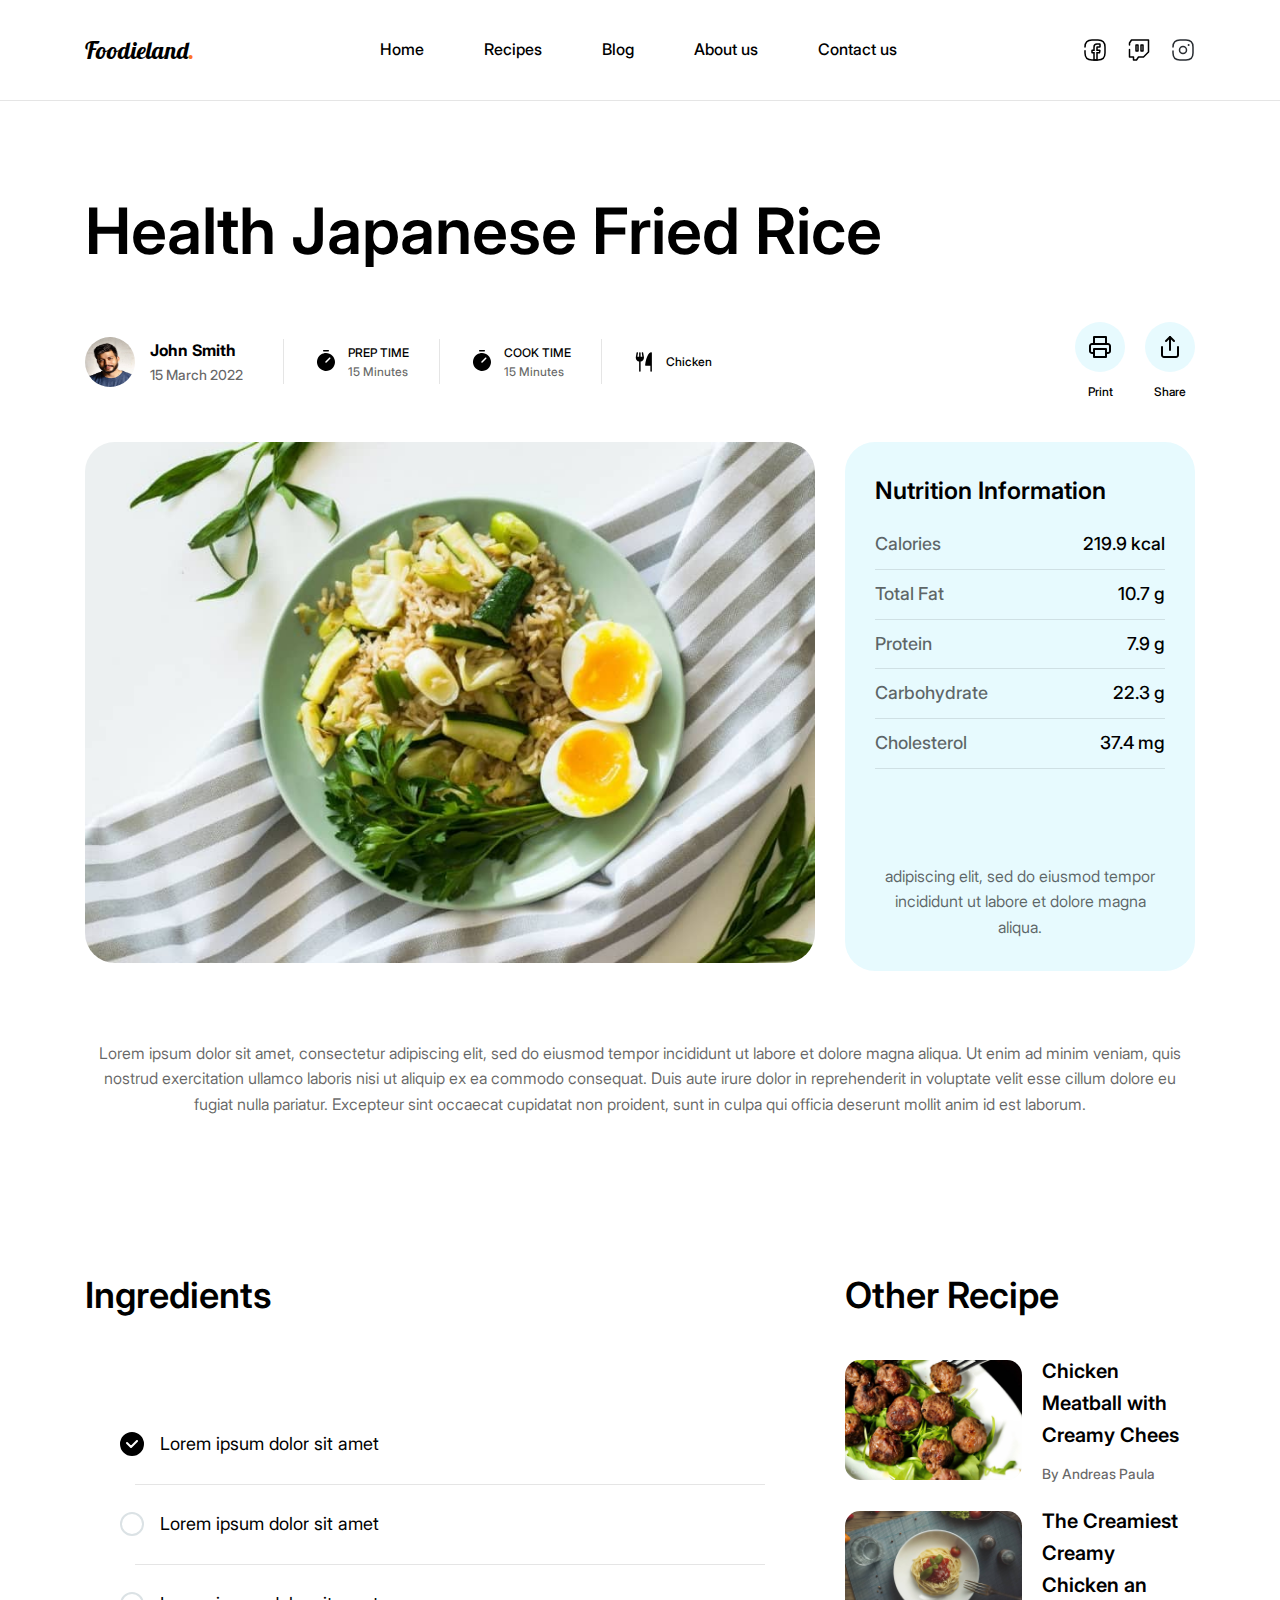
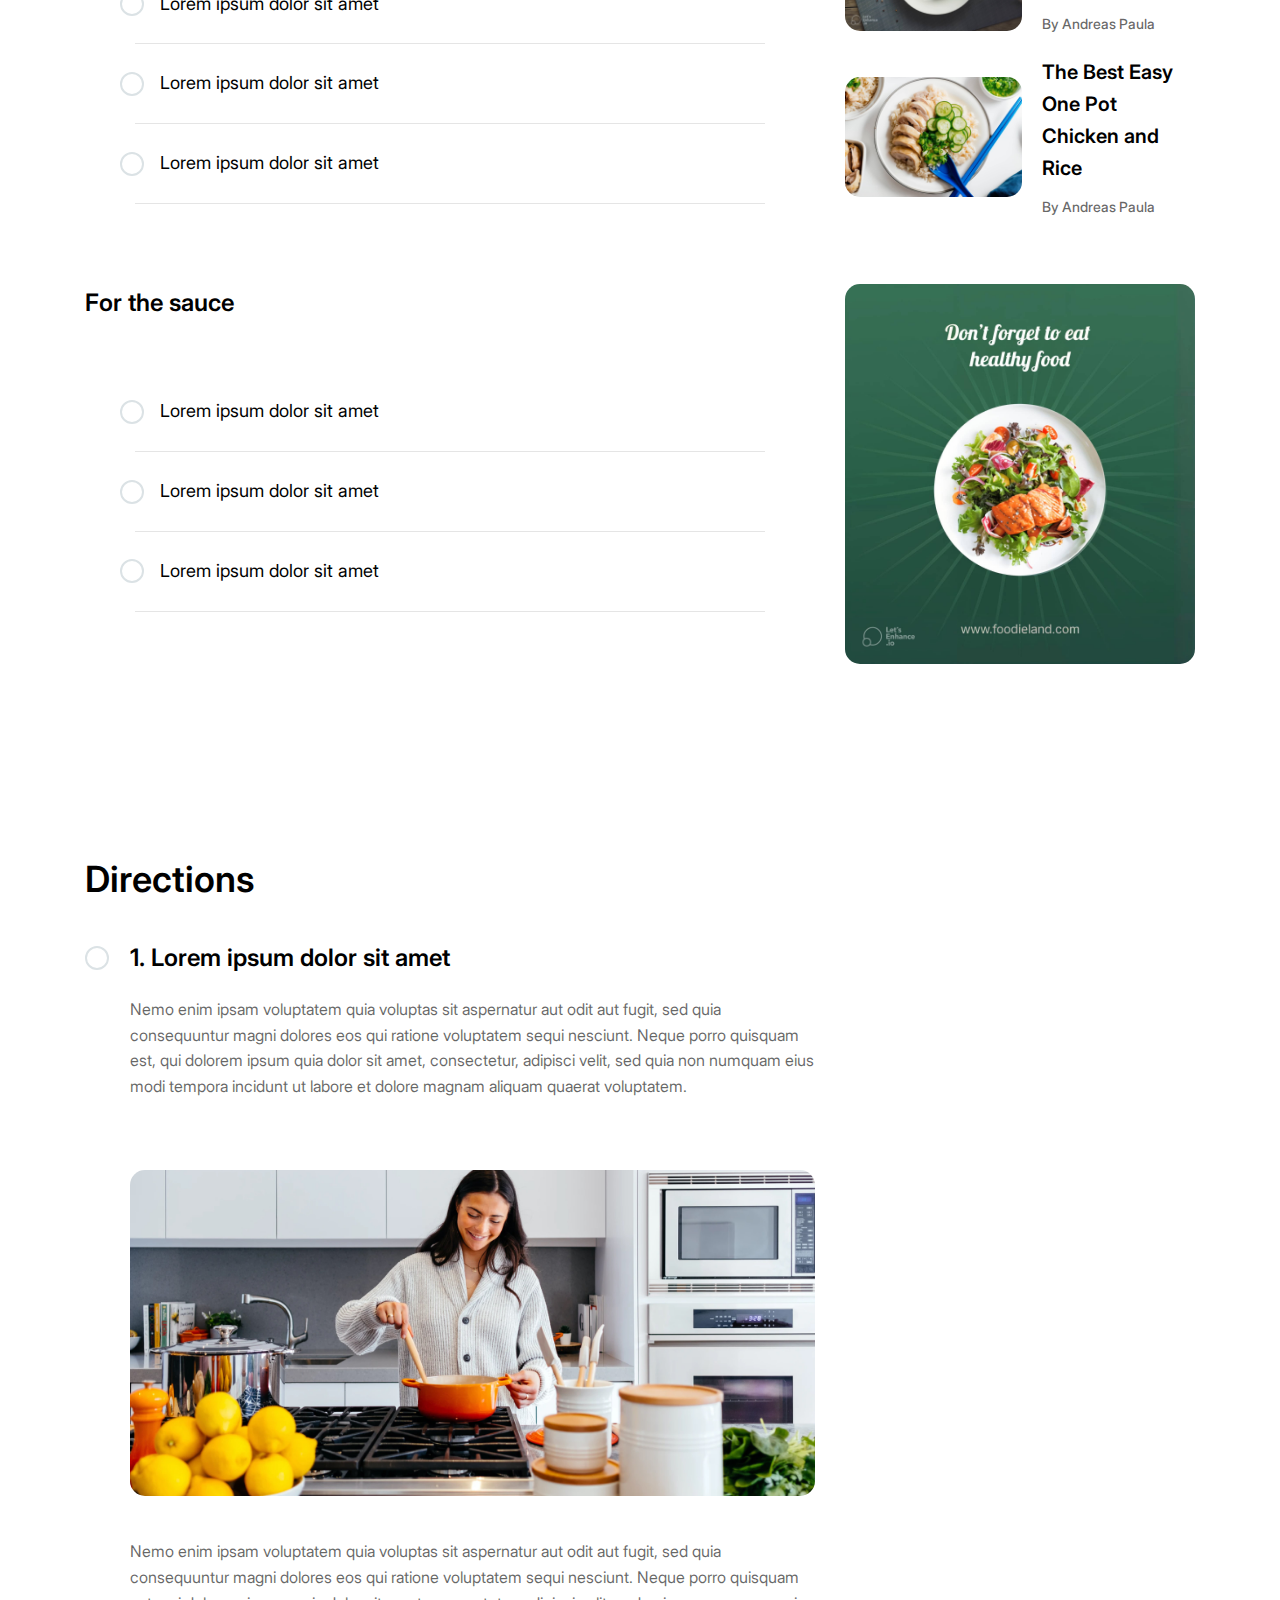
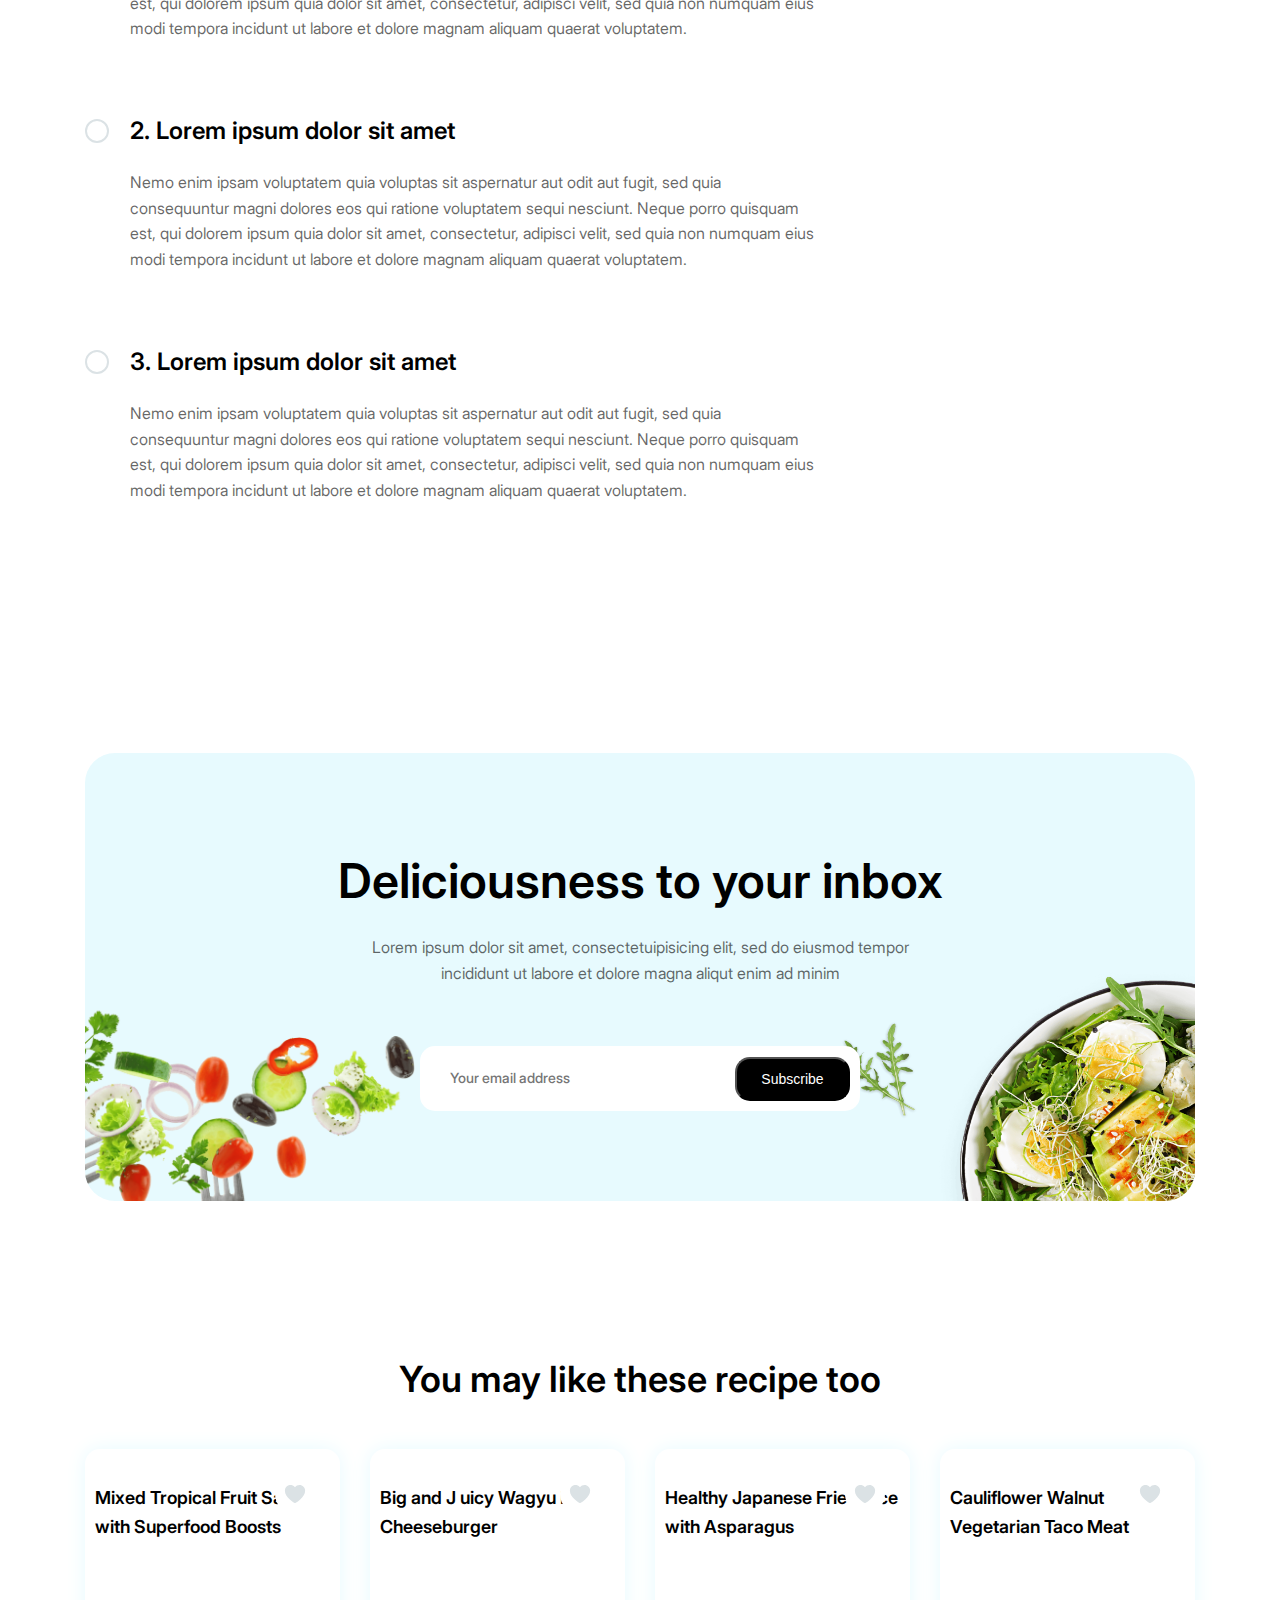
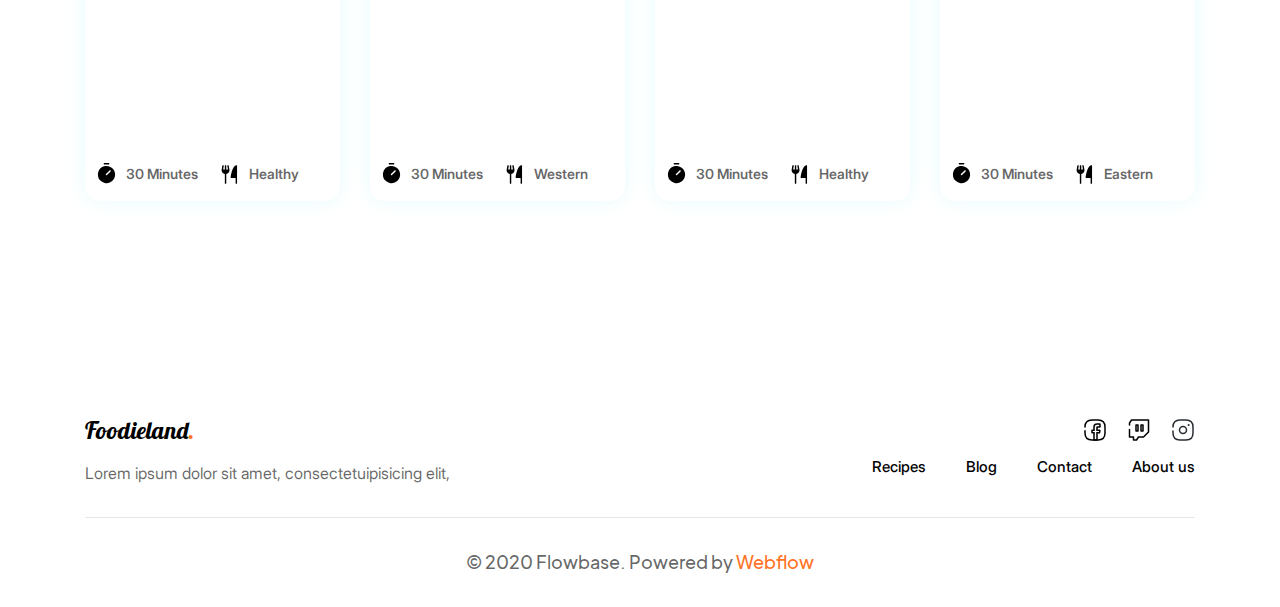
<file: index-2.html>
<!DOCTYPE html>
<html lang="en" dir="ltr">
<!--Recipes Page-->

<head>
    <meta charset="UTF-8">
    <meta name="viewport" content="width=device-width, initial-scale=1.0">
    <title>Recipes</title>
    <link rel="icon" href="./images/main-icon.png" type="image/png">
    <link rel="stylesheet" type="text/css" href="./styles/app.css">
</head>

<body>
    <header class="header">
        <div class="container">
            <nav class="navbar">
                <a href="#" class="app-title">Foodieland<span class="app-title__dot">.</span></a>
                <ul class="menu">
                    <li class="menu__item">
                        <a href="index.html" class="menu__link">Home</a>
                    </li>
                    <li class="menu__item">
                        <a href="index-2.html" class="menu__link">Recipes</a>
                    </li>
                    <li class="menu__item">
                        <a href="index-3.html" class="menu__link">Blog</a>
                    </li>
                    <li class="menu__item">
                        <a href="index-4.html" class="menu__link">About us</a>
                    </li>
                    <li class="menu__item">
                        <a href="#" class="menu__link">Contact us</a>
                    </li>
                </ul>
                <div class="menu-toggle">
                    <span class="menu-toggle__line"></span>
                </div>
                <div class="social">
                    <a href="#" class="social__link">
                        <svg class="social__icon" width="24" height="24" viewBox="0 0 24 24" fill="none">
                            <path
                                d="M14 9.29999V12.25H16.63C16.82 12.25 16.96 12.42 16.92 12.61L16.54 14.51C16.51 14.65 16.39 14.75 16.25 14.75H14V22H11V14.75H9.29999C9.12999 14.75 9 14.62 9 14.45V12.55C9 12.38 9.12999 12.25 9.29999 12.25H11V9C11 7.34 12.34 6 14 6H16.7C16.87 6 17 6.12999 17 6.29999V8.70001C17 8.87001 16.87 9 16.7 9H14.3C14.13 9 14 9.12999 14 9.29999Z"
                                stroke="black" stroke-width="1.5" stroke-miterlimit="10" stroke-linecap="round" />
                            <path d="M2 12.83V15C2 20 4 22 9 22H15C20 22 22 20 22 15V9C22 4 20 2 15 2H9C4 2 2 4 2 9"
                                stroke="black" stroke-width="1.5" stroke-linecap="round" stroke-linejoin="round" />
                        </svg>
                    </a>
                    <a href="#" class="social__link">
                        <svg class="social__icon" width="24" height="24" viewBox="0 0 24 24" fill="none">
                            <path d="M2.5 7V5L4.5 2H21.5V14L16.5 19H11.5L9.5 22H6.5V19H2.5V11.61" stroke="black"
                                stroke-width="1.5" stroke-miterlimit="10" stroke-linecap="round"
                                stroke-linejoin="round" />
                            <path d="M11 7H9V13H11V7Z" stroke="black" stroke-width="1.5" stroke-miterlimit="10"
                                stroke-linecap="round" stroke-linejoin="round" />
                            <path d="M16 7H14V13H16V7Z" stroke="black" stroke-width="1.5" stroke-miterlimit="10"
                                stroke-linecap="round" stroke-linejoin="round" />
                        </svg>
                    </a>
                    <a href="#" class="social__link">
                        <svg class="social__icon" width="24" height="24" viewBox="0 0 24 24" fill="none">
                            <path d="M2 13.03V15C2 20 4 22 9 22H15C20 22 22 20 22 15V9C22 4 20 2 15 2H9C4 2 2 4 2 9"
                                stroke="#292D32" stroke-width="1.5" stroke-linecap="round" stroke-linejoin="round" />
                            <path
                                d="M12 15.5C13.933 15.5 15.5 13.933 15.5 12C15.5 10.067 13.933 8.5 12 8.5C10.067 8.5 8.5 10.067 8.5 12C8.5 13.933 10.067 15.5 12 15.5Z"
                                stroke="#292D32" stroke-width="1.5" stroke-linecap="round" stroke-linejoin="round" />
                            <path d="M17.6361 7H17.6477" stroke="#292D32" stroke-width="2" stroke-linecap="round"
                                stroke-linejoin="round" />
                        </svg>
                    </a>
                </div>
            </nav>
        </div>
    </header>

    <main class="main">
        <div class="container">
            <section class="recipe-info">
                <div class="recipe-info-head">
                    <h1 class="recipe-info-head__title">Health Japanese Fried Rice</h1>
                    <div class="recipe-info-head__wrapper">
                        <div class="about-recipe">
                            <div class="avatar">
                                <img class="avatar__img" src="./images/home-avatar.jpeg" alt="Avatar">
                                <div class="avatar__wrapper">
                                    <p class="avatar__name">John Smith</p>
                                    <div class="avatar__date">15 March 2022</div>
                                </div>
                            </div>
                            <div class="preptime__werapper">
                                <svg class="about-recipe__icon" width="24" height="24" viewBox="0 0 24 24" fill="none">
                                    <path
                                        d="M9.75 1.5H14.25C14.4489 1.5 14.6397 1.42098 14.7803 1.28033C14.921 1.13968 15 0.948912 15 0.75C15 0.551088 14.921 0.360322 14.7803 0.21967C14.6397 0.0790176 14.4489 0 14.25 0L9.75 0C9.55109 0 9.36032 0.0790176 9.21967 0.21967C9.07902 0.360322 9 0.551088 9 0.75C9 0.948912 9.07902 1.13968 9.21967 1.28033C9.36032 1.42098 9.55109 1.5 9.75 1.5Z"
                                        fill="black" />
                                    <path
                                        d="M12 3C10.22 3 8.47991 3.52784 6.99987 4.51677C5.51983 5.50571 4.36628 6.91131 3.68509 8.55585C3.0039 10.2004 2.82567 12.01 3.17294 13.7558C3.5202 15.5016 4.37737 17.1053 5.63604 18.364C6.89472 19.6226 8.49836 20.4798 10.2442 20.8271C11.99 21.1743 13.7996 20.9961 15.4442 20.3149C17.0887 19.6337 18.4943 18.4802 19.4832 17.0001C20.4722 15.5201 21 13.78 21 12C20.9973 9.61388 20.0482 7.32626 18.361 5.63902C16.6737 3.95178 14.3861 3.0027 12 3ZM16.2426 8.81799L12.5304 12.5303C12.4607 12.6 12.378 12.6552 12.2871 12.6929C12.1961 12.7306 12.0985 12.75 12 12.75C11.9015 12.75 11.804 12.7306 11.713 12.6929C11.622 12.6553 11.5393 12.6 11.4697 12.5304C11.4 12.4607 11.3448 12.378 11.3071 12.2871C11.2694 12.1961 11.25 12.0985 11.25 12C11.25 11.9015 11.2694 11.804 11.3071 11.713C11.3448 11.622 11.4 11.5393 11.4696 11.4697L15.182 7.75736C15.2516 7.68771 15.3343 7.63246 15.4253 7.59477C15.5163 7.55708 15.6138 7.53767 15.7123 7.53767C15.8108 7.53767 15.9083 7.55707 15.9993 7.59476C16.0903 7.63244 16.173 7.68769 16.2426 7.75733C16.3123 7.82697 16.3675 7.90965 16.4052 8.00065C16.4429 8.09164 16.4623 8.18916 16.4623 8.28766C16.4623 8.38615 16.4429 8.48368 16.4052 8.57467C16.3675 8.66567 16.3123 8.74835 16.2427 8.81799H16.2426Z"
                                        fill="black" />
                                </svg>
                                <div class="about-recipe__info">
                                    <p class="about-recipe__subject">PREP TIME</p>
                                    <p class="about-recipe__time">15 Minutes</p>
                                </div>
                            </div>
                            <div class="cooktime__werapper">
                                <svg class="about-recipe__icon" width="24" height="24" viewBox="0 0 24 24" fill="none">
                                    <path
                                        d="M9.75 1.5H14.25C14.4489 1.5 14.6397 1.42098 14.7803 1.28033C14.921 1.13968 15 0.948912 15 0.75C15 0.551088 14.921 0.360322 14.7803 0.21967C14.6397 0.0790176 14.4489 0 14.25 0L9.75 0C9.55109 0 9.36032 0.0790176 9.21967 0.21967C9.07902 0.360322 9 0.551088 9 0.75C9 0.948912 9.07902 1.13968 9.21967 1.28033C9.36032 1.42098 9.55109 1.5 9.75 1.5Z"
                                        fill="black" />
                                    <path
                                        d="M12 3C10.22 3 8.47991 3.52784 6.99987 4.51677C5.51983 5.50571 4.36628 6.91131 3.68509 8.55585C3.0039 10.2004 2.82567 12.01 3.17294 13.7558C3.5202 15.5016 4.37737 17.1053 5.63604 18.364C6.89472 19.6226 8.49836 20.4798 10.2442 20.8271C11.99 21.1743 13.7996 20.9961 15.4442 20.3149C17.0887 19.6337 18.4943 18.4802 19.4832 17.0001C20.4722 15.5201 21 13.78 21 12C20.9973 9.61388 20.0482 7.32626 18.361 5.63902C16.6737 3.95178 14.3861 3.0027 12 3ZM16.2426 8.81799L12.5304 12.5303C12.4607 12.6 12.378 12.6552 12.2871 12.6929C12.1961 12.7306 12.0985 12.75 12 12.75C11.9015 12.75 11.804 12.7306 11.713 12.6929C11.622 12.6553 11.5393 12.6 11.4697 12.5304C11.4 12.4607 11.3448 12.378 11.3071 12.2871C11.2694 12.1961 11.25 12.0985 11.25 12C11.25 11.9015 11.2694 11.804 11.3071 11.713C11.3448 11.622 11.4 11.5393 11.4696 11.4697L15.182 7.75736C15.2516 7.68771 15.3343 7.63246 15.4253 7.59477C15.5163 7.55708 15.6138 7.53767 15.7123 7.53767C15.8108 7.53767 15.9083 7.55707 15.9993 7.59476C16.0903 7.63244 16.173 7.68769 16.2426 7.75733C16.3123 7.82697 16.3675 7.90965 16.4052 8.00065C16.4429 8.09164 16.4623 8.18916 16.4623 8.28766C16.4623 8.38615 16.4429 8.48368 16.4052 8.57467C16.3675 8.66567 16.3123 8.74835 16.2427 8.81799H16.2426Z"
                                        fill="black" />
                                </svg>
                                <div class="about-recipe__info">
                                    <p class="about-recipe__subject">COOK TIME</p>
                                    <p class="about-recipe__time">15 Minutes</p>
                                </div>
                            </div>
                            <div class="chicken__wrapper">
                                <svg class="about-recipe__icon" width="24" height="24" viewBox="0 0 24 24" fill="none">
                                    <path
                                        d="M11.9989 7.47893C11.9985 7.46538 11.998 7.45183 11.9969 7.43819C11.9957 7.42451 11.994 7.41101 11.9922 7.39754C11.9912 7.39059 11.9909 7.38367 11.9898 7.37667L11.2398 2.87667C11.2237 2.77947 11.1885 2.6864 11.1364 2.60278C11.0843 2.51916 11.0162 2.44663 10.936 2.38934C10.8559 2.33205 10.7652 2.29111 10.6692 2.26887C10.5732 2.24663 10.4738 2.24352 10.3766 2.25972C10.2794 2.27592 10.1864 2.31112 10.1028 2.36329C10.0192 2.41547 9.9467 2.4836 9.88946 2.5638C9.83222 2.644 9.79134 2.73469 9.76916 2.8307C9.74699 2.9267 9.74394 3.02613 9.76021 3.12331L10.3646 6.74999H8.625V2.99999C8.625 2.80108 8.54598 2.61031 8.40533 2.46966C8.26468 2.32901 8.07391 2.24999 7.875 2.24999C7.67609 2.24999 7.48532 2.32901 7.34467 2.46966C7.20402 2.61031 7.125 2.80108 7.125 2.99999V6.74999H5.38536L5.98979 3.12331C6.00606 3.02613 6.00301 2.9267 5.98083 2.8307C5.95866 2.73469 5.91778 2.644 5.86053 2.5638C5.80329 2.4836 5.73081 2.41547 5.64722 2.36329C5.56364 2.31112 5.47059 2.27592 5.3734 2.25972C5.27621 2.24352 5.17678 2.24663 5.08079 2.26887C4.9848 2.29111 4.89413 2.33205 4.81397 2.38934C4.73381 2.44663 4.66572 2.51916 4.6136 2.60278C4.56148 2.6864 4.52635 2.77947 4.51021 2.87667L3.76021 7.37667C3.75906 7.38367 3.75879 7.39059 3.75778 7.39754C3.75595 7.411 3.75426 7.42451 3.75311 7.43819C3.75197 7.45183 3.75146 7.46538 3.75105 7.47893C3.75087 7.48598 3.75 7.4929 3.75 7.49999C3.75 7.50667 3.75046 7.51322 3.7505 7.51986C3.75064 7.52448 3.75064 7.52906 3.75087 7.53364C3.75993 8.4912 4.1014 9.41586 4.71687 10.1495C5.33235 10.8831 6.18359 11.3801 7.125 11.5554V21C7.125 21.1989 7.20402 21.3897 7.34467 21.5303C7.48532 21.671 7.67609 21.75 7.875 21.75C8.07391 21.75 8.26468 21.671 8.40533 21.5303C8.54598 21.3897 8.625 21.1989 8.625 21V11.5554C9.56641 11.3801 10.4177 10.8831 11.0331 10.1495C11.6486 9.41586 11.9901 8.49119 11.9991 7.53364C11.9994 7.52906 11.9994 7.52448 11.9995 7.51986C11.9995 7.51322 12 7.50667 12 7.49999C12 7.4929 11.9991 7.48598 11.9989 7.47893Z"
                                        fill="black" />
                                    <path
                                        d="M19.8743 2.98673C19.874 2.97126 19.8732 2.95578 19.8719 2.94026C19.8711 2.92973 19.8702 2.9193 19.8689 2.90891C19.8673 2.89595 19.8653 2.883 19.863 2.87004C19.8607 2.85699 19.8582 2.84409 19.8552 2.83131C19.8529 2.82115 19.8502 2.81104 19.8474 2.80092C19.8432 2.78586 19.8388 2.77103 19.8337 2.75638C19.8323 2.75217 19.8313 2.74791 19.8298 2.7437C19.8281 2.73917 19.826 2.73495 19.8242 2.73047C19.8186 2.71577 19.8125 2.70134 19.8059 2.68716C19.8017 2.67791 19.7973 2.66879 19.7927 2.65979C19.7866 2.64771 19.7801 2.63582 19.7732 2.62413C19.7672 2.61365 19.761 2.60335 19.7545 2.59323C19.7483 2.58371 19.7419 2.57446 19.7353 2.56522C19.7274 2.55405 19.7193 2.54311 19.7108 2.53249C19.7046 2.52466 19.6981 2.51711 19.6916 2.50955C19.6822 2.49875 19.6727 2.48808 19.6627 2.47787C19.6558 2.47073 19.6486 2.46387 19.6413 2.457C19.6313 2.44748 19.6213 2.43814 19.6108 2.42921C19.6024 2.42203 19.5936 2.41525 19.5849 2.40843C19.5751 2.40083 19.5652 2.39328 19.5551 2.38614C19.5447 2.37886 19.534 2.37204 19.5232 2.36531C19.5141 2.35959 19.505 2.35382 19.4956 2.34851C19.4834 2.34155 19.4709 2.33514 19.4583 2.32887C19.4496 2.32457 19.441 2.32027 19.4322 2.31628C19.4189 2.31033 19.4054 2.30493 19.3917 2.29971C19.3826 2.29628 19.3736 2.29285 19.3644 2.28973C19.3513 2.28529 19.338 2.2814 19.3246 2.27769C19.3138 2.27472 19.3032 2.27193 19.2924 2.26941C19.2805 2.26671 19.2684 2.26437 19.2563 2.26222C19.2432 2.25984 19.23 2.25783 19.2167 2.25618C19.2065 2.25494 19.1962 2.25394 19.1859 2.25307C19.1706 2.25183 19.1551 2.25105 19.1396 2.25073C19.1347 2.25064 19.1299 2.25 19.125 2.25C19.1204 2.25 19.116 2.2506 19.1115 2.25069C19.0961 2.25096 19.0807 2.25179 19.0653 2.25302C19.0547 2.25385 19.0443 2.2548 19.0338 2.25609C19.0209 2.25769 19.008 2.2597 18.995 2.26199C18.982 2.26428 18.969 2.2668 18.9563 2.26978C18.9461 2.27211 18.936 2.27476 18.9259 2.27756C18.9108 2.28168 18.896 2.28621 18.8813 2.29129C18.8771 2.29271 18.8729 2.29362 18.8687 2.29513C18.8594 2.29852 18.8503 2.30255 18.8411 2.30598C18.8376 2.3074 18.8341 2.30864 18.8306 2.3101C16.8984 3.03625 15.3511 5.4066 14.2315 9.35806C13.7236 11.1814 13.3551 13.0408 13.1293 14.9201C13.1181 15.0247 13.129 15.1305 13.1614 15.2306C13.1937 15.3308 13.2468 15.423 13.3171 15.5012C13.3875 15.5795 13.4735 15.6421 13.5696 15.685C13.6657 15.7278 13.7697 15.75 13.875 15.75H18.375V21C18.375 21.1989 18.454 21.3897 18.5946 21.5303C18.7353 21.671 18.9261 21.75 19.125 21.75C19.3239 21.75 19.5146 21.671 19.6553 21.5303C19.7959 21.3897 19.875 21.1989 19.875 21V3C19.875 2.99551 19.8744 2.99121 19.8743 2.98673Z"
                                        fill="black" />
                                </svg>
                                <p class="about-recipe__subject">Chicken</p>
                            </div>
                        </div>
                        <div class="head-btns">
                            <div class="head-btns-print">
                                <div class="head-btns__btn">
                                    <svg width="24" height="24" viewBox="0 0 24 24" fill="none">
                                        <path d="M5.99988 9V2H17.9999V9" stroke="black" stroke-width="2"
                                            stroke-linecap="round" stroke-linejoin="round" />
                                        <path
                                            d="M5.99988 18H3.99988C3.46944 18 2.96074 17.7893 2.58566 17.4142C2.21059 17.0391 1.99988 16.5304 1.99988 16V11C1.99988 10.4696 2.21059 9.96086 2.58566 9.58579C2.96074 9.21071 3.46944 9 3.99988 9H19.9999C20.5303 9 21.039 9.21071 21.4141 9.58579C21.7892 9.96086 21.9999 10.4696 21.9999 11V16C21.9999 16.5304 21.7892 17.0391 21.4141 17.4142C21.039 17.7893 20.5303 18 19.9999 18H17.9999"
                                            stroke="black" stroke-width="2" stroke-linecap="round"
                                            stroke-linejoin="round" />
                                        <path d="M17.9999 14H5.99988V22H17.9999V14Z" stroke="black" stroke-width="2"
                                            stroke-linecap="round" stroke-linejoin="round" />
                                    </svg>
                                </div>
                                <p class="head-btns__text">Print</p>
                            </div>
                            <div class="head-btns-share">
                                <div class="head-btns__btn">
                                    <svg width="24" height="24" viewBox="0 0 24 24" fill="none">
                                        <path
                                            d="M4 12V20C4 20.5304 4.21071 21.0391 4.58579 21.4142C4.96086 21.7893 5.46957 22 6 22H18C18.5304 22 19.0391 21.7893 19.4142 21.4142C19.7893 21.0391 20 20.5304 20 20V12"
                                            stroke="black" stroke-width="2" stroke-linecap="round"
                                            stroke-linejoin="round" />
                                        <path d="M16 6L12 2L8 6" stroke="black" stroke-width="2" stroke-linecap="round"
                                            stroke-linejoin="round" />
                                        <path d="M12 2V15" stroke="black" stroke-width="2" stroke-linecap="round"
                                            stroke-linejoin="round" />
                                    </svg>
                                </div>
                                <p class="head-btns__text">Share</p>
                            </div>
                        </div>
                    </div>
                </div>

                <div class="recipe-info-content">
                    <div class="row">
                        <div class="col-12 col-xl-8">
                            <img class="recipe-info-content__img" src="./images/recipe-details-page-main-img.jpg"
                                alt="Main Media Image">
                        </div>
                        <div class="col-12 col-xl-4">
                            <div class="recipe-info-content__details">
                                <div class="recipe-info-content__head">
                                    <h3 class="recipe-info-content__title">Nutrition Information</h3>
                                    <p class="recipe-info-resource">Calories
                                        <span class="recipe-info-resource__unit">219.9 kcal</span>
                                    </p>
                                    <p class="recipe-info-resource">Total Fat
                                        <span class="recipe-info-resource__unit">10.7 g</span>
                                    </p>
                                    <p class="recipe-info-resource">Protein
                                        <span class="recipe-info-resource__unit">7.9 g</span>
                                    </p>
                                    <p class="recipe-info-resource">Carbohydrate
                                        <span class="recipe-info-resource__unit">22.3 g</span>
                                    </p>
                                    <p class="recipe-info-resource">Cholesterol
                                        <span class="recipe-info-resource__unit">37.4 mg</span>
                                    </p>
                                </div>
                                <p class="recipe-info-content__caption">adipiscing elit, sed do eiusmod tempor
                                    incididunt ut labore et dolore magna aliqua.</p>
                            </div>
                        </div>
                    </div>
                </div>

                <p class="recipe-info__caption">Lorem ipsum dolor sit amet, consectetur adipiscing elit, sed do eiusmod
                    tempor incididunt ut labore et dolore magna aliqua. Ut enim ad minim veniam, quis nostrud
                    exercitation ullamco laboris nisi ut aliquip ex ea commodo consequat. Duis aute irure dolor in
                    reprehenderit in voluptate velit esse cillum dolore eu fugiat nulla pariatur. Excepteur sint
                    occaecat cupidatat non proident, sunt in culpa qui officia deserunt mollit anim id est laborum.</p>
            </section>

            <section class="ingredient">
                <div class="main-dish">
                    <div class="row">
                        <div class="col-12 col-lg-6 col-xl-8">
                            <div class="ingredient__wrapper">
                                <h3 class="ingredient__title">Ingredients</h3>
                                <ul class="ingredient-menu">
                                    <li class="ingredient-menu__item ingredient-menu__item--active">
                                        <svg class="ingredient-menu__icon" width="12" height="8" viewBox="0 0 12 8"
                                            fill="none">
                                            <path d="M1 3L5 7L11 1" stroke="white" stroke-width="2"
                                                stroke-linecap="round" stroke-linejoin="round" />
                                        </svg>
                                        Lorem ipsum dolor sit amet
                                    </li>
                                    <li class="ingredient-menu__item">
                                        <svg class="ingredient-menu__icon" width="12" height="8" viewBox="0 0 12 8"
                                            fill="none">
                                            <path d="M1 3L5 7L11 1" stroke="white" stroke-width="2"
                                                stroke-linecap="round" stroke-linejoin="round" />
                                        </svg>
                                        Lorem ipsum dolor sit amet
                                    </li>
                                    <li class="ingredient-menu__item">
                                        <svg class="ingredient-menu__icon" width="12" height="8" viewBox="0 0 12 8"
                                            fill="none">
                                            <path d="M1 3L5 7L11 1" stroke="white" stroke-width="2"
                                                stroke-linecap="round" stroke-linejoin="round" />
                                        </svg>
                                        Lorem ipsum dolor sit amet
                                    </li>
                                    <li class="ingredient-menu__item">
                                        <svg class="ingredient-menu__icon" width="12" height="8" viewBox="0 0 12 8"
                                            fill="none">
                                            <path d="M1 3L5 7L11 1" stroke="white" stroke-width="2"
                                                stroke-linecap="round" stroke-linejoin="round" />
                                        </svg>
                                        Lorem ipsum dolor sit amet
                                    </li>
                                    <li class="ingredient-menu__item">
                                        <svg class="ingredient-menu__icon" width="12" height="8" viewBox="0 0 12 8"
                                            fill="none">
                                            <path d="M1 3L5 7L11 1" stroke="white" stroke-width="2"
                                                stroke-linecap="round" stroke-linejoin="round" />
                                        </svg>
                                        Lorem ipsum dolor sit amet
                                    </li>
                                </ul>
                            </div>
                        </div>
                        <div class="col-12 col-lg-6 col-xl-4">
                            <div class="other-recipe">
                                <h3 class="ingredient__title">Other Recipe</h3>
                                <div class="other-recipe-content">
                                    <img src="./images/recipes-5.jpg" alt="Other Recipe"
                                        class="other-recipe-content__img">
                                    <div class="other-recipe-content__info">
                                        <h4 class="other-recipe-content__title">Chicken Meatball with Creamy Chees</h4>
                                        <p class="other-recipe-content__subject">By Andreas Paula</p>
                                    </div>
                                </div>
                                <div class="other-recipe-content">
                                    <img src="./images/recipes-8.jpg" alt="Other Recipe"
                                        class="other-recipe-content__img">
                                    <div class="other-recipe-content__info">
                                        <h4 class="other-recipe-content__title">The Creamiest Creamy Chicken an</h4>
                                        <p class="other-recipe-content__subject">By Andreas Paula</p>
                                    </div>
                                </div>
                                <div class="other-recipe-content">
                                    <img src="./images/recipes-7.jpg" alt="Other Recipe"
                                        class="other-recipe-content__img">
                                    <div class="other-recipe-content__info">
                                        <h4 class="other-recipe-content__title">The Best Easy One Pot Chicken and Rice
                                        </h4>
                                        <p class="other-recipe-content__subject">By Andreas Paula</p>
                                    </div>
                                </div>
                            </div>
                        </div>
                    </div>
                </div>
                <div class="sauce">
                    <div class="row">
                        <div class="col-12 col-lg-6 col-xl-8">
                            <h4 class="sauce__title">For the sauce</h4>
                            <ul class="ingredient-menu">
                                <li class="ingredient-menu__item">
                                    <svg class="ingredient-menu__icon" width="12" height="8" viewBox="0 0 12 8"
                                        fill="none">
                                        <path d="M1 3L5 7L11 1" stroke="white" stroke-width="2" stroke-linecap="round"
                                            stroke-linejoin="round" />
                                    </svg>
                                    Lorem ipsum dolor sit amet
                                </li>
                                <li class="ingredient-menu__item">
                                    <svg class="ingredient-menu__icon" width="12" height="8" viewBox="0 0 12 8"
                                        fill="none">
                                        <path d="M1 3L5 7L11 1" stroke="white" stroke-width="2" stroke-linecap="round"
                                            stroke-linejoin="round" />
                                    </svg>
                                    Lorem ipsum dolor sit amet
                                </li>
                                <li class="ingredient-menu__item">
                                    <svg class="ingredient-menu__icon" width="12" height="8" viewBox="0 0 12 8"
                                        fill="none">
                                        <path d="M1 3L5 7L11 1" stroke="white" stroke-width="2" stroke-linecap="round"
                                            stroke-linejoin="round" />
                                    </svg>
                                    Lorem ipsum dolor sit amet
                                </li>
                            </ul>
                        </div>
                        <div class="col-12 col-lg-6 col-xl-4">
                            <img src="./images/recipes-ads.jpg" alt="Sauce Ad" class="sauce__img">
                        </div>
                    </div>
                </div>
            </section>

            <section class="directions">
                <div class="row">
                    <div class="col-12 col-xl-8">
                        <h3 class="directions__title">Directions</h3>
                        <div class="directions-content">
                            <h4 class="directions-content__subject">1. Lorem ipsum dolor sit amet</h4>
                            <p class="directions-content__caption">Nemo enim ipsam voluptatem quia voluptas sit
                                aspernatur aut odit aut fugit, sed quia consequuntur magni dolores eos qui ratione
                                voluptatem sequi nesciunt. Neque porro quisquam est, qui dolorem ipsum quia dolor sit
                                amet, consectetur, adipisci velit, sed quia non numquam eius modi tempora incidunt ut
                                labore et dolore magnam aliquam quaerat voluptatem.</p>
                            <img src="./images/directions-image.jpg" alt="Direction Image"
                                class="directions-content__img">
                            <p class="directions-content__caption">Nemo enim ipsam voluptatem quia voluptas sit
                                aspernatur aut odit aut fugit, sed quia consequuntur magni dolores eos qui ratione
                                voluptatem sequi nesciunt. Neque porro quisquam est, qui dolorem ipsum quia dolor sit
                                amet, consectetur, adipisci velit, sed quia non numquam eius modi tempora incidunt ut
                                labore et dolore magnam aliquam quaerat voluptatem.</p>

                            <h4 class="directions-content__subject">2. Lorem ipsum dolor sit amet</h4>
                            <p class="directions-content__caption">Nemo enim ipsam voluptatem quia voluptas sit
                                aspernatur aut odit aut fugit, sed quia consequuntur magni dolores eos qui ratione
                                voluptatem sequi nesciunt. Neque porro quisquam est, qui dolorem ipsum quia dolor sit
                                amet, consectetur, adipisci velit, sed quia non numquam eius modi tempora incidunt ut
                                labore et dolore magnam aliquam quaerat voluptatem.</p>

                            <h4 class="directions-content__subject">3. Lorem ipsum dolor sit amet</h4>
                            <p class="directions-content__caption">Nemo enim ipsam voluptatem quia voluptas sit
                                aspernatur aut odit aut fugit, sed quia consequuntur magni dolores eos qui ratione
                                voluptatem sequi nesciunt. Neque porro quisquam est, qui dolorem ipsum quia dolor sit
                                amet, consectetur, adipisci velit, sed quia non numquam eius modi tempora incidunt ut
                                labore et dolore magnam aliquam quaerat voluptatem.</p>
                        </div>
                    </div>
                </div>
            </section>

            <section class="inbox">
                <h2 class="inbox__title">Deliciousness to your inbox</h2>
                <p class="inbox__caption">Lorem ipsum dolor sit amet, consectetuipisicing elit, sed do eiusmod tempor
                    incididunt ut labore et dolore magna aliqut enim ad minim </p>
                <form class="inbox-form">
                    <input class="inbox-form__input" type="email" placeholder="Your email address">
                    <button class="app-btn inbox-form__button">Subscribe</button>
                </form>
                <img class="inbox__img inbox__img-1" src="./images/inbox-img-1.png" alt="Image Inbox">
                <img class="inbox__img inbox__img-2" src="./images/inbox-img-2.png" alt="Image Inbox">
            </section>

            <section class="other-like-recipes">
                <h3 class="other-like-recipes__title">You may like these recipe too</h3>
                <div class="row">
                    <div class="col-12 col-md-6 col-xl-3">
                        <div class="delicious-recipe__content">
                            <div class="delicious-recipe__head">
                                <img class="delicious-recipe__img" src="./images/d-recipes-1.jpg" alt="Delicious Recipe"
                                    loading="lazy">
                                <div class="recipes-like">
                                    <svg class="recipes-like__icon" width="22" height="18" viewBox="0 0 22 18"
                                        fill="none">
                                        <path
                                            d="M15.5022 8.2786e-06C14.6291 -0.00149138 13.7677 0.200775 12.9865 0.590718C12.2052 0.980661 11.5258 1.54752 11.0022 2.24621C10.293 1.30266 9.30512 0.606001 8.17823 0.254824C7.05134 -0.0963541 5.84256 -0.0842713 4.72291 0.289363C3.60327 0.662997 2.62948 1.37926 1.93932 2.3368C1.24916 3.29434 0.877596 4.44467 0.877197 5.62501C0.877197 12.3621 10.2373 17.6813 10.6357 17.9044C10.7477 17.9671 10.8739 18 11.0022 18C11.1305 18 11.2567 17.9671 11.3687 17.9044C13.0902 16.8961 14.7059 15.7173 16.1914 14.3856C19.4665 11.438 21.1272 8.49047 21.1272 5.62501C21.1255 4.13368 20.5323 2.70393 19.4778 1.6494C18.4233 0.594873 16.9935 0.00169855 15.5022 8.2786e-06Z"
                                            fill="#DBE2E5" />
                                    </svg>
                                </div>
                                <h3 class="delicious-recipe__title">Mixed Tropical Fruit Salad with Superfood Boosts
                                </h3>
                            </div>
                            <div class="tips-wrapper">
                                <div class="d-timer">
                                    <svg class="recipes-tips-timer__icon" width="24" height="24" viewBox="0 0 24 24"
                                        fill="none">
                                        <path
                                            d="M9.75 1.5H14.25C14.4489 1.5 14.6397 1.42098 14.7803 1.28033C14.921 1.13968 15 0.948912 15 0.75C15 0.551088 14.921 0.360322 14.7803 0.21967C14.6397 0.0790176 14.4489 0 14.25 0L9.75 0C9.55109 0 9.36032 0.0790176 9.21967 0.21967C9.07902 0.360322 9 0.551088 9 0.75C9 0.948912 9.07902 1.13968 9.21967 1.28033C9.36032 1.42098 9.55109 1.5 9.75 1.5Z"
                                            fill="black" />
                                        <path
                                            d="M12 3C10.22 3 8.47991 3.52784 6.99987 4.51677C5.51983 5.50571 4.36628 6.91131 3.68509 8.55585C3.0039 10.2004 2.82567 12.01 3.17294 13.7558C3.5202 15.5016 4.37737 17.1053 5.63604 18.364C6.89472 19.6226 8.49836 20.4798 10.2442 20.8271C11.99 21.1743 13.7996 20.9961 15.4442 20.3149C17.0887 19.6337 18.4943 18.4802 19.4832 17.0001C20.4722 15.5201 21 13.78 21 12C20.9973 9.61388 20.0482 7.32626 18.361 5.63902C16.6737 3.95178 14.3861 3.0027 12 3ZM16.2426 8.81799L12.5304 12.5303C12.4607 12.6 12.378 12.6552 12.2871 12.6929C12.1961 12.7306 12.0985 12.75 12 12.75C11.9015 12.75 11.804 12.7306 11.713 12.6929C11.622 12.6553 11.5393 12.6 11.4697 12.5304C11.4 12.4607 11.3448 12.378 11.3071 12.2871C11.2694 12.1961 11.25 12.0985 11.25 12C11.25 11.9015 11.2694 11.804 11.3071 11.713C11.3448 11.622 11.4 11.5393 11.4696 11.4697L15.182 7.75736C15.2516 7.68771 15.3343 7.63246 15.4253 7.59477C15.5163 7.55708 15.6138 7.53767 15.7123 7.53767C15.8108 7.53767 15.9083 7.55707 15.9993 7.59476C16.0903 7.63244 16.173 7.68769 16.2426 7.75733C16.3123 7.82697 16.3675 7.90965 16.4052 8.00065C16.4429 8.09164 16.4623 8.18916 16.4623 8.28766C16.4623 8.38615 16.4429 8.48368 16.4052 8.57467C16.3675 8.66567 16.3123 8.74835 16.2427 8.81799H16.2426Z"
                                            fill="black" />
                                    </svg>
                                    <span class="recipes-tips-timer__text">30 Minutes</span>
                                </div>
                                <div class="d-fork">
                                    <svg class="recipes-tips-fork__icon" width="24" height="24" viewBox="0 0 24 24"
                                        fill="none">
                                        <path
                                            d="M11.9989 7.47893C11.9985 7.46538 11.998 7.45183 11.9969 7.43819C11.9957 7.42451 11.994 7.41101 11.9922 7.39754C11.9912 7.39059 11.9909 7.38367 11.9898 7.37667L11.2398 2.87667C11.2237 2.77947 11.1885 2.6864 11.1364 2.60278C11.0843 2.51916 11.0162 2.44663 10.936 2.38934C10.8559 2.33205 10.7652 2.29111 10.6692 2.26887C10.5732 2.24663 10.4738 2.24352 10.3766 2.25972C10.2794 2.27592 10.1864 2.31112 10.1028 2.36329C10.0192 2.41547 9.9467 2.4836 9.88946 2.5638C9.83222 2.644 9.79134 2.73469 9.76916 2.8307C9.74699 2.9267 9.74394 3.02613 9.76021 3.12331L10.3646 6.74999H8.625V2.99999C8.625 2.80108 8.54598 2.61031 8.40533 2.46966C8.26468 2.32901 8.07391 2.24999 7.875 2.24999C7.67609 2.24999 7.48532 2.32901 7.34467 2.46966C7.20402 2.61031 7.125 2.80108 7.125 2.99999V6.74999H5.38536L5.98979 3.12331C6.00606 3.02613 6.00301 2.9267 5.98083 2.8307C5.95866 2.73469 5.91778 2.644 5.86053 2.5638C5.80329 2.4836 5.73081 2.41547 5.64722 2.36329C5.56364 2.31112 5.47059 2.27592 5.3734 2.25972C5.27621 2.24352 5.17678 2.24663 5.08079 2.26887C4.9848 2.29111 4.89413 2.33205 4.81397 2.38934C4.73381 2.44663 4.66572 2.51916 4.6136 2.60278C4.56148 2.6864 4.52635 2.77947 4.51021 2.87667L3.76021 7.37667C3.75906 7.38367 3.75879 7.39059 3.75778 7.39754C3.75595 7.411 3.75426 7.42451 3.75311 7.43819C3.75197 7.45183 3.75146 7.46538 3.75105 7.47893C3.75087 7.48598 3.75 7.4929 3.75 7.49999C3.75 7.50667 3.75046 7.51322 3.7505 7.51986C3.75064 7.52448 3.75064 7.52906 3.75087 7.53364C3.75993 8.4912 4.1014 9.41586 4.71687 10.1495C5.33235 10.8831 6.18359 11.3801 7.125 11.5554V21C7.125 21.1989 7.20402 21.3897 7.34467 21.5303C7.48532 21.671 7.67609 21.75 7.875 21.75C8.07391 21.75 8.26468 21.671 8.40533 21.5303C8.54598 21.3897 8.625 21.1989 8.625 21V11.5554C9.56641 11.3801 10.4177 10.8831 11.0331 10.1495C11.6486 9.41586 11.9901 8.49119 11.9991 7.53364C11.9994 7.52906 11.9994 7.52448 11.9995 7.51986C11.9995 7.51322 12 7.50667 12 7.49999C12 7.4929 11.9991 7.48598 11.9989 7.47893Z"
                                            fill="black" />
                                        <path
                                            d="M19.8743 2.98673C19.874 2.97126 19.8732 2.95578 19.8719 2.94026C19.8711 2.92973 19.8702 2.9193 19.8689 2.90891C19.8673 2.89595 19.8653 2.883 19.863 2.87004C19.8607 2.85699 19.8582 2.84409 19.8552 2.83131C19.8529 2.82115 19.8502 2.81104 19.8474 2.80092C19.8432 2.78586 19.8388 2.77103 19.8337 2.75638C19.8323 2.75217 19.8313 2.74791 19.8298 2.7437C19.8281 2.73917 19.826 2.73495 19.8242 2.73047C19.8186 2.71577 19.8125 2.70134 19.8059 2.68716C19.8017 2.67791 19.7973 2.66879 19.7927 2.65979C19.7866 2.64771 19.7801 2.63582 19.7732 2.62413C19.7672 2.61365 19.761 2.60335 19.7545 2.59323C19.7483 2.58371 19.7419 2.57446 19.7353 2.56522C19.7274 2.55405 19.7193 2.54311 19.7108 2.53249C19.7046 2.52466 19.6981 2.51711 19.6916 2.50955C19.6822 2.49875 19.6727 2.48808 19.6627 2.47787C19.6558 2.47073 19.6486 2.46387 19.6413 2.457C19.6313 2.44748 19.6213 2.43814 19.6108 2.42921C19.6024 2.42203 19.5936 2.41525 19.5849 2.40843C19.5751 2.40083 19.5652 2.39328 19.5551 2.38614C19.5447 2.37886 19.534 2.37204 19.5232 2.36531C19.5141 2.35959 19.505 2.35382 19.4956 2.34851C19.4834 2.34155 19.4709 2.33514 19.4583 2.32887C19.4496 2.32457 19.441 2.32027 19.4322 2.31628C19.4189 2.31033 19.4054 2.30493 19.3917 2.29971C19.3826 2.29628 19.3736 2.29285 19.3644 2.28973C19.3513 2.28529 19.338 2.2814 19.3246 2.27769C19.3138 2.27472 19.3032 2.27193 19.2924 2.26941C19.2805 2.26671 19.2684 2.26437 19.2563 2.26222C19.2432 2.25984 19.23 2.25783 19.2167 2.25618C19.2065 2.25494 19.1962 2.25394 19.1859 2.25307C19.1706 2.25183 19.1551 2.25105 19.1396 2.25073C19.1347 2.25064 19.1299 2.25 19.125 2.25C19.1204 2.25 19.116 2.2506 19.1115 2.25069C19.0961 2.25096 19.0807 2.25179 19.0653 2.25302C19.0547 2.25385 19.0443 2.2548 19.0338 2.25609C19.0209 2.25769 19.008 2.2597 18.995 2.26199C18.982 2.26428 18.969 2.2668 18.9563 2.26978C18.9461 2.27211 18.936 2.27476 18.9259 2.27756C18.9108 2.28168 18.896 2.28621 18.8813 2.29129C18.8771 2.29271 18.8729 2.29362 18.8687 2.29513C18.8594 2.29852 18.8503 2.30255 18.8411 2.30598C18.8376 2.3074 18.8341 2.30864 18.8306 2.3101C16.8984 3.03625 15.3511 5.4066 14.2315 9.35806C13.7236 11.1814 13.3551 13.0408 13.1293 14.9201C13.1181 15.0247 13.129 15.1305 13.1614 15.2306C13.1937 15.3308 13.2468 15.423 13.3171 15.5012C13.3875 15.5795 13.4735 15.6421 13.5696 15.685C13.6657 15.7278 13.7697 15.75 13.875 15.75H18.375V21C18.375 21.1989 18.454 21.3897 18.5946 21.5303C18.7353 21.671 18.9261 21.75 19.125 21.75C19.3239 21.75 19.5146 21.671 19.6553 21.5303C19.7959 21.3897 19.875 21.1989 19.875 21V3C19.875 2.99551 19.8744 2.99121 19.8743 2.98673Z"
                                            fill="black" />
                                    </svg>
                                    <span class="recipes-tips-fork__text">Healthy</span>
                                </div>
                            </div>
                        </div>
                    </div>
                    <div class="col-12 col-md-6 col-xl-3">
                        <div class="delicious-recipe__content">
                            <div class="delicious-recipe__head">
                                <img class="delicious-recipe__img" src="./images/d-recipes-2.jpg" alt="Delicious Recipe"
                                    loading="lazy">
                                <div class="recipes-like">
                                    <svg class="recipes-like__icon" width="22" height="18" viewBox="0 0 22 18"
                                        fill="none">
                                        <path
                                            d="M15.5022 8.2786e-06C14.6291 -0.00149138 13.7677 0.200775 12.9865 0.590718C12.2052 0.980661 11.5258 1.54752 11.0022 2.24621C10.293 1.30266 9.30512 0.606001 8.17823 0.254824C7.05134 -0.0963541 5.84256 -0.0842713 4.72291 0.289363C3.60327 0.662997 2.62948 1.37926 1.93932 2.3368C1.24916 3.29434 0.877596 4.44467 0.877197 5.62501C0.877197 12.3621 10.2373 17.6813 10.6357 17.9044C10.7477 17.9671 10.8739 18 11.0022 18C11.1305 18 11.2567 17.9671 11.3687 17.9044C13.0902 16.8961 14.7059 15.7173 16.1914 14.3856C19.4665 11.438 21.1272 8.49047 21.1272 5.62501C21.1255 4.13368 20.5323 2.70393 19.4778 1.6494C18.4233 0.594873 16.9935 0.00169855 15.5022 8.2786e-06Z"
                                            fill="#DBE2E5" />
                                    </svg>
                                </div>
                                <h3 class="delicious-recipe__title">Big and J uicy Wagyu Beef Cheeseburger</h3>
                            </div>
                            <div class="tips-wrapper">
                                <div class="d-timer">
                                    <svg class="recipes-tips-timer__icon" width="24" height="24" viewBox="0 0 24 24"
                                        fill="none">
                                        <path
                                            d="M9.75 1.5H14.25C14.4489 1.5 14.6397 1.42098 14.7803 1.28033C14.921 1.13968 15 0.948912 15 0.75C15 0.551088 14.921 0.360322 14.7803 0.21967C14.6397 0.0790176 14.4489 0 14.25 0L9.75 0C9.55109 0 9.36032 0.0790176 9.21967 0.21967C9.07902 0.360322 9 0.551088 9 0.75C9 0.948912 9.07902 1.13968 9.21967 1.28033C9.36032 1.42098 9.55109 1.5 9.75 1.5Z"
                                            fill="black" />
                                        <path
                                            d="M12 3C10.22 3 8.47991 3.52784 6.99987 4.51677C5.51983 5.50571 4.36628 6.91131 3.68509 8.55585C3.0039 10.2004 2.82567 12.01 3.17294 13.7558C3.5202 15.5016 4.37737 17.1053 5.63604 18.364C6.89472 19.6226 8.49836 20.4798 10.2442 20.8271C11.99 21.1743 13.7996 20.9961 15.4442 20.3149C17.0887 19.6337 18.4943 18.4802 19.4832 17.0001C20.4722 15.5201 21 13.78 21 12C20.9973 9.61388 20.0482 7.32626 18.361 5.63902C16.6737 3.95178 14.3861 3.0027 12 3ZM16.2426 8.81799L12.5304 12.5303C12.4607 12.6 12.378 12.6552 12.2871 12.6929C12.1961 12.7306 12.0985 12.75 12 12.75C11.9015 12.75 11.804 12.7306 11.713 12.6929C11.622 12.6553 11.5393 12.6 11.4697 12.5304C11.4 12.4607 11.3448 12.378 11.3071 12.2871C11.2694 12.1961 11.25 12.0985 11.25 12C11.25 11.9015 11.2694 11.804 11.3071 11.713C11.3448 11.622 11.4 11.5393 11.4696 11.4697L15.182 7.75736C15.2516 7.68771 15.3343 7.63246 15.4253 7.59477C15.5163 7.55708 15.6138 7.53767 15.7123 7.53767C15.8108 7.53767 15.9083 7.55707 15.9993 7.59476C16.0903 7.63244 16.173 7.68769 16.2426 7.75733C16.3123 7.82697 16.3675 7.90965 16.4052 8.00065C16.4429 8.09164 16.4623 8.18916 16.4623 8.28766C16.4623 8.38615 16.4429 8.48368 16.4052 8.57467C16.3675 8.66567 16.3123 8.74835 16.2427 8.81799H16.2426Z"
                                            fill="black" />
                                    </svg>
                                    <span class="recipes-tips-timer__text">30 Minutes</span>
                                </div>
                                <div class="d-fork">
                                    <svg class="recipes-tips-fork__icon" width="24" height="24" viewBox="0 0 24 24"
                                        fill="none">
                                        <path
                                            d="M11.9989 7.47893C11.9985 7.46538 11.998 7.45183 11.9969 7.43819C11.9957 7.42451 11.994 7.41101 11.9922 7.39754C11.9912 7.39059 11.9909 7.38367 11.9898 7.37667L11.2398 2.87667C11.2237 2.77947 11.1885 2.6864 11.1364 2.60278C11.0843 2.51916 11.0162 2.44663 10.936 2.38934C10.8559 2.33205 10.7652 2.29111 10.6692 2.26887C10.5732 2.24663 10.4738 2.24352 10.3766 2.25972C10.2794 2.27592 10.1864 2.31112 10.1028 2.36329C10.0192 2.41547 9.9467 2.4836 9.88946 2.5638C9.83222 2.644 9.79134 2.73469 9.76916 2.8307C9.74699 2.9267 9.74394 3.02613 9.76021 3.12331L10.3646 6.74999H8.625V2.99999C8.625 2.80108 8.54598 2.61031 8.40533 2.46966C8.26468 2.32901 8.07391 2.24999 7.875 2.24999C7.67609 2.24999 7.48532 2.32901 7.34467 2.46966C7.20402 2.61031 7.125 2.80108 7.125 2.99999V6.74999H5.38536L5.98979 3.12331C6.00606 3.02613 6.00301 2.9267 5.98083 2.8307C5.95866 2.73469 5.91778 2.644 5.86053 2.5638C5.80329 2.4836 5.73081 2.41547 5.64722 2.36329C5.56364 2.31112 5.47059 2.27592 5.3734 2.25972C5.27621 2.24352 5.17678 2.24663 5.08079 2.26887C4.9848 2.29111 4.89413 2.33205 4.81397 2.38934C4.73381 2.44663 4.66572 2.51916 4.6136 2.60278C4.56148 2.6864 4.52635 2.77947 4.51021 2.87667L3.76021 7.37667C3.75906 7.38367 3.75879 7.39059 3.75778 7.39754C3.75595 7.411 3.75426 7.42451 3.75311 7.43819C3.75197 7.45183 3.75146 7.46538 3.75105 7.47893C3.75087 7.48598 3.75 7.4929 3.75 7.49999C3.75 7.50667 3.75046 7.51322 3.7505 7.51986C3.75064 7.52448 3.75064 7.52906 3.75087 7.53364C3.75993 8.4912 4.1014 9.41586 4.71687 10.1495C5.33235 10.8831 6.18359 11.3801 7.125 11.5554V21C7.125 21.1989 7.20402 21.3897 7.34467 21.5303C7.48532 21.671 7.67609 21.75 7.875 21.75C8.07391 21.75 8.26468 21.671 8.40533 21.5303C8.54598 21.3897 8.625 21.1989 8.625 21V11.5554C9.56641 11.3801 10.4177 10.8831 11.0331 10.1495C11.6486 9.41586 11.9901 8.49119 11.9991 7.53364C11.9994 7.52906 11.9994 7.52448 11.9995 7.51986C11.9995 7.51322 12 7.50667 12 7.49999C12 7.4929 11.9991 7.48598 11.9989 7.47893Z"
                                            fill="black" />
                                        <path
                                            d="M19.8743 2.98673C19.874 2.97126 19.8732 2.95578 19.8719 2.94026C19.8711 2.92973 19.8702 2.9193 19.8689 2.90891C19.8673 2.89595 19.8653 2.883 19.863 2.87004C19.8607 2.85699 19.8582 2.84409 19.8552 2.83131C19.8529 2.82115 19.8502 2.81104 19.8474 2.80092C19.8432 2.78586 19.8388 2.77103 19.8337 2.75638C19.8323 2.75217 19.8313 2.74791 19.8298 2.7437C19.8281 2.73917 19.826 2.73495 19.8242 2.73047C19.8186 2.71577 19.8125 2.70134 19.8059 2.68716C19.8017 2.67791 19.7973 2.66879 19.7927 2.65979C19.7866 2.64771 19.7801 2.63582 19.7732 2.62413C19.7672 2.61365 19.761 2.60335 19.7545 2.59323C19.7483 2.58371 19.7419 2.57446 19.7353 2.56522C19.7274 2.55405 19.7193 2.54311 19.7108 2.53249C19.7046 2.52466 19.6981 2.51711 19.6916 2.50955C19.6822 2.49875 19.6727 2.48808 19.6627 2.47787C19.6558 2.47073 19.6486 2.46387 19.6413 2.457C19.6313 2.44748 19.6213 2.43814 19.6108 2.42921C19.6024 2.42203 19.5936 2.41525 19.5849 2.40843C19.5751 2.40083 19.5652 2.39328 19.5551 2.38614C19.5447 2.37886 19.534 2.37204 19.5232 2.36531C19.5141 2.35959 19.505 2.35382 19.4956 2.34851C19.4834 2.34155 19.4709 2.33514 19.4583 2.32887C19.4496 2.32457 19.441 2.32027 19.4322 2.31628C19.4189 2.31033 19.4054 2.30493 19.3917 2.29971C19.3826 2.29628 19.3736 2.29285 19.3644 2.28973C19.3513 2.28529 19.338 2.2814 19.3246 2.27769C19.3138 2.27472 19.3032 2.27193 19.2924 2.26941C19.2805 2.26671 19.2684 2.26437 19.2563 2.26222C19.2432 2.25984 19.23 2.25783 19.2167 2.25618C19.2065 2.25494 19.1962 2.25394 19.1859 2.25307C19.1706 2.25183 19.1551 2.25105 19.1396 2.25073C19.1347 2.25064 19.1299 2.25 19.125 2.25C19.1204 2.25 19.116 2.2506 19.1115 2.25069C19.0961 2.25096 19.0807 2.25179 19.0653 2.25302C19.0547 2.25385 19.0443 2.2548 19.0338 2.25609C19.0209 2.25769 19.008 2.2597 18.995 2.26199C18.982 2.26428 18.969 2.2668 18.9563 2.26978C18.9461 2.27211 18.936 2.27476 18.9259 2.27756C18.9108 2.28168 18.896 2.28621 18.8813 2.29129C18.8771 2.29271 18.8729 2.29362 18.8687 2.29513C18.8594 2.29852 18.8503 2.30255 18.8411 2.30598C18.8376 2.3074 18.8341 2.30864 18.8306 2.3101C16.8984 3.03625 15.3511 5.4066 14.2315 9.35806C13.7236 11.1814 13.3551 13.0408 13.1293 14.9201C13.1181 15.0247 13.129 15.1305 13.1614 15.2306C13.1937 15.3308 13.2468 15.423 13.3171 15.5012C13.3875 15.5795 13.4735 15.6421 13.5696 15.685C13.6657 15.7278 13.7697 15.75 13.875 15.75H18.375V21C18.375 21.1989 18.454 21.3897 18.5946 21.5303C18.7353 21.671 18.9261 21.75 19.125 21.75C19.3239 21.75 19.5146 21.671 19.6553 21.5303C19.7959 21.3897 19.875 21.1989 19.875 21V3C19.875 2.99551 19.8744 2.99121 19.8743 2.98673Z"
                                            fill="black" />
                                    </svg>
                                    <span class="recipes-tips-fork__text">Western</span>
                                </div>
                            </div>
                        </div>
                    </div>
                    <div class="col-12 col-md-6 col-xl-3">
                        <div class="delicious-recipe__content">
                            <div class="delicious-recipe__head">
                                <img class="delicious-recipe__img" src="./images/d-recipes-3.jpg" alt="Delicious Recipe"
                                    loading="lazy">
                                <div class="recipes-like">
                                    <svg class="recipes-like__icon" width="22" height="18" viewBox="0 0 22 18"
                                        fill="none">
                                        <path
                                            d="M15.5022 8.2786e-06C14.6291 -0.00149138 13.7677 0.200775 12.9865 0.590718C12.2052 0.980661 11.5258 1.54752 11.0022 2.24621C10.293 1.30266 9.30512 0.606001 8.17823 0.254824C7.05134 -0.0963541 5.84256 -0.0842713 4.72291 0.289363C3.60327 0.662997 2.62948 1.37926 1.93932 2.3368C1.24916 3.29434 0.877596 4.44467 0.877197 5.62501C0.877197 12.3621 10.2373 17.6813 10.6357 17.9044C10.7477 17.9671 10.8739 18 11.0022 18C11.1305 18 11.2567 17.9671 11.3687 17.9044C13.0902 16.8961 14.7059 15.7173 16.1914 14.3856C19.4665 11.438 21.1272 8.49047 21.1272 5.62501C21.1255 4.13368 20.5323 2.70393 19.4778 1.6494C18.4233 0.594873 16.9935 0.00169855 15.5022 8.2786e-06Z"
                                            fill="#DBE2E5" />
                                    </svg>
                                </div>
                                <h3 class="delicious-recipe__title">Healthy Japanese Fried Rice with Asparagus</h3>
                            </div>
                            <div class="tips-wrapper">
                                <div class="d-timer">
                                    <svg class="recipes-tips-timer__icon" width="24" height="24" viewBox="0 0 24 24"
                                        fill="none">
                                        <path
                                            d="M9.75 1.5H14.25C14.4489 1.5 14.6397 1.42098 14.7803 1.28033C14.921 1.13968 15 0.948912 15 0.75C15 0.551088 14.921 0.360322 14.7803 0.21967C14.6397 0.0790176 14.4489 0 14.25 0L9.75 0C9.55109 0 9.36032 0.0790176 9.21967 0.21967C9.07902 0.360322 9 0.551088 9 0.75C9 0.948912 9.07902 1.13968 9.21967 1.28033C9.36032 1.42098 9.55109 1.5 9.75 1.5Z"
                                            fill="black" />
                                        <path
                                            d="M12 3C10.22 3 8.47991 3.52784 6.99987 4.51677C5.51983 5.50571 4.36628 6.91131 3.68509 8.55585C3.0039 10.2004 2.82567 12.01 3.17294 13.7558C3.5202 15.5016 4.37737 17.1053 5.63604 18.364C6.89472 19.6226 8.49836 20.4798 10.2442 20.8271C11.99 21.1743 13.7996 20.9961 15.4442 20.3149C17.0887 19.6337 18.4943 18.4802 19.4832 17.0001C20.4722 15.5201 21 13.78 21 12C20.9973 9.61388 20.0482 7.32626 18.361 5.63902C16.6737 3.95178 14.3861 3.0027 12 3ZM16.2426 8.81799L12.5304 12.5303C12.4607 12.6 12.378 12.6552 12.2871 12.6929C12.1961 12.7306 12.0985 12.75 12 12.75C11.9015 12.75 11.804 12.7306 11.713 12.6929C11.622 12.6553 11.5393 12.6 11.4697 12.5304C11.4 12.4607 11.3448 12.378 11.3071 12.2871C11.2694 12.1961 11.25 12.0985 11.25 12C11.25 11.9015 11.2694 11.804 11.3071 11.713C11.3448 11.622 11.4 11.5393 11.4696 11.4697L15.182 7.75736C15.2516 7.68771 15.3343 7.63246 15.4253 7.59477C15.5163 7.55708 15.6138 7.53767 15.7123 7.53767C15.8108 7.53767 15.9083 7.55707 15.9993 7.59476C16.0903 7.63244 16.173 7.68769 16.2426 7.75733C16.3123 7.82697 16.3675 7.90965 16.4052 8.00065C16.4429 8.09164 16.4623 8.18916 16.4623 8.28766C16.4623 8.38615 16.4429 8.48368 16.4052 8.57467C16.3675 8.66567 16.3123 8.74835 16.2427 8.81799H16.2426Z"
                                            fill="black" />
                                    </svg>
                                    <span class="recipes-tips-timer__text">30 Minutes</span>
                                </div>
                                <div class="d-fork">
                                    <svg class="recipes-tips-fork__icon" width="24" height="24" viewBox="0 0 24 24"
                                        fill="none">
                                        <path
                                            d="M11.9989 7.47893C11.9985 7.46538 11.998 7.45183 11.9969 7.43819C11.9957 7.42451 11.994 7.41101 11.9922 7.39754C11.9912 7.39059 11.9909 7.38367 11.9898 7.37667L11.2398 2.87667C11.2237 2.77947 11.1885 2.6864 11.1364 2.60278C11.0843 2.51916 11.0162 2.44663 10.936 2.38934C10.8559 2.33205 10.7652 2.29111 10.6692 2.26887C10.5732 2.24663 10.4738 2.24352 10.3766 2.25972C10.2794 2.27592 10.1864 2.31112 10.1028 2.36329C10.0192 2.41547 9.9467 2.4836 9.88946 2.5638C9.83222 2.644 9.79134 2.73469 9.76916 2.8307C9.74699 2.9267 9.74394 3.02613 9.76021 3.12331L10.3646 6.74999H8.625V2.99999C8.625 2.80108 8.54598 2.61031 8.40533 2.46966C8.26468 2.32901 8.07391 2.24999 7.875 2.24999C7.67609 2.24999 7.48532 2.32901 7.34467 2.46966C7.20402 2.61031 7.125 2.80108 7.125 2.99999V6.74999H5.38536L5.98979 3.12331C6.00606 3.02613 6.00301 2.9267 5.98083 2.8307C5.95866 2.73469 5.91778 2.644 5.86053 2.5638C5.80329 2.4836 5.73081 2.41547 5.64722 2.36329C5.56364 2.31112 5.47059 2.27592 5.3734 2.25972C5.27621 2.24352 5.17678 2.24663 5.08079 2.26887C4.9848 2.29111 4.89413 2.33205 4.81397 2.38934C4.73381 2.44663 4.66572 2.51916 4.6136 2.60278C4.56148 2.6864 4.52635 2.77947 4.51021 2.87667L3.76021 7.37667C3.75906 7.38367 3.75879 7.39059 3.75778 7.39754C3.75595 7.411 3.75426 7.42451 3.75311 7.43819C3.75197 7.45183 3.75146 7.46538 3.75105 7.47893C3.75087 7.48598 3.75 7.4929 3.75 7.49999C3.75 7.50667 3.75046 7.51322 3.7505 7.51986C3.75064 7.52448 3.75064 7.52906 3.75087 7.53364C3.75993 8.4912 4.1014 9.41586 4.71687 10.1495C5.33235 10.8831 6.18359 11.3801 7.125 11.5554V21C7.125 21.1989 7.20402 21.3897 7.34467 21.5303C7.48532 21.671 7.67609 21.75 7.875 21.75C8.07391 21.75 8.26468 21.671 8.40533 21.5303C8.54598 21.3897 8.625 21.1989 8.625 21V11.5554C9.56641 11.3801 10.4177 10.8831 11.0331 10.1495C11.6486 9.41586 11.9901 8.49119 11.9991 7.53364C11.9994 7.52906 11.9994 7.52448 11.9995 7.51986C11.9995 7.51322 12 7.50667 12 7.49999C12 7.4929 11.9991 7.48598 11.9989 7.47893Z"
                                            fill="black" />
                                        <path
                                            d="M19.8743 2.98673C19.874 2.97126 19.8732 2.95578 19.8719 2.94026C19.8711 2.92973 19.8702 2.9193 19.8689 2.90891C19.8673 2.89595 19.8653 2.883 19.863 2.87004C19.8607 2.85699 19.8582 2.84409 19.8552 2.83131C19.8529 2.82115 19.8502 2.81104 19.8474 2.80092C19.8432 2.78586 19.8388 2.77103 19.8337 2.75638C19.8323 2.75217 19.8313 2.74791 19.8298 2.7437C19.8281 2.73917 19.826 2.73495 19.8242 2.73047C19.8186 2.71577 19.8125 2.70134 19.8059 2.68716C19.8017 2.67791 19.7973 2.66879 19.7927 2.65979C19.7866 2.64771 19.7801 2.63582 19.7732 2.62413C19.7672 2.61365 19.761 2.60335 19.7545 2.59323C19.7483 2.58371 19.7419 2.57446 19.7353 2.56522C19.7274 2.55405 19.7193 2.54311 19.7108 2.53249C19.7046 2.52466 19.6981 2.51711 19.6916 2.50955C19.6822 2.49875 19.6727 2.48808 19.6627 2.47787C19.6558 2.47073 19.6486 2.46387 19.6413 2.457C19.6313 2.44748 19.6213 2.43814 19.6108 2.42921C19.6024 2.42203 19.5936 2.41525 19.5849 2.40843C19.5751 2.40083 19.5652 2.39328 19.5551 2.38614C19.5447 2.37886 19.534 2.37204 19.5232 2.36531C19.5141 2.35959 19.505 2.35382 19.4956 2.34851C19.4834 2.34155 19.4709 2.33514 19.4583 2.32887C19.4496 2.32457 19.441 2.32027 19.4322 2.31628C19.4189 2.31033 19.4054 2.30493 19.3917 2.29971C19.3826 2.29628 19.3736 2.29285 19.3644 2.28973C19.3513 2.28529 19.338 2.2814 19.3246 2.27769C19.3138 2.27472 19.3032 2.27193 19.2924 2.26941C19.2805 2.26671 19.2684 2.26437 19.2563 2.26222C19.2432 2.25984 19.23 2.25783 19.2167 2.25618C19.2065 2.25494 19.1962 2.25394 19.1859 2.25307C19.1706 2.25183 19.1551 2.25105 19.1396 2.25073C19.1347 2.25064 19.1299 2.25 19.125 2.25C19.1204 2.25 19.116 2.2506 19.1115 2.25069C19.0961 2.25096 19.0807 2.25179 19.0653 2.25302C19.0547 2.25385 19.0443 2.2548 19.0338 2.25609C19.0209 2.25769 19.008 2.2597 18.995 2.26199C18.982 2.26428 18.969 2.2668 18.9563 2.26978C18.9461 2.27211 18.936 2.27476 18.9259 2.27756C18.9108 2.28168 18.896 2.28621 18.8813 2.29129C18.8771 2.29271 18.8729 2.29362 18.8687 2.29513C18.8594 2.29852 18.8503 2.30255 18.8411 2.30598C18.8376 2.3074 18.8341 2.30864 18.8306 2.3101C16.8984 3.03625 15.3511 5.4066 14.2315 9.35806C13.7236 11.1814 13.3551 13.0408 13.1293 14.9201C13.1181 15.0247 13.129 15.1305 13.1614 15.2306C13.1937 15.3308 13.2468 15.423 13.3171 15.5012C13.3875 15.5795 13.4735 15.6421 13.5696 15.685C13.6657 15.7278 13.7697 15.75 13.875 15.75H18.375V21C18.375 21.1989 18.454 21.3897 18.5946 21.5303C18.7353 21.671 18.9261 21.75 19.125 21.75C19.3239 21.75 19.5146 21.671 19.6553 21.5303C19.7959 21.3897 19.875 21.1989 19.875 21V3C19.875 2.99551 19.8744 2.99121 19.8743 2.98673Z"
                                            fill="black" />
                                    </svg>
                                    <span class="recipes-tips-fork__text">Healthy</span>
                                </div>
                            </div>
                        </div>
                    </div>
                    <div class="col-12 col-md-6 col-xl-3">
                        <div class="delicious-recipe__content">
                            <div class="delicious-recipe__head">
                                <img class="delicious-recipe__img" src="./images/d-recipes-4.jpg" alt="Delicious Recipe"
                                    loading="lazy">
                                <div class="recipes-like">
                                    <svg class="recipes-like__icon" width="22" height="18" viewBox="0 0 22 18"
                                        fill="none">
                                        <path
                                            d="M15.5022 8.2786e-06C14.6291 -0.00149138 13.7677 0.200775 12.9865 0.590718C12.2052 0.980661 11.5258 1.54752 11.0022 2.24621C10.293 1.30266 9.30512 0.606001 8.17823 0.254824C7.05134 -0.0963541 5.84256 -0.0842713 4.72291 0.289363C3.60327 0.662997 2.62948 1.37926 1.93932 2.3368C1.24916 3.29434 0.877596 4.44467 0.877197 5.62501C0.877197 12.3621 10.2373 17.6813 10.6357 17.9044C10.7477 17.9671 10.8739 18 11.0022 18C11.1305 18 11.2567 17.9671 11.3687 17.9044C13.0902 16.8961 14.7059 15.7173 16.1914 14.3856C19.4665 11.438 21.1272 8.49047 21.1272 5.62501C21.1255 4.13368 20.5323 2.70393 19.4778 1.6494C18.4233 0.594873 16.9935 0.00169855 15.5022 8.2786e-06Z"
                                            fill="#DBE2E5" />
                                    </svg>
                                </div>
                                <h3 class="delicious-recipe__title">Cauliflower Walnut Vegetarian Taco Meat</h3>
                            </div>
                            <div class="tips-wrapper">
                                <div class="d-timer">
                                    <svg class="recipes-tips-timer__icon" width="24" height="24" viewBox="0 0 24 24"
                                        fill="none">
                                        <path
                                            d="M9.75 1.5H14.25C14.4489 1.5 14.6397 1.42098 14.7803 1.28033C14.921 1.13968 15 0.948912 15 0.75C15 0.551088 14.921 0.360322 14.7803 0.21967C14.6397 0.0790176 14.4489 0 14.25 0L9.75 0C9.55109 0 9.36032 0.0790176 9.21967 0.21967C9.07902 0.360322 9 0.551088 9 0.75C9 0.948912 9.07902 1.13968 9.21967 1.28033C9.36032 1.42098 9.55109 1.5 9.75 1.5Z"
                                            fill="black" />
                                        <path
                                            d="M12 3C10.22 3 8.47991 3.52784 6.99987 4.51677C5.51983 5.50571 4.36628 6.91131 3.68509 8.55585C3.0039 10.2004 2.82567 12.01 3.17294 13.7558C3.5202 15.5016 4.37737 17.1053 5.63604 18.364C6.89472 19.6226 8.49836 20.4798 10.2442 20.8271C11.99 21.1743 13.7996 20.9961 15.4442 20.3149C17.0887 19.6337 18.4943 18.4802 19.4832 17.0001C20.4722 15.5201 21 13.78 21 12C20.9973 9.61388 20.0482 7.32626 18.361 5.63902C16.6737 3.95178 14.3861 3.0027 12 3ZM16.2426 8.81799L12.5304 12.5303C12.4607 12.6 12.378 12.6552 12.2871 12.6929C12.1961 12.7306 12.0985 12.75 12 12.75C11.9015 12.75 11.804 12.7306 11.713 12.6929C11.622 12.6553 11.5393 12.6 11.4697 12.5304C11.4 12.4607 11.3448 12.378 11.3071 12.2871C11.2694 12.1961 11.25 12.0985 11.25 12C11.25 11.9015 11.2694 11.804 11.3071 11.713C11.3448 11.622 11.4 11.5393 11.4696 11.4697L15.182 7.75736C15.2516 7.68771 15.3343 7.63246 15.4253 7.59477C15.5163 7.55708 15.6138 7.53767 15.7123 7.53767C15.8108 7.53767 15.9083 7.55707 15.9993 7.59476C16.0903 7.63244 16.173 7.68769 16.2426 7.75733C16.3123 7.82697 16.3675 7.90965 16.4052 8.00065C16.4429 8.09164 16.4623 8.18916 16.4623 8.28766C16.4623 8.38615 16.4429 8.48368 16.4052 8.57467C16.3675 8.66567 16.3123 8.74835 16.2427 8.81799H16.2426Z"
                                            fill="black" />
                                    </svg>
                                    <span class="recipes-tips-timer__text">30 Minutes</span>
                                </div>
                                <div class="d-fork">
                                    <svg class="recipes-tips-fork__icon" width="24" height="24" viewBox="0 0 24 24"
                                        fill="none">
                                        <path
                                            d="M11.9989 7.47893C11.9985 7.46538 11.998 7.45183 11.9969 7.43819C11.9957 7.42451 11.994 7.41101 11.9922 7.39754C11.9912 7.39059 11.9909 7.38367 11.9898 7.37667L11.2398 2.87667C11.2237 2.77947 11.1885 2.6864 11.1364 2.60278C11.0843 2.51916 11.0162 2.44663 10.936 2.38934C10.8559 2.33205 10.7652 2.29111 10.6692 2.26887C10.5732 2.24663 10.4738 2.24352 10.3766 2.25972C10.2794 2.27592 10.1864 2.31112 10.1028 2.36329C10.0192 2.41547 9.9467 2.4836 9.88946 2.5638C9.83222 2.644 9.79134 2.73469 9.76916 2.8307C9.74699 2.9267 9.74394 3.02613 9.76021 3.12331L10.3646 6.74999H8.625V2.99999C8.625 2.80108 8.54598 2.61031 8.40533 2.46966C8.26468 2.32901 8.07391 2.24999 7.875 2.24999C7.67609 2.24999 7.48532 2.32901 7.34467 2.46966C7.20402 2.61031 7.125 2.80108 7.125 2.99999V6.74999H5.38536L5.98979 3.12331C6.00606 3.02613 6.00301 2.9267 5.98083 2.8307C5.95866 2.73469 5.91778 2.644 5.86053 2.5638C5.80329 2.4836 5.73081 2.41547 5.64722 2.36329C5.56364 2.31112 5.47059 2.27592 5.3734 2.25972C5.27621 2.24352 5.17678 2.24663 5.08079 2.26887C4.9848 2.29111 4.89413 2.33205 4.81397 2.38934C4.73381 2.44663 4.66572 2.51916 4.6136 2.60278C4.56148 2.6864 4.52635 2.77947 4.51021 2.87667L3.76021 7.37667C3.75906 7.38367 3.75879 7.39059 3.75778 7.39754C3.75595 7.411 3.75426 7.42451 3.75311 7.43819C3.75197 7.45183 3.75146 7.46538 3.75105 7.47893C3.75087 7.48598 3.75 7.4929 3.75 7.49999C3.75 7.50667 3.75046 7.51322 3.7505 7.51986C3.75064 7.52448 3.75064 7.52906 3.75087 7.53364C3.75993 8.4912 4.1014 9.41586 4.71687 10.1495C5.33235 10.8831 6.18359 11.3801 7.125 11.5554V21C7.125 21.1989 7.20402 21.3897 7.34467 21.5303C7.48532 21.671 7.67609 21.75 7.875 21.75C8.07391 21.75 8.26468 21.671 8.40533 21.5303C8.54598 21.3897 8.625 21.1989 8.625 21V11.5554C9.56641 11.3801 10.4177 10.8831 11.0331 10.1495C11.6486 9.41586 11.9901 8.49119 11.9991 7.53364C11.9994 7.52906 11.9994 7.52448 11.9995 7.51986C11.9995 7.51322 12 7.50667 12 7.49999C12 7.4929 11.9991 7.48598 11.9989 7.47893Z"
                                            fill="black" />
                                        <path
                                            d="M19.8743 2.98673C19.874 2.97126 19.8732 2.95578 19.8719 2.94026C19.8711 2.92973 19.8702 2.9193 19.8689 2.90891C19.8673 2.89595 19.8653 2.883 19.863 2.87004C19.8607 2.85699 19.8582 2.84409 19.8552 2.83131C19.8529 2.82115 19.8502 2.81104 19.8474 2.80092C19.8432 2.78586 19.8388 2.77103 19.8337 2.75638C19.8323 2.75217 19.8313 2.74791 19.8298 2.7437C19.8281 2.73917 19.826 2.73495 19.8242 2.73047C19.8186 2.71577 19.8125 2.70134 19.8059 2.68716C19.8017 2.67791 19.7973 2.66879 19.7927 2.65979C19.7866 2.64771 19.7801 2.63582 19.7732 2.62413C19.7672 2.61365 19.761 2.60335 19.7545 2.59323C19.7483 2.58371 19.7419 2.57446 19.7353 2.56522C19.7274 2.55405 19.7193 2.54311 19.7108 2.53249C19.7046 2.52466 19.6981 2.51711 19.6916 2.50955C19.6822 2.49875 19.6727 2.48808 19.6627 2.47787C19.6558 2.47073 19.6486 2.46387 19.6413 2.457C19.6313 2.44748 19.6213 2.43814 19.6108 2.42921C19.6024 2.42203 19.5936 2.41525 19.5849 2.40843C19.5751 2.40083 19.5652 2.39328 19.5551 2.38614C19.5447 2.37886 19.534 2.37204 19.5232 2.36531C19.5141 2.35959 19.505 2.35382 19.4956 2.34851C19.4834 2.34155 19.4709 2.33514 19.4583 2.32887C19.4496 2.32457 19.441 2.32027 19.4322 2.31628C19.4189 2.31033 19.4054 2.30493 19.3917 2.29971C19.3826 2.29628 19.3736 2.29285 19.3644 2.28973C19.3513 2.28529 19.338 2.2814 19.3246 2.27769C19.3138 2.27472 19.3032 2.27193 19.2924 2.26941C19.2805 2.26671 19.2684 2.26437 19.2563 2.26222C19.2432 2.25984 19.23 2.25783 19.2167 2.25618C19.2065 2.25494 19.1962 2.25394 19.1859 2.25307C19.1706 2.25183 19.1551 2.25105 19.1396 2.25073C19.1347 2.25064 19.1299 2.25 19.125 2.25C19.1204 2.25 19.116 2.2506 19.1115 2.25069C19.0961 2.25096 19.0807 2.25179 19.0653 2.25302C19.0547 2.25385 19.0443 2.2548 19.0338 2.25609C19.0209 2.25769 19.008 2.2597 18.995 2.26199C18.982 2.26428 18.969 2.2668 18.9563 2.26978C18.9461 2.27211 18.936 2.27476 18.9259 2.27756C18.9108 2.28168 18.896 2.28621 18.8813 2.29129C18.8771 2.29271 18.8729 2.29362 18.8687 2.29513C18.8594 2.29852 18.8503 2.30255 18.8411 2.30598C18.8376 2.3074 18.8341 2.30864 18.8306 2.3101C16.8984 3.03625 15.3511 5.4066 14.2315 9.35806C13.7236 11.1814 13.3551 13.0408 13.1293 14.9201C13.1181 15.0247 13.129 15.1305 13.1614 15.2306C13.1937 15.3308 13.2468 15.423 13.3171 15.5012C13.3875 15.5795 13.4735 15.6421 13.5696 15.685C13.6657 15.7278 13.7697 15.75 13.875 15.75H18.375V21C18.375 21.1989 18.454 21.3897 18.5946 21.5303C18.7353 21.671 18.9261 21.75 19.125 21.75C19.3239 21.75 19.5146 21.671 19.6553 21.5303C19.7959 21.3897 19.875 21.1989 19.875 21V3C19.875 2.99551 19.8744 2.99121 19.8743 2.98673Z"
                                            fill="black" />
                                    </svg>
                                    <span class="recipes-tips-fork__text">Eastern</span>
                                </div>
                            </div>
                        </div>
                    </div>
                </div>
            </section>
        </div>
    </main>

    <footer class="footer">
        <div class="container">
            <div class="footer-content">
                <div class="footer-content__wrapper">
                    <h3 class="footer-content-title">Foodieland<span class="footer-content-title__dot">.</span></h3>
                    <p class="footer-content__caption">Lorem ipsum dolor sit amet, consectetuipisicing elit,</p>
                </div>
                <div class="footer-content__second">
                    <div class="footer-social">
                        <a href="#" class="footer-social__link">
                            <svg class="footer-social__icon" width="24" height="24" viewBox="0 0 24 24" fill="none">
                                <path
                                    d="M14 9.29999V12.25H16.63C16.82 12.25 16.96 12.42 16.92 12.61L16.54 14.51C16.51 14.65 16.39 14.75 16.25 14.75H14V22H11V14.75H9.29999C9.12999 14.75 9 14.62 9 14.45V12.55C9 12.38 9.12999 12.25 9.29999 12.25H11V9C11 7.34 12.34 6 14 6H16.7C16.87 6 17 6.12999 17 6.29999V8.70001C17 8.87001 16.87 9 16.7 9H14.3C14.13 9 14 9.12999 14 9.29999Z"
                                    stroke="black" stroke-width="1.5" stroke-miterlimit="10" stroke-linecap="round" />
                                <path d="M2 12.83V15C2 20 4 22 9 22H15C20 22 22 20 22 15V9C22 4 20 2 15 2H9C4 2 2 4 2 9"
                                    stroke="black" stroke-width="1.5" stroke-linecap="round" stroke-linejoin="round" />
                            </svg>
                        </a>
                        <a href="#" class="footer-social__link">
                            <svg class="footer-social__icon" width="24" height="24" viewBox="0 0 24 24" fill="none">
                                <path d="M2.5 7V5L4.5 2H21.5V14L16.5 19H11.5L9.5 22H6.5V19H2.5V11.61" stroke="black"
                                    stroke-width="1.5" stroke-miterlimit="10" stroke-linecap="round"
                                    stroke-linejoin="round" />
                                <path d="M11 7H9V13H11V7Z" stroke="black" stroke-width="1.5" stroke-miterlimit="10"
                                    stroke-linecap="round" stroke-linejoin="round" />
                                <path d="M16 7H14V13H16V7Z" stroke="black" stroke-width="1.5" stroke-miterlimit="10"
                                    stroke-linecap="round" stroke-linejoin="round" />
                            </svg>
                        </a>
                        <a href="#" class="footer-social__link">
                            <svg class="footer-social__icon" width="24" height="24" viewBox="0 0 24 24" fill="none">
                                <path d="M2 13.03V15C2 20 4 22 9 22H15C20 22 22 20 22 15V9C22 4 20 2 15 2H9C4 2 2 4 2 9"
                                    stroke="#292D32" stroke-width="1.5" stroke-linecap="round"
                                    stroke-linejoin="round" />
                                <path
                                    d="M12 15.5C13.933 15.5 15.5 13.933 15.5 12C15.5 10.067 13.933 8.5 12 8.5C10.067 8.5 8.5 10.067 8.5 12C8.5 13.933 10.067 15.5 12 15.5Z"
                                    stroke="#292D32" stroke-width="1.5" stroke-linecap="round"
                                    stroke-linejoin="round" />
                                <path d="M17.6361 7H17.6477" stroke="#292D32" stroke-width="2" stroke-linecap="round"
                                    stroke-linejoin="round" />
                            </svg>
                        </a>
                    </div>
                    <ul class="footer-menu">
                        <li class="footer-menu__item">
                            <a href="#" class="footer-menu__link">Recipes</a>
                        </li>
                        <li class="footer-menu__item">
                            <a href="#" class="footer-menu__link">Blog</a>
                        </li>
                        <li class="footer-menu__item">
                            <a href="#" class="footer-menu__link">Contact</a>
                        </li>
                        <li class="footer-menu__item">
                            <a href="#" class="footer-menu__link">About us</a>
                        </li>
                    </ul>
                </div>
            </div>

            <p class="footer-copyright">© 2020 Flowbase. Powered by <span
                    class="footer-copyright__orange">Webflow</span></p>
        </div>
    </footer>

    <div class="cover"></div>
    <script src="./scripts/app.js"></script>
</body>

</html>
</file>
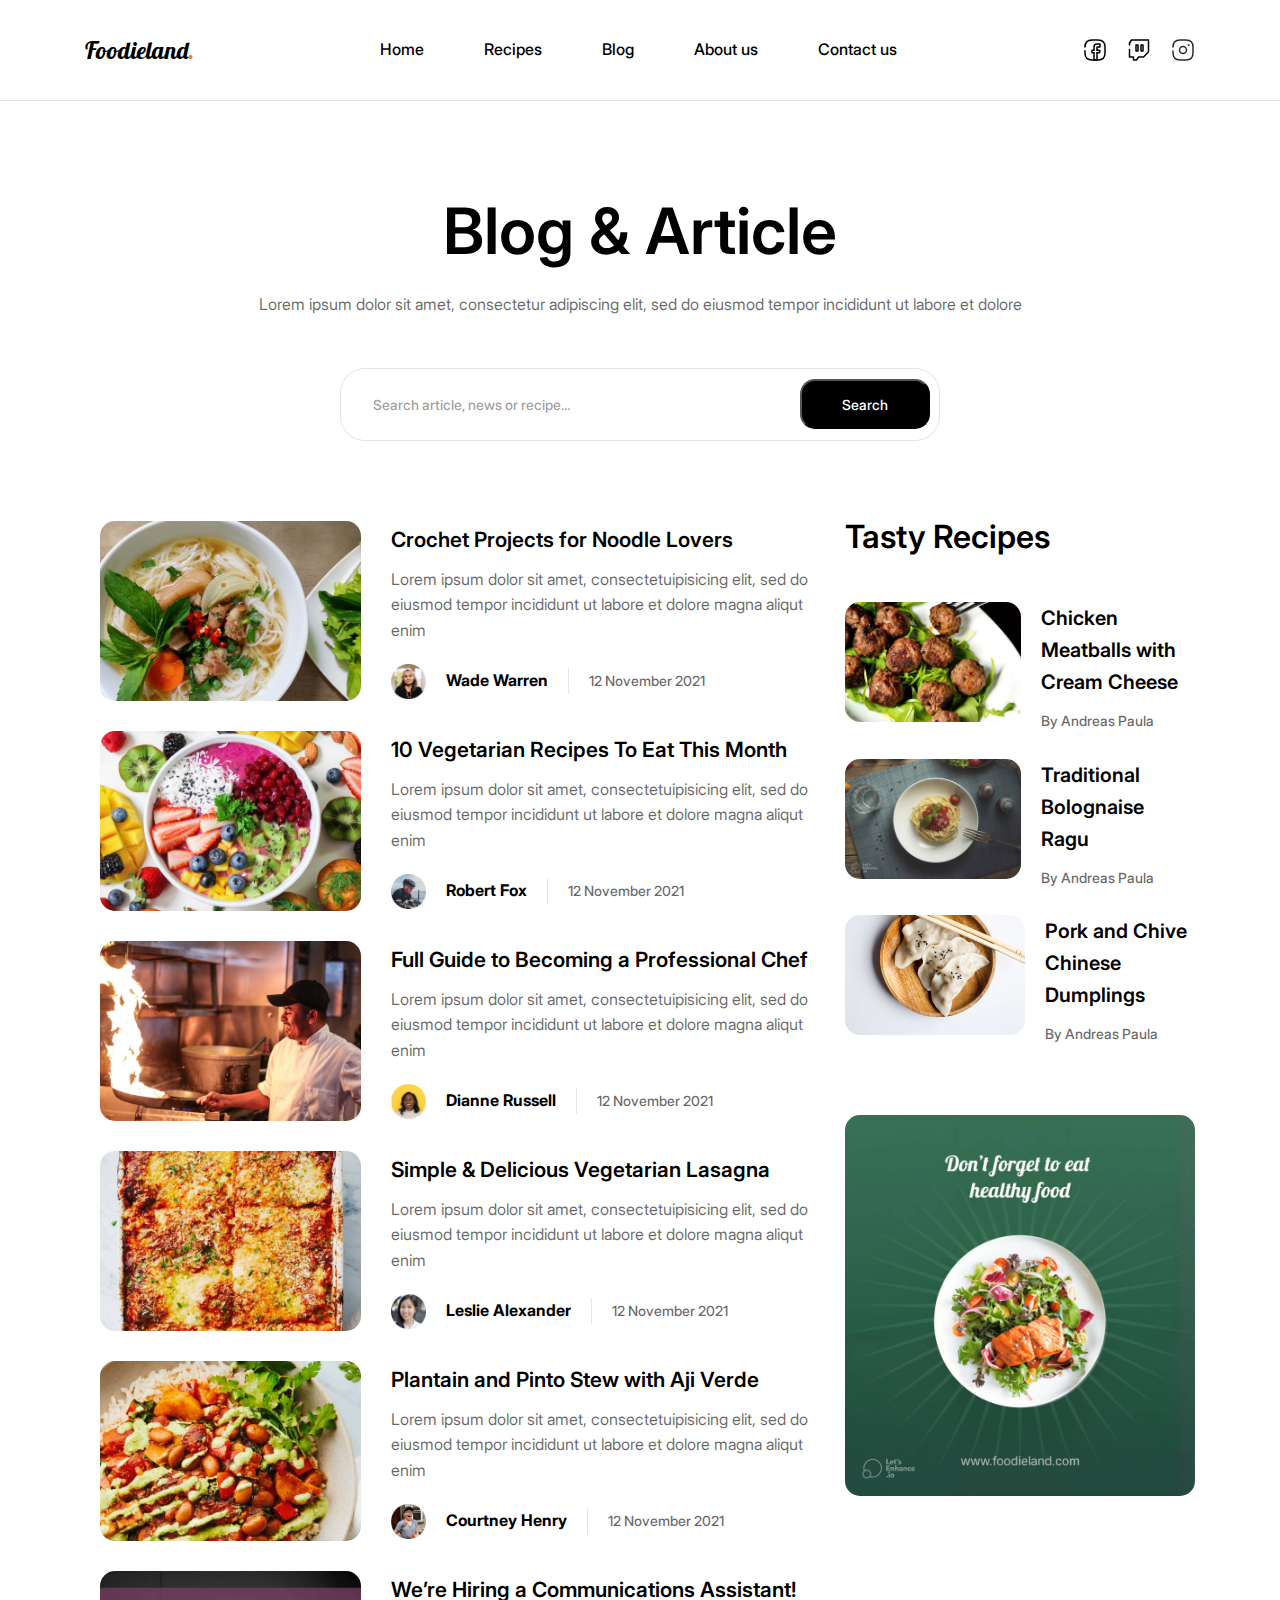
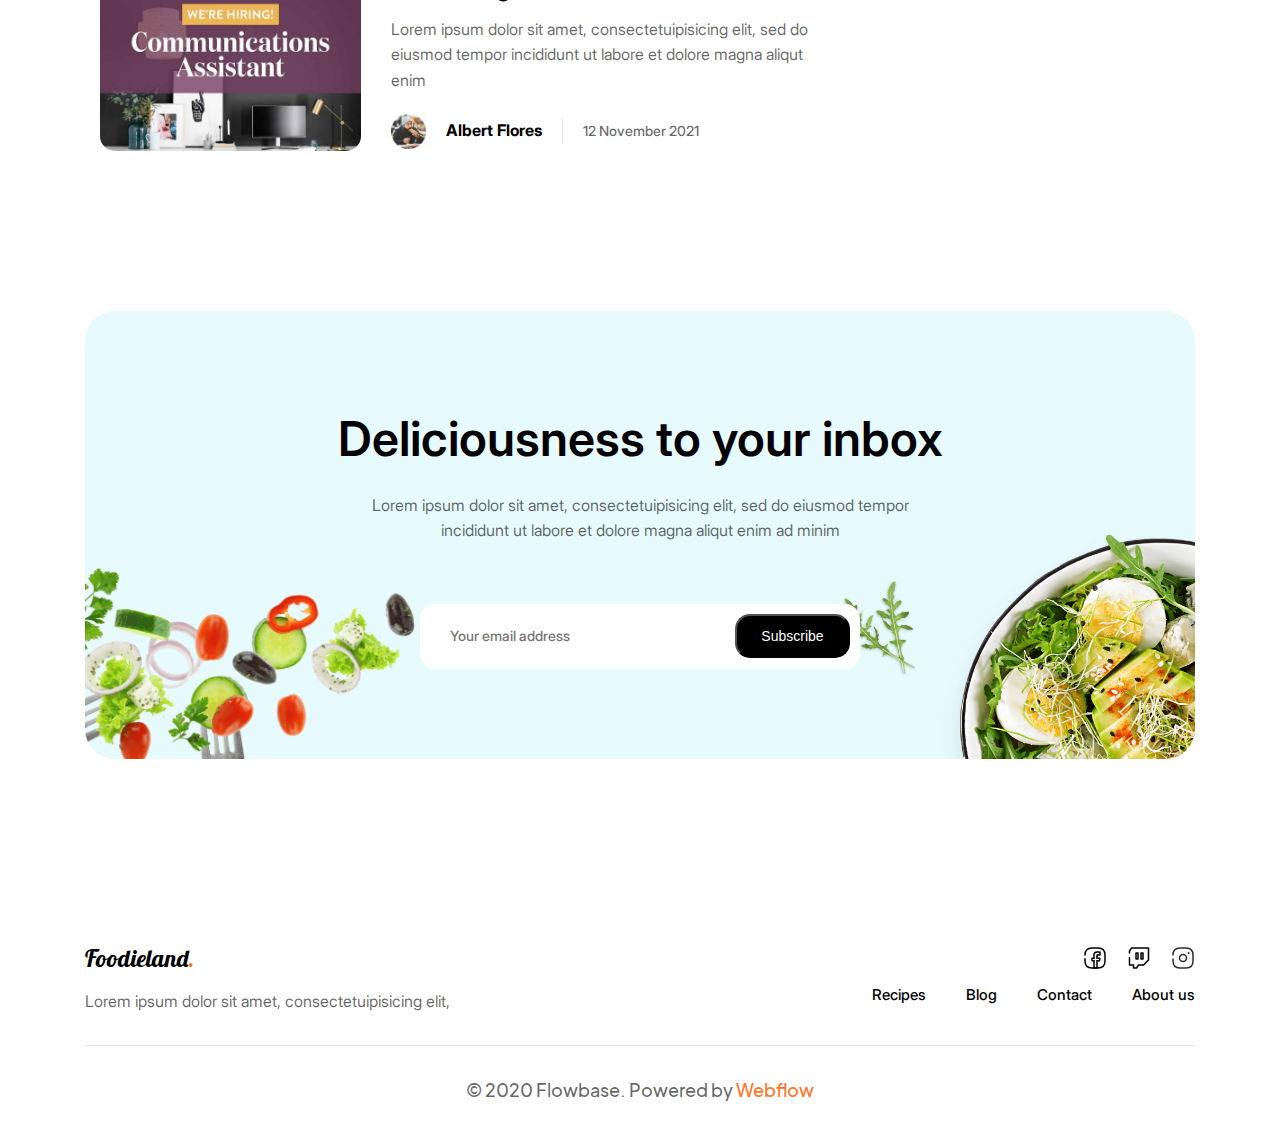
<file: index-3.html>
<!DOCTYPE html>
<html lang="en" dir="ltr">
<!--Blog Page-->

<head>
    <meta charset="UTF-8">
    <meta name="viewport" content="width=device-width, initial-scale=1.0">
    <title>Blog</title>
    <link rel="icon" href="./images/main-icon.png" type="image/png">
    <link rel="stylesheet" type="text/css" href="./styles/app.css">
</head>

<body>
    <header class="header">
        <div class="container">
            <nav class="navbar">
                <a href="#" class="app-title">Foodieland<span class="app-title__dot">.</span></a>
                <ul class="menu">
                    <li class="menu__item">
                        <a href="index.html" class="menu__link">Home</a>
                    </li>
                    <li class="menu__item">
                        <a href="index-2.html" class="menu__link">Recipes</a>
                    </li>
                    <li class="menu__item">
                        <a href="index-3.html" class="menu__link">Blog</a>
                    </li>
                    <li class="menu__item">
                        <a href="index-4.html" class="menu__link">About us</a>
                    </li>
                    <li class="menu__item">
                        <a href="#" class="menu__link">Contact us</a>
                    </li>
                </ul>
                <div class="menu-toggle">
                    <span class="menu-toggle__line"></span>
                </div>
                <div class="social">
                    <a href="#" class="social__link">
                        <svg class="social__icon" width="24" height="24" viewBox="0 0 24 24" fill="none">
                            <path
                                d="M14 9.29999V12.25H16.63C16.82 12.25 16.96 12.42 16.92 12.61L16.54 14.51C16.51 14.65 16.39 14.75 16.25 14.75H14V22H11V14.75H9.29999C9.12999 14.75 9 14.62 9 14.45V12.55C9 12.38 9.12999 12.25 9.29999 12.25H11V9C11 7.34 12.34 6 14 6H16.7C16.87 6 17 6.12999 17 6.29999V8.70001C17 8.87001 16.87 9 16.7 9H14.3C14.13 9 14 9.12999 14 9.29999Z"
                                stroke="black" stroke-width="1.5" stroke-miterlimit="10" stroke-linecap="round" />
                            <path d="M2 12.83V15C2 20 4 22 9 22H15C20 22 22 20 22 15V9C22 4 20 2 15 2H9C4 2 2 4 2 9"
                                stroke="black" stroke-width="1.5" stroke-linecap="round" stroke-linejoin="round" />
                        </svg>
                    </a>
                    <a href="#" class="social__link">
                        <svg class="social__icon" width="24" height="24" viewBox="0 0 24 24" fill="none">
                            <path d="M2.5 7V5L4.5 2H21.5V14L16.5 19H11.5L9.5 22H6.5V19H2.5V11.61" stroke="black"
                                stroke-width="1.5" stroke-miterlimit="10" stroke-linecap="round"
                                stroke-linejoin="round" />
                            <path d="M11 7H9V13H11V7Z" stroke="black" stroke-width="1.5" stroke-miterlimit="10"
                                stroke-linecap="round" stroke-linejoin="round" />
                            <path d="M16 7H14V13H16V7Z" stroke="black" stroke-width="1.5" stroke-miterlimit="10"
                                stroke-linecap="round" stroke-linejoin="round" />
                        </svg>
                    </a>
                    <a href="#" class="social__link">
                        <svg class="social__icon" width="24" height="24" viewBox="0 0 24 24" fill="none">
                            <path d="M2 13.03V15C2 20 4 22 9 22H15C20 22 22 20 22 15V9C22 4 20 2 15 2H9C4 2 2 4 2 9"
                                stroke="#292D32" stroke-width="1.5" stroke-linecap="round" stroke-linejoin="round" />
                            <path
                                d="M12 15.5C13.933 15.5 15.5 13.933 15.5 12C15.5 10.067 13.933 8.5 12 8.5C10.067 8.5 8.5 10.067 8.5 12C8.5 13.933 10.067 15.5 12 15.5Z"
                                stroke="#292D32" stroke-width="1.5" stroke-linecap="round" stroke-linejoin="round" />
                            <path d="M17.6361 7H17.6477" stroke="#292D32" stroke-width="2" stroke-linecap="round"
                                stroke-linejoin="round" />
                        </svg>
                    </a>
                </div>
            </nav>
        </div>
    </header>

    <main class="main">
        <div class="container">
            <section class="blog-head">
                <h2 class="blog-head__title">Blog & Article</h2>
                <p class="blog-head__caption">Lorem ipsum dolor sit amet, consectetur adipiscing elit, sed do eiusmod
                    tempor incididunt ut labore et dolore</p>
                <div class="search-box">
                    <input type="search" class="search-box__input" placeholder="Search article, news or recipe...">
                    <button class="app-btn search-box__btn">Search</button>
                </div>
            </section>

            <section class="blog-content">
                <div class="blog-article">
                    <div class="blog-article__content">
                        <img src="./images/blog-page/article-img-1.jpg" class="blog-article__img" alt="Article Image">
                        <div class="blog-article__wrapper">
                            <h4 class="blog-article__title">Crochet Projects for Noodle Lovers</h4>
                            <p class="blog-article__caption">Lorem ipsum dolor sit amet, consectetuipisicing
                                elit, sed do eiusmod tempor incididunt ut labore et dolore magna aliqut enim
                            </p>
                            <div class="article-info">
                                <div class="article-info__content">
                                    <img src="./images/blog-page/avatar-pic-1.png" class="article-info__avatar"
                                        alt="Avatar Image">
                                    <p class="article-info__name">Wade Warren</p>
                                </div>
                                <p class="article-info__date">12 November 2021</p>
                            </div>
                        </div>
                    </div>
                    <div class="blog-article__content">
                        <img src="./images/blog-page/article-img-2.jpg" class="blog-article__img" alt="Article Image">
                        <div class="blog-article__wrapper">
                            <h4 class="blog-article__title">10 Vegetarian Recipes To Eat This Month</h4>
                            <p class="blog-article__caption">Lorem ipsum dolor sit amet, consectetuipisicing
                                elit, sed do eiusmod tempor incididunt ut labore et dolore magna aliqut enim
                            </p>
                            <div class="article-info">
                                <div class="article-info__content">
                                    <img src="./images/blog-page/avatar-pic-2.png" class="article-info__avatar"
                                        alt="Avatar Image">
                                    <p class="article-info__name">Robert Fox</p>
                                </div>
                                <p class="article-info__date">12 November 2021</p>
                            </div>
                        </div>
                    </div>
                    <div class="blog-article__content">
                        <img src="./images/blog-page/article-img-3.jpg" class="blog-article__img" alt="Article Image">
                        <div class="blog-article__wrapper">
                            <h4 class="blog-article__title">Full Guide to Becoming a Professional Chef</h4>
                            <p class="blog-article__caption">Lorem ipsum dolor sit amet, consectetuipisicing
                                elit, sed do eiusmod tempor incididunt ut labore et dolore magna aliqut enim
                            </p>
                            <div class="article-info">
                                <div class="article-info__content">
                                    <img src="./images/blog-page/avatar-pic-3.png" class="article-info__avatar"
                                        alt="Avatar Image">
                                    <p class="article-info__name">Dianne Russell</p>
                                </div>
                                <p class="article-info__date">12 November 2021</p>
                            </div>
                        </div>
                    </div>
                    <div class="blog-article__content">
                        <img src="./images/blog-page/article-img-4.jpg" class="blog-article__img" alt="Article Image">
                        <div class="blog-article__wrapper">
                            <h4 class="blog-article__title">Simple & Delicious Vegetarian Lasagna</h4>
                            <p class="blog-article__caption">Lorem ipsum dolor sit amet, consectetuipisicing
                                elit, sed do eiusmod tempor incididunt ut labore et dolore magna aliqut enim
                            </p>
                            <div class="article-info">
                                <div class="article-info__content">
                                    <img src="./images/blog-page/avatar-pic-4.png" class="article-info__avatar"
                                        alt="Avatar Image">
                                    <p class="article-info__name">Leslie Alexander</p>
                                </div>
                                <p class="article-info__date">12 November 2021</p>
                            </div>
                        </div>
                    </div>
                    <div class="blog-article__content">
                        <img src="./images/blog-page/article-img-5.jpg" class="blog-article__img" alt="Article Image">
                        <div class="blog-article__wrapper">
                            <h4 class="blog-article__title">Plantain and Pinto Stew with Aji Verde</h4>
                            <p class="blog-article__caption">Lorem ipsum dolor sit amet, consectetuipisicing
                                elit, sed do eiusmod tempor incididunt ut labore et dolore magna aliqut enim
                            </p>
                            <div class="article-info">
                                <div class="article-info__content">
                                    <img src="./images/blog-page/avatar-pic-5.png" class="article-info__avatar"
                                        alt="Avatar Image">
                                    <p class="article-info__name">Courtney Henry</p>
                                </div>
                                <p class="article-info__date">12 November 2021</p>
                            </div>
                        </div>
                    </div>
                    <div class="blog-article__content">
                        <img src="./images/blog-page/article-img-6.jpg" class="blog-article__img" alt="Article Image">
                        <div class="blog-article__wrapper">
                            <h4 class="blog-article__title">We’re Hiring a Communications Assistant!</h4>
                            <p class="blog-article__caption">Lorem ipsum dolor sit amet, consectetuipisicing
                                elit, sed do eiusmod tempor incididunt ut labore et dolore magna aliqut enim
                            </p>
                            <div class="article-info">
                                <div class="article-info__content">
                                    <img src="./images/blog-page/avatar-pic-6.png" class="article-info__avatar"
                                        alt="Avatar Image">
                                    <p class="article-info__name">Albert Flores</p>
                                </div>
                                <p class="article-info__date">12 November 2021</p>
                            </div>
                        </div>
                    </div>
                </div>
                <div class="blog-tasty">
                    <h3 class="blog-tasty__tilte">Tasty Recipes</h3>
                    <div class="tasty-contents">
                        <div class="tasty-content">
                            <img src="./images/recipes-5.jpg" alt="Tasty Recipe" class="tasty-content__image">
                            <div class="tasty-content__wrapper">
                                <h3 class="tasty-content__title">Chicken Meatballs with Cream Cheese</h3>
                                <p class="tasty-content__subject">By Andreas Paula</p>
                            </div>
                        </div>
                        <div class="tasty-content">
                            <img src="./images/recipes-8.jpg" alt="Tasty Recipe" class="tasty-content__image">
                            <div class="tasty-content__wrapper">
                                <h3 class="tasty-content__title">Traditional Bolognaise Ragu</h3>
                                <p class="tasty-content__subject">By Andreas Paula</p>
                            </div>
                        </div>
                        <div class="tasty-content">
                            <img src="./images/blog-page/recipe-tasty-3.jpg" alt="Tasty Recipe"
                                class="tasty-content__image">
                            <div class="tasty-content__wrapper">
                                <h3 class="tasty-content__title">Pork and Chive Chinese Dumplings</h3>
                                <p class="tasty-content__subject">By Andreas Paula</p>
                            </div>
                        </div>
                    </div>
                    <img src="./images/recipes-ads.jpg" alt="Tasty Ads" class="blog-tasty__ads">
                </div>
            </section>

            <section class="inbox">
                <h2 class="inbox__title">Deliciousness to your inbox</h2>
                <p class="inbox__caption">Lorem ipsum dolor sit amet, consectetuipisicing elit, sed do eiusmod tempor
                    incididunt ut labore et dolore magna aliqut enim ad minim </p>
                <form class="inbox-form">
                    <input class="inbox-form__input" type="email" placeholder="Your email address">
                    <button class="app-btn inbox-form__button">Subscribe</button>
                </form>
                <img class="inbox__img inbox__img-1" src="./images/inbox-img-1.png" alt="Image Inbox">
                <img class="inbox__img inbox__img-2" src="./images/inbox-img-2.png" alt="Image Inbox">
            </section>
        </div>
    </main>

    <footer class="footer">
        <div class="container">
            <div class="footer-content">
                <div class="footer-content__wrapper">
                    <h3 class="footer-content-title">Foodieland<span class="footer-content-title__dot">.</span></h3>
                    <p class="footer-content__caption">Lorem ipsum dolor sit amet, consectetuipisicing elit,</p>
                </div>
                <div class="footer-content__second">
                    <div class="footer-social">
                        <a href="#" class="footer-social__link">
                            <svg class="footer-social__icon" width="24" height="24" viewBox="0 0 24 24" fill="none">
                                <path
                                    d="M14 9.29999V12.25H16.63C16.82 12.25 16.96 12.42 16.92 12.61L16.54 14.51C16.51 14.65 16.39 14.75 16.25 14.75H14V22H11V14.75H9.29999C9.12999 14.75 9 14.62 9 14.45V12.55C9 12.38 9.12999 12.25 9.29999 12.25H11V9C11 7.34 12.34 6 14 6H16.7C16.87 6 17 6.12999 17 6.29999V8.70001C17 8.87001 16.87 9 16.7 9H14.3C14.13 9 14 9.12999 14 9.29999Z"
                                    stroke="black" stroke-width="1.5" stroke-miterlimit="10" stroke-linecap="round" />
                                <path d="M2 12.83V15C2 20 4 22 9 22H15C20 22 22 20 22 15V9C22 4 20 2 15 2H9C4 2 2 4 2 9"
                                    stroke="black" stroke-width="1.5" stroke-linecap="round" stroke-linejoin="round" />
                            </svg>
                        </a>
                        <a href="#" class="footer-social__link">
                            <svg class="footer-social__icon" width="24" height="24" viewBox="0 0 24 24" fill="none">
                                <path d="M2.5 7V5L4.5 2H21.5V14L16.5 19H11.5L9.5 22H6.5V19H2.5V11.61" stroke="black"
                                    stroke-width="1.5" stroke-miterlimit="10" stroke-linecap="round"
                                    stroke-linejoin="round" />
                                <path d="M11 7H9V13H11V7Z" stroke="black" stroke-width="1.5" stroke-miterlimit="10"
                                    stroke-linecap="round" stroke-linejoin="round" />
                                <path d="M16 7H14V13H16V7Z" stroke="black" stroke-width="1.5" stroke-miterlimit="10"
                                    stroke-linecap="round" stroke-linejoin="round" />
                            </svg>
                        </a>
                        <a href="#" class="footer-social__link">
                            <svg class="footer-social__icon" width="24" height="24" viewBox="0 0 24 24" fill="none">
                                <path d="M2 13.03V15C2 20 4 22 9 22H15C20 22 22 20 22 15V9C22 4 20 2 15 2H9C4 2 2 4 2 9"
                                    stroke="#292D32" stroke-width="1.5" stroke-linecap="round"
                                    stroke-linejoin="round" />
                                <path
                                    d="M12 15.5C13.933 15.5 15.5 13.933 15.5 12C15.5 10.067 13.933 8.5 12 8.5C10.067 8.5 8.5 10.067 8.5 12C8.5 13.933 10.067 15.5 12 15.5Z"
                                    stroke="#292D32" stroke-width="1.5" stroke-linecap="round"
                                    stroke-linejoin="round" />
                                <path d="M17.6361 7H17.6477" stroke="#292D32" stroke-width="2" stroke-linecap="round"
                                    stroke-linejoin="round" />
                            </svg>
                        </a>
                    </div>
                    <ul class="footer-menu">
                        <li class="footer-menu__item">
                            <a href="#" class="footer-menu__link">Recipes</a>
                        </li>
                        <li class="footer-menu__item">
                            <a href="#" class="footer-menu__link">Blog</a>
                        </li>
                        <li class="footer-menu__item">
                            <a href="#" class="footer-menu__link">Contact</a>
                        </li>
                        <li class="footer-menu__item">
                            <a href="#" class="footer-menu__link">About us</a>
                        </li>
                    </ul>
                </div>
            </div>

            <p class="footer-copyright">© 2020 Flowbase. Powered by <span
                    class="footer-copyright__orange">Webflow</span></p>
        </div>
    </footer>

    <div class="cover"></div>
    <script src="./scripts/app.js"></script>
</body>

</html>
</file>
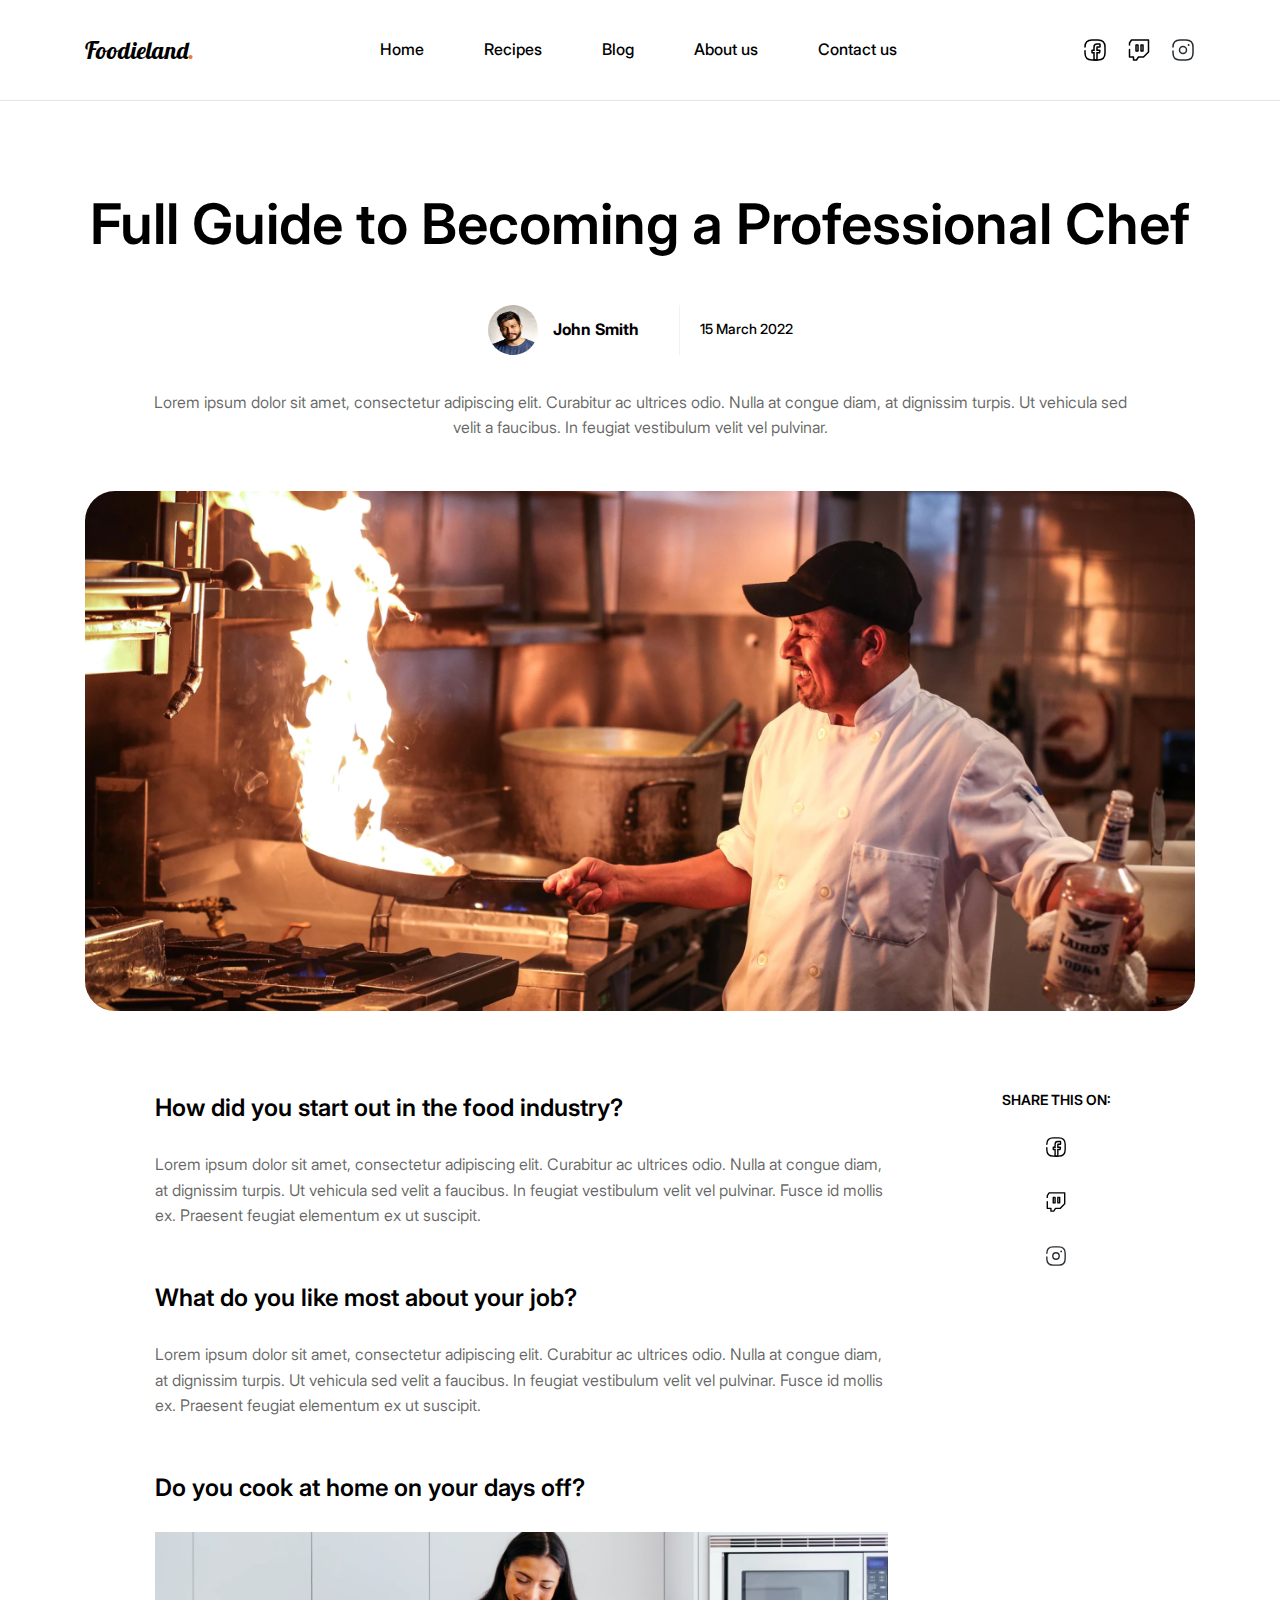
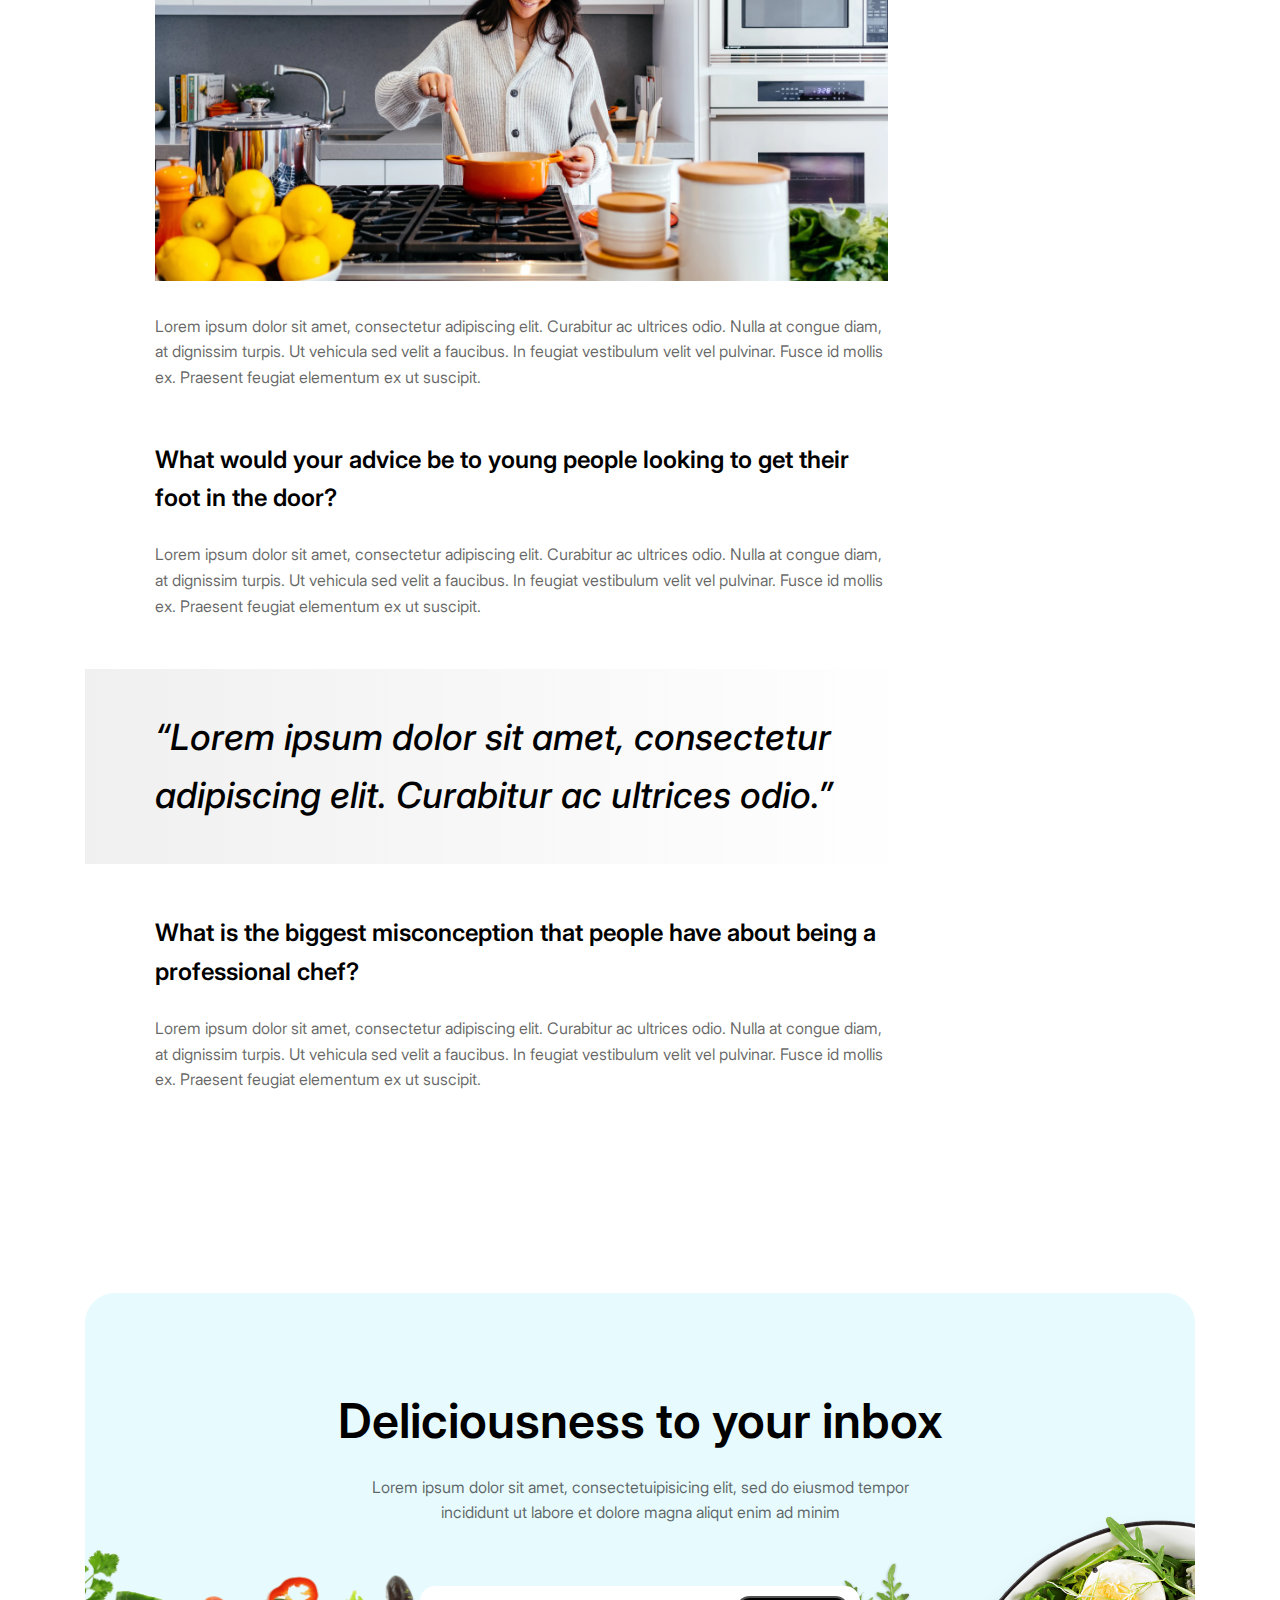
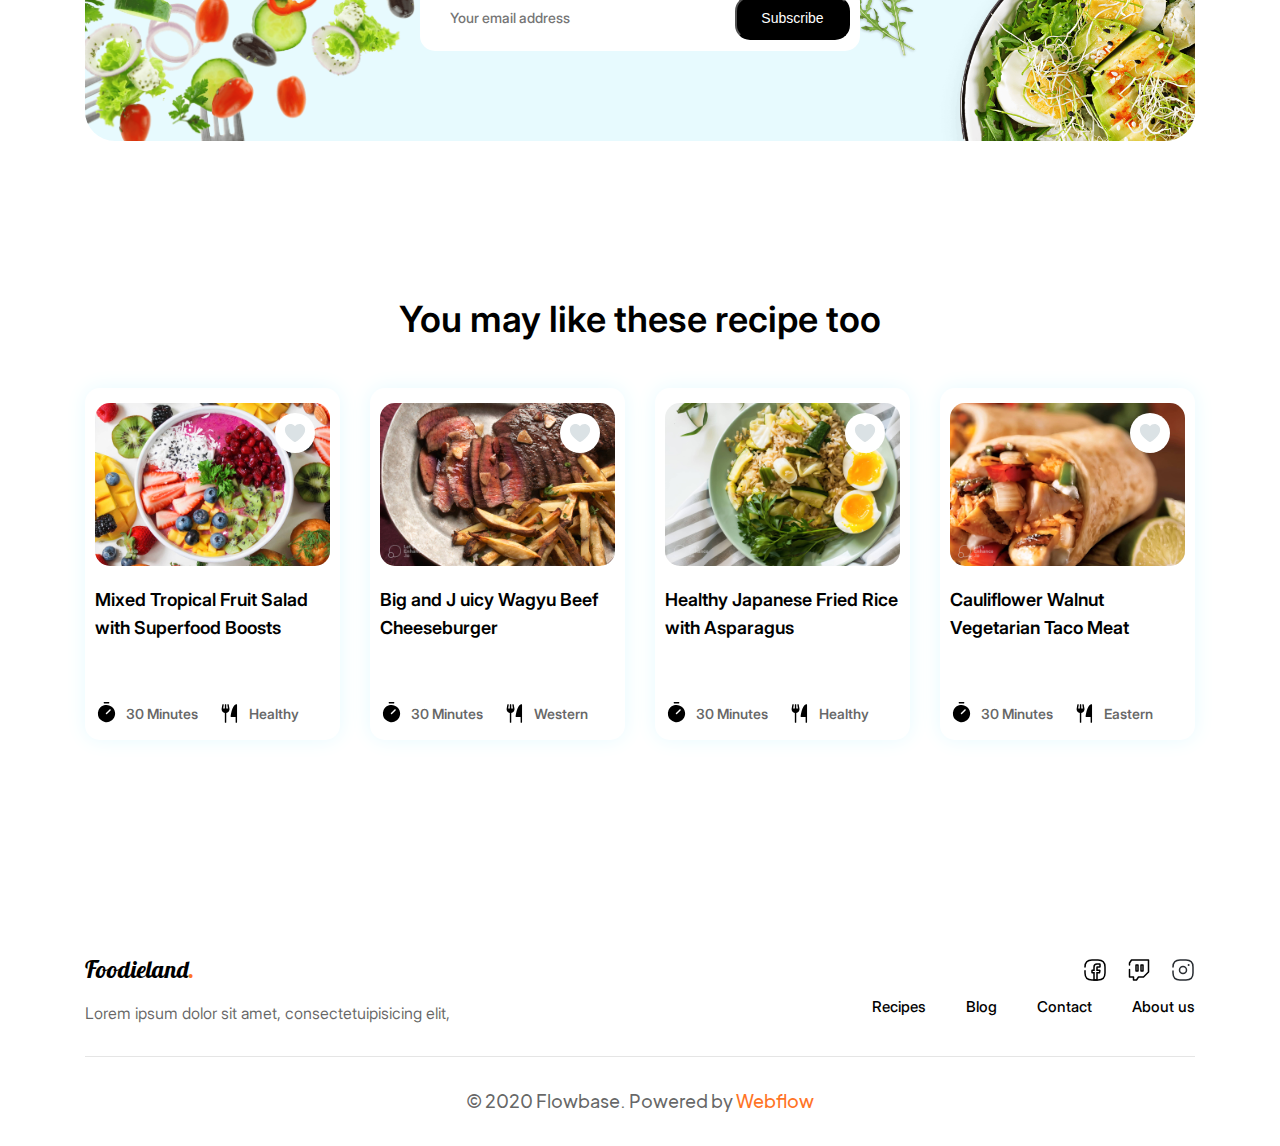
<file: index-4.html>
<!DOCTYPE html>
<html lang="en" dir="ltr">
<!--About us Page-->

<head>
    <meta charset="UTF-8">
    <meta name="viewport" content="width=device-width, initial-scale=1.0">
    <title>About us</title>
    <link rel="icon" href="./images/main-icon.png" type="image/png">
    <link rel="stylesheet" type="text/css" href="./styles/app.css">
</head>

<body>
    <header class="header">
        <div class="container">
            <nav class="navbar">
                <a href="#" class="app-title">Foodieland<span class="app-title__dot">.</span></a>
                <ul class="menu">
                    <li class="menu__item">
                        <a href="index.html" class="menu__link">Home</a>
                    </li>
                    <li class="menu__item">
                        <a href="index-2.html" class="menu__link">Recipes</a>
                    </li>
                    <li class="menu__item">
                        <a href="index-3.html" class="menu__link">Blog</a>
                    </li>
                    <li class="menu__item">
                        <a href="index-4.html" class="menu__link">About us</a>
                    </li>
                    <li class="menu__item">
                        <a href="#" class="menu__link">Contact us</a>
                    </li>
                </ul>
                <div class="menu-toggle">
                    <span class="menu-toggle__line"></span>
                </div>
                <div class="social">
                    <a href="#" class="social__link">
                        <svg class="social__icon" width="24" height="24" viewBox="0 0 24 24" fill="none">
                            <path
                                d="M14 9.29999V12.25H16.63C16.82 12.25 16.96 12.42 16.92 12.61L16.54 14.51C16.51 14.65 16.39 14.75 16.25 14.75H14V22H11V14.75H9.29999C9.12999 14.75 9 14.62 9 14.45V12.55C9 12.38 9.12999 12.25 9.29999 12.25H11V9C11 7.34 12.34 6 14 6H16.7C16.87 6 17 6.12999 17 6.29999V8.70001C17 8.87001 16.87 9 16.7 9H14.3C14.13 9 14 9.12999 14 9.29999Z"
                                stroke="black" stroke-width="1.5" stroke-miterlimit="10" stroke-linecap="round" />
                            <path d="M2 12.83V15C2 20 4 22 9 22H15C20 22 22 20 22 15V9C22 4 20 2 15 2H9C4 2 2 4 2 9"
                                stroke="black" stroke-width="1.5" stroke-linecap="round" stroke-linejoin="round" />
                        </svg>
                    </a>
                    <a href="#" class="social__link">
                        <svg class="social__icon" width="24" height="24" viewBox="0 0 24 24" fill="none">
                            <path d="M2.5 7V5L4.5 2H21.5V14L16.5 19H11.5L9.5 22H6.5V19H2.5V11.61" stroke="black"
                                stroke-width="1.5" stroke-miterlimit="10" stroke-linecap="round"
                                stroke-linejoin="round" />
                            <path d="M11 7H9V13H11V7Z" stroke="black" stroke-width="1.5" stroke-miterlimit="10"
                                stroke-linecap="round" stroke-linejoin="round" />
                            <path d="M16 7H14V13H16V7Z" stroke="black" stroke-width="1.5" stroke-miterlimit="10"
                                stroke-linecap="round" stroke-linejoin="round" />
                        </svg>
                    </a>
                    <a href="#" class="social__link">
                        <svg class="social__icon" width="24" height="24" viewBox="0 0 24 24" fill="none">
                            <path d="M2 13.03V15C2 20 4 22 9 22H15C20 22 22 20 22 15V9C22 4 20 2 15 2H9C4 2 2 4 2 9"
                                stroke="#292D32" stroke-width="1.5" stroke-linecap="round" stroke-linejoin="round" />
                            <path
                                d="M12 15.5C13.933 15.5 15.5 13.933 15.5 12C15.5 10.067 13.933 8.5 12 8.5C10.067 8.5 8.5 10.067 8.5 12C8.5 13.933 10.067 15.5 12 15.5Z"
                                stroke="#292D32" stroke-width="1.5" stroke-linecap="round" stroke-linejoin="round" />
                            <path d="M17.6361 7H17.6477" stroke="#292D32" stroke-width="2" stroke-linecap="round"
                                stroke-linejoin="round" />
                        </svg>
                    </a>
                </div>
            </nav>
        </div>
    </header>

    <main class="main">
        <div class="container">
            <section class="about-us__head">
                <h1 class="about-us__title">Full Guide to Becoming a Professional Chef</h1>
                <div class="about-us__avatar">
                    <div class="about-us__info">
                        <img src="./images/home-avatar.jpeg" alt="Avatar Image" class="about-us__pic">
                        <p class="about-us__name">John Smith</p>
                    </div>
                    <p class="about-us__date">15 March 2022</p>
                </div>
                <p class="about-us__caption">Lorem ipsum dolor sit amet, consectetur adipiscing elit. Curabitur ac
                    ultrices odio. Nulla at congue diam, at dignissim turpis. Ut vehicula sed velit a faucibus. In
                    feugiat vestibulum velit vel pulvinar.</p>
                <img src="./images/about-us-banner.jpg" alt="Banner" class="about-us__banner">
            </section>

            <section class="about-us-contents">
                <div class="about-us-content__wrapper">
                    <div class="about-us-content">
                        <h3 class="about-us-content__title">How did you start out in the food industry?</h3>
                        <p class="about-us-content__caption">Lorem ipsum dolor sit amet, consectetur adipiscing elit.
                            Curabitur ac ultrices odio. Nulla at congue diam, at dignissim turpis. Ut vehicula sed velit
                            a faucibus. In feugiat vestibulum velit vel pulvinar. Fusce id mollis ex. Praesent feugiat
                            elementum ex ut suscipit.</p>
                    </div>

                    <div class="about-us-content">
                        <h3 class="about-us-content__title">What do you like most about your job?</h3>
                        <p class="about-us-content__caption">Lorem ipsum dolor sit amet, consectetur adipiscing elit.
                            Curabitur ac ultrices odio. Nulla at congue diam, at dignissim turpis. Ut vehicula sed velit
                            a faucibus. In feugiat vestibulum velit vel pulvinar. Fusce id mollis ex. Praesent feugiat
                            elementum ex ut suscipit.</p>
                    </div>

                    <div class="about-us-content">
                        <h3 class="about-us-content__title">Do you cook at home on your days off?</h3>
                        <img src="./images/directions-image.jpg" alt="about us chef image" class="about-us-content__img"
                            loading="lazy">
                        <p class="about-us-content__caption">Lorem ipsum dolor sit amet, consectetur adipiscing elit.
                            Curabitur ac ultrices odio. Nulla at congue diam, at dignissim turpis. Ut vehicula sed velit
                            a faucibus. In feugiat vestibulum velit vel pulvinar. Fusce id mollis ex. Praesent feugiat
                            elementum ex ut suscipit.</p>
                    </div>

                    <div class="about-us-content">
                        <h3 class="about-us-content__title">What would your advice be to young people looking to get
                            their foot in the door?</h3>
                        <p class="about-us-content__caption">Lorem ipsum dolor sit amet, consectetur adipiscing elit.
                            Curabitur ac ultrices odio. Nulla at congue diam, at dignissim turpis. Ut vehicula sed velit
                            a faucibus. In feugiat vestibulum velit vel pulvinar. Fusce id mollis ex. Praesent feugiat
                            elementum ex ut suscipit.</p>
                    </div>

                    <div class="about-us-content-qoute">
                        <div class="about-us-content">
                            <p class="about-us-content-qoute__text">“Lorem ipsum dolor sit amet, consectetur adipiscing
                                elit. Curabitur ac ultrices odio.”</p>
                        </div>
                    </div>

                    <div class="about-us-content">
                        <h3 class="about-us-content__title">What is the biggest misconception that people have about
                            being a professional chef?</h3>
                        <p class="about-us-content__caption">Lorem ipsum dolor sit amet, consectetur adipiscing elit.
                            Curabitur ac ultrices odio. Nulla at congue diam, at dignissim turpis. Ut vehicula sed velit
                            a faucibus. In feugiat vestibulum velit vel pulvinar. Fusce id mollis ex. Praesent feugiat
                            elementum ex ut suscipit.</p>
                    </div>
                </div>
                <div class="about-us-content-social">
                    <h4 class="about-us-content-social__title">SHARE THIS ON:</h4>
                    <div class="about-us-content-social__links">
                        <a href="#" class="about-us-content-social__link">
                            <svg class="about-us-content-social__icon" width="24" height="24" viewBox="0 0 24 24"
                                fill="none">
                                <path
                                    d="M14 9.29999V12.25H16.63C16.82 12.25 16.96 12.42 16.92 12.61L16.54 14.51C16.51 14.65 16.39 14.75 16.25 14.75H14V22H11V14.75H9.29999C9.12999 14.75 9 14.62 9 14.45V12.55C9 12.38 9.12999 12.25 9.29999 12.25H11V9C11 7.34 12.34 6 14 6H16.7C16.87 6 17 6.12999 17 6.29999V8.70001C17 8.87001 16.87 9 16.7 9H14.3C14.13 9 14 9.12999 14 9.29999Z"
                                    stroke="black" stroke-width="1.5" stroke-miterlimit="10" stroke-linecap="round" />
                                <path d="M2 12.83V15C2 20 4 22 9 22H15C20 22 22 20 22 15V9C22 4 20 2 15 2H9C4 2 2 4 2 9"
                                    stroke="black" stroke-width="1.5" stroke-linecap="round" stroke-linejoin="round" />
                            </svg>
                        </a>
                        <a href="#" class="about-us-content-social__link">
                            <svg class="about-us-content-social__icon" width="24" height="24" viewBox="0 0 24 24"
                                fill="none">
                                <path d="M2.5 7V5L4.5 2H21.5V14L16.5 19H11.5L9.5 22H6.5V19H2.5V11.61" stroke="black"
                                    stroke-width="1.5" stroke-miterlimit="10" stroke-linecap="round"
                                    stroke-linejoin="round" />
                                <path d="M11 7H9V13H11V7Z" stroke="black" stroke-width="1.5" stroke-miterlimit="10"
                                    stroke-linecap="round" stroke-linejoin="round" />
                                <path d="M16 7H14V13H16V7Z" stroke="black" stroke-width="1.5" stroke-miterlimit="10"
                                    stroke-linecap="round" stroke-linejoin="round" />
                            </svg>
                        </a>
                        <a href="#" class="about-us-content-social__link">
                            <svg class="about-us-content-social__icon" width="24" height="24" viewBox="0 0 24 24"
                                fill="none">
                                <path d="M2 13.03V15C2 20 4 22 9 22H15C20 22 22 20 22 15V9C22 4 20 2 15 2H9C4 2 2 4 2 9"
                                    stroke="#292D32" stroke-width="1.5" stroke-linecap="round"
                                    stroke-linejoin="round" />
                                <path
                                    d="M12 15.5C13.933 15.5 15.5 13.933 15.5 12C15.5 10.067 13.933 8.5 12 8.5C10.067 8.5 8.5 10.067 8.5 12C8.5 13.933 10.067 15.5 12 15.5Z"
                                    stroke="#292D32" stroke-width="1.5" stroke-linecap="round"
                                    stroke-linejoin="round" />
                                <path d="M17.6361 7H17.6477" stroke="#292D32" stroke-width="2" stroke-linecap="round"
                                    stroke-linejoin="round" />
                            </svg>
                        </a>
                    </div>
                </div>
            </section>

            <section class="inbox">
                <h2 class="inbox__title">Deliciousness to your inbox</h2>
                <p class="inbox__caption">Lorem ipsum dolor sit amet, consectetuipisicing elit, sed do eiusmod tempor
                    incididunt ut labore et dolore magna aliqut enim ad minim </p>
                <form class="inbox-form">
                    <input class="inbox-form__input" type="email" placeholder="Your email address">
                    <button class="app-btn inbox-form__button">Subscribe</button>
                </form>
                <img class="inbox__img inbox__img-1" src="./images/inbox-img-1.png" alt="Image Inbox">
                <img class="inbox__img inbox__img-2" src="./images/inbox-img-2.png" alt="Image Inbox">
            </section>

            <section class="other-like-recipes">
                <h3 class="other-like-recipes__title">You may like these recipe too</h3>
                <div class="row">
                    <div class="col-12 col-md-6 col-xl-3">
                        <div class="delicious-recipe__content">
                            <div class="delicious-recipe__head">
                                <img class="delicious-recipe__img" src="./images/d-recipes-1.jpg" alt="Delicious Recipe"
                                    loading="lazy">
                                <div class="recipes-like">
                                    <svg class="recipes-like__icon" width="22" height="18" viewBox="0 0 22 18"
                                        fill="none">
                                        <path
                                            d="M15.5022 8.2786e-06C14.6291 -0.00149138 13.7677 0.200775 12.9865 0.590718C12.2052 0.980661 11.5258 1.54752 11.0022 2.24621C10.293 1.30266 9.30512 0.606001 8.17823 0.254824C7.05134 -0.0963541 5.84256 -0.0842713 4.72291 0.289363C3.60327 0.662997 2.62948 1.37926 1.93932 2.3368C1.24916 3.29434 0.877596 4.44467 0.877197 5.62501C0.877197 12.3621 10.2373 17.6813 10.6357 17.9044C10.7477 17.9671 10.8739 18 11.0022 18C11.1305 18 11.2567 17.9671 11.3687 17.9044C13.0902 16.8961 14.7059 15.7173 16.1914 14.3856C19.4665 11.438 21.1272 8.49047 21.1272 5.62501C21.1255 4.13368 20.5323 2.70393 19.4778 1.6494C18.4233 0.594873 16.9935 0.00169855 15.5022 8.2786e-06Z"
                                            fill="#DBE2E5" />
                                    </svg>
                                </div>
                                <h3 class="delicious-recipe__title">Mixed Tropical Fruit Salad with Superfood Boosts
                                </h3>
                            </div>
                            <div class="tips-wrapper">
                                <div class="d-timer">
                                    <svg class="recipes-tips-timer__icon" width="24" height="24" viewBox="0 0 24 24"
                                        fill="none">
                                        <path
                                            d="M9.75 1.5H14.25C14.4489 1.5 14.6397 1.42098 14.7803 1.28033C14.921 1.13968 15 0.948912 15 0.75C15 0.551088 14.921 0.360322 14.7803 0.21967C14.6397 0.0790176 14.4489 0 14.25 0L9.75 0C9.55109 0 9.36032 0.0790176 9.21967 0.21967C9.07902 0.360322 9 0.551088 9 0.75C9 0.948912 9.07902 1.13968 9.21967 1.28033C9.36032 1.42098 9.55109 1.5 9.75 1.5Z"
                                            fill="black" />
                                        <path
                                            d="M12 3C10.22 3 8.47991 3.52784 6.99987 4.51677C5.51983 5.50571 4.36628 6.91131 3.68509 8.55585C3.0039 10.2004 2.82567 12.01 3.17294 13.7558C3.5202 15.5016 4.37737 17.1053 5.63604 18.364C6.89472 19.6226 8.49836 20.4798 10.2442 20.8271C11.99 21.1743 13.7996 20.9961 15.4442 20.3149C17.0887 19.6337 18.4943 18.4802 19.4832 17.0001C20.4722 15.5201 21 13.78 21 12C20.9973 9.61388 20.0482 7.32626 18.361 5.63902C16.6737 3.95178 14.3861 3.0027 12 3ZM16.2426 8.81799L12.5304 12.5303C12.4607 12.6 12.378 12.6552 12.2871 12.6929C12.1961 12.7306 12.0985 12.75 12 12.75C11.9015 12.75 11.804 12.7306 11.713 12.6929C11.622 12.6553 11.5393 12.6 11.4697 12.5304C11.4 12.4607 11.3448 12.378 11.3071 12.2871C11.2694 12.1961 11.25 12.0985 11.25 12C11.25 11.9015 11.2694 11.804 11.3071 11.713C11.3448 11.622 11.4 11.5393 11.4696 11.4697L15.182 7.75736C15.2516 7.68771 15.3343 7.63246 15.4253 7.59477C15.5163 7.55708 15.6138 7.53767 15.7123 7.53767C15.8108 7.53767 15.9083 7.55707 15.9993 7.59476C16.0903 7.63244 16.173 7.68769 16.2426 7.75733C16.3123 7.82697 16.3675 7.90965 16.4052 8.00065C16.4429 8.09164 16.4623 8.18916 16.4623 8.28766C16.4623 8.38615 16.4429 8.48368 16.4052 8.57467C16.3675 8.66567 16.3123 8.74835 16.2427 8.81799H16.2426Z"
                                            fill="black" />
                                    </svg>
                                    <span class="recipes-tips-timer__text">30 Minutes</span>
                                </div>
                                <div class="d-fork">
                                    <svg class="recipes-tips-fork__icon" width="24" height="24" viewBox="0 0 24 24"
                                        fill="none">
                                        <path
                                            d="M11.9989 7.47893C11.9985 7.46538 11.998 7.45183 11.9969 7.43819C11.9957 7.42451 11.994 7.41101 11.9922 7.39754C11.9912 7.39059 11.9909 7.38367 11.9898 7.37667L11.2398 2.87667C11.2237 2.77947 11.1885 2.6864 11.1364 2.60278C11.0843 2.51916 11.0162 2.44663 10.936 2.38934C10.8559 2.33205 10.7652 2.29111 10.6692 2.26887C10.5732 2.24663 10.4738 2.24352 10.3766 2.25972C10.2794 2.27592 10.1864 2.31112 10.1028 2.36329C10.0192 2.41547 9.9467 2.4836 9.88946 2.5638C9.83222 2.644 9.79134 2.73469 9.76916 2.8307C9.74699 2.9267 9.74394 3.02613 9.76021 3.12331L10.3646 6.74999H8.625V2.99999C8.625 2.80108 8.54598 2.61031 8.40533 2.46966C8.26468 2.32901 8.07391 2.24999 7.875 2.24999C7.67609 2.24999 7.48532 2.32901 7.34467 2.46966C7.20402 2.61031 7.125 2.80108 7.125 2.99999V6.74999H5.38536L5.98979 3.12331C6.00606 3.02613 6.00301 2.9267 5.98083 2.8307C5.95866 2.73469 5.91778 2.644 5.86053 2.5638C5.80329 2.4836 5.73081 2.41547 5.64722 2.36329C5.56364 2.31112 5.47059 2.27592 5.3734 2.25972C5.27621 2.24352 5.17678 2.24663 5.08079 2.26887C4.9848 2.29111 4.89413 2.33205 4.81397 2.38934C4.73381 2.44663 4.66572 2.51916 4.6136 2.60278C4.56148 2.6864 4.52635 2.77947 4.51021 2.87667L3.76021 7.37667C3.75906 7.38367 3.75879 7.39059 3.75778 7.39754C3.75595 7.411 3.75426 7.42451 3.75311 7.43819C3.75197 7.45183 3.75146 7.46538 3.75105 7.47893C3.75087 7.48598 3.75 7.4929 3.75 7.49999C3.75 7.50667 3.75046 7.51322 3.7505 7.51986C3.75064 7.52448 3.75064 7.52906 3.75087 7.53364C3.75993 8.4912 4.1014 9.41586 4.71687 10.1495C5.33235 10.8831 6.18359 11.3801 7.125 11.5554V21C7.125 21.1989 7.20402 21.3897 7.34467 21.5303C7.48532 21.671 7.67609 21.75 7.875 21.75C8.07391 21.75 8.26468 21.671 8.40533 21.5303C8.54598 21.3897 8.625 21.1989 8.625 21V11.5554C9.56641 11.3801 10.4177 10.8831 11.0331 10.1495C11.6486 9.41586 11.9901 8.49119 11.9991 7.53364C11.9994 7.52906 11.9994 7.52448 11.9995 7.51986C11.9995 7.51322 12 7.50667 12 7.49999C12 7.4929 11.9991 7.48598 11.9989 7.47893Z"
                                            fill="black" />
                                        <path
                                            d="M19.8743 2.98673C19.874 2.97126 19.8732 2.95578 19.8719 2.94026C19.8711 2.92973 19.8702 2.9193 19.8689 2.90891C19.8673 2.89595 19.8653 2.883 19.863 2.87004C19.8607 2.85699 19.8582 2.84409 19.8552 2.83131C19.8529 2.82115 19.8502 2.81104 19.8474 2.80092C19.8432 2.78586 19.8388 2.77103 19.8337 2.75638C19.8323 2.75217 19.8313 2.74791 19.8298 2.7437C19.8281 2.73917 19.826 2.73495 19.8242 2.73047C19.8186 2.71577 19.8125 2.70134 19.8059 2.68716C19.8017 2.67791 19.7973 2.66879 19.7927 2.65979C19.7866 2.64771 19.7801 2.63582 19.7732 2.62413C19.7672 2.61365 19.761 2.60335 19.7545 2.59323C19.7483 2.58371 19.7419 2.57446 19.7353 2.56522C19.7274 2.55405 19.7193 2.54311 19.7108 2.53249C19.7046 2.52466 19.6981 2.51711 19.6916 2.50955C19.6822 2.49875 19.6727 2.48808 19.6627 2.47787C19.6558 2.47073 19.6486 2.46387 19.6413 2.457C19.6313 2.44748 19.6213 2.43814 19.6108 2.42921C19.6024 2.42203 19.5936 2.41525 19.5849 2.40843C19.5751 2.40083 19.5652 2.39328 19.5551 2.38614C19.5447 2.37886 19.534 2.37204 19.5232 2.36531C19.5141 2.35959 19.505 2.35382 19.4956 2.34851C19.4834 2.34155 19.4709 2.33514 19.4583 2.32887C19.4496 2.32457 19.441 2.32027 19.4322 2.31628C19.4189 2.31033 19.4054 2.30493 19.3917 2.29971C19.3826 2.29628 19.3736 2.29285 19.3644 2.28973C19.3513 2.28529 19.338 2.2814 19.3246 2.27769C19.3138 2.27472 19.3032 2.27193 19.2924 2.26941C19.2805 2.26671 19.2684 2.26437 19.2563 2.26222C19.2432 2.25984 19.23 2.25783 19.2167 2.25618C19.2065 2.25494 19.1962 2.25394 19.1859 2.25307C19.1706 2.25183 19.1551 2.25105 19.1396 2.25073C19.1347 2.25064 19.1299 2.25 19.125 2.25C19.1204 2.25 19.116 2.2506 19.1115 2.25069C19.0961 2.25096 19.0807 2.25179 19.0653 2.25302C19.0547 2.25385 19.0443 2.2548 19.0338 2.25609C19.0209 2.25769 19.008 2.2597 18.995 2.26199C18.982 2.26428 18.969 2.2668 18.9563 2.26978C18.9461 2.27211 18.936 2.27476 18.9259 2.27756C18.9108 2.28168 18.896 2.28621 18.8813 2.29129C18.8771 2.29271 18.8729 2.29362 18.8687 2.29513C18.8594 2.29852 18.8503 2.30255 18.8411 2.30598C18.8376 2.3074 18.8341 2.30864 18.8306 2.3101C16.8984 3.03625 15.3511 5.4066 14.2315 9.35806C13.7236 11.1814 13.3551 13.0408 13.1293 14.9201C13.1181 15.0247 13.129 15.1305 13.1614 15.2306C13.1937 15.3308 13.2468 15.423 13.3171 15.5012C13.3875 15.5795 13.4735 15.6421 13.5696 15.685C13.6657 15.7278 13.7697 15.75 13.875 15.75H18.375V21C18.375 21.1989 18.454 21.3897 18.5946 21.5303C18.7353 21.671 18.9261 21.75 19.125 21.75C19.3239 21.75 19.5146 21.671 19.6553 21.5303C19.7959 21.3897 19.875 21.1989 19.875 21V3C19.875 2.99551 19.8744 2.99121 19.8743 2.98673Z"
                                            fill="black" />
                                    </svg>
                                    <span class="recipes-tips-fork__text">Healthy</span>
                                </div>
                            </div>
                        </div>
                    </div>
                    <div class="col-12 col-md-6 col-xl-3">
                        <div class="delicious-recipe__content">
                            <div class="delicious-recipe__head">
                                <img class="delicious-recipe__img" src="./images/d-recipes-2.jpg" alt="Delicious Recipe"
                                    loading="lazy">
                                <div class="recipes-like">
                                    <svg class="recipes-like__icon" width="22" height="18" viewBox="0 0 22 18"
                                        fill="none">
                                        <path
                                            d="M15.5022 8.2786e-06C14.6291 -0.00149138 13.7677 0.200775 12.9865 0.590718C12.2052 0.980661 11.5258 1.54752 11.0022 2.24621C10.293 1.30266 9.30512 0.606001 8.17823 0.254824C7.05134 -0.0963541 5.84256 -0.0842713 4.72291 0.289363C3.60327 0.662997 2.62948 1.37926 1.93932 2.3368C1.24916 3.29434 0.877596 4.44467 0.877197 5.62501C0.877197 12.3621 10.2373 17.6813 10.6357 17.9044C10.7477 17.9671 10.8739 18 11.0022 18C11.1305 18 11.2567 17.9671 11.3687 17.9044C13.0902 16.8961 14.7059 15.7173 16.1914 14.3856C19.4665 11.438 21.1272 8.49047 21.1272 5.62501C21.1255 4.13368 20.5323 2.70393 19.4778 1.6494C18.4233 0.594873 16.9935 0.00169855 15.5022 8.2786e-06Z"
                                            fill="#DBE2E5" />
                                    </svg>
                                </div>
                                <h3 class="delicious-recipe__title">Big and J uicy Wagyu Beef Cheeseburger</h3>
                            </div>
                            <div class="tips-wrapper">
                                <div class="d-timer">
                                    <svg class="recipes-tips-timer__icon" width="24" height="24" viewBox="0 0 24 24"
                                        fill="none">
                                        <path
                                            d="M9.75 1.5H14.25C14.4489 1.5 14.6397 1.42098 14.7803 1.28033C14.921 1.13968 15 0.948912 15 0.75C15 0.551088 14.921 0.360322 14.7803 0.21967C14.6397 0.0790176 14.4489 0 14.25 0L9.75 0C9.55109 0 9.36032 0.0790176 9.21967 0.21967C9.07902 0.360322 9 0.551088 9 0.75C9 0.948912 9.07902 1.13968 9.21967 1.28033C9.36032 1.42098 9.55109 1.5 9.75 1.5Z"
                                            fill="black" />
                                        <path
                                            d="M12 3C10.22 3 8.47991 3.52784 6.99987 4.51677C5.51983 5.50571 4.36628 6.91131 3.68509 8.55585C3.0039 10.2004 2.82567 12.01 3.17294 13.7558C3.5202 15.5016 4.37737 17.1053 5.63604 18.364C6.89472 19.6226 8.49836 20.4798 10.2442 20.8271C11.99 21.1743 13.7996 20.9961 15.4442 20.3149C17.0887 19.6337 18.4943 18.4802 19.4832 17.0001C20.4722 15.5201 21 13.78 21 12C20.9973 9.61388 20.0482 7.32626 18.361 5.63902C16.6737 3.95178 14.3861 3.0027 12 3ZM16.2426 8.81799L12.5304 12.5303C12.4607 12.6 12.378 12.6552 12.2871 12.6929C12.1961 12.7306 12.0985 12.75 12 12.75C11.9015 12.75 11.804 12.7306 11.713 12.6929C11.622 12.6553 11.5393 12.6 11.4697 12.5304C11.4 12.4607 11.3448 12.378 11.3071 12.2871C11.2694 12.1961 11.25 12.0985 11.25 12C11.25 11.9015 11.2694 11.804 11.3071 11.713C11.3448 11.622 11.4 11.5393 11.4696 11.4697L15.182 7.75736C15.2516 7.68771 15.3343 7.63246 15.4253 7.59477C15.5163 7.55708 15.6138 7.53767 15.7123 7.53767C15.8108 7.53767 15.9083 7.55707 15.9993 7.59476C16.0903 7.63244 16.173 7.68769 16.2426 7.75733C16.3123 7.82697 16.3675 7.90965 16.4052 8.00065C16.4429 8.09164 16.4623 8.18916 16.4623 8.28766C16.4623 8.38615 16.4429 8.48368 16.4052 8.57467C16.3675 8.66567 16.3123 8.74835 16.2427 8.81799H16.2426Z"
                                            fill="black" />
                                    </svg>
                                    <span class="recipes-tips-timer__text">30 Minutes</span>
                                </div>
                                <div class="d-fork">
                                    <svg class="recipes-tips-fork__icon" width="24" height="24" viewBox="0 0 24 24"
                                        fill="none">
                                        <path
                                            d="M11.9989 7.47893C11.9985 7.46538 11.998 7.45183 11.9969 7.43819C11.9957 7.42451 11.994 7.41101 11.9922 7.39754C11.9912 7.39059 11.9909 7.38367 11.9898 7.37667L11.2398 2.87667C11.2237 2.77947 11.1885 2.6864 11.1364 2.60278C11.0843 2.51916 11.0162 2.44663 10.936 2.38934C10.8559 2.33205 10.7652 2.29111 10.6692 2.26887C10.5732 2.24663 10.4738 2.24352 10.3766 2.25972C10.2794 2.27592 10.1864 2.31112 10.1028 2.36329C10.0192 2.41547 9.9467 2.4836 9.88946 2.5638C9.83222 2.644 9.79134 2.73469 9.76916 2.8307C9.74699 2.9267 9.74394 3.02613 9.76021 3.12331L10.3646 6.74999H8.625V2.99999C8.625 2.80108 8.54598 2.61031 8.40533 2.46966C8.26468 2.32901 8.07391 2.24999 7.875 2.24999C7.67609 2.24999 7.48532 2.32901 7.34467 2.46966C7.20402 2.61031 7.125 2.80108 7.125 2.99999V6.74999H5.38536L5.98979 3.12331C6.00606 3.02613 6.00301 2.9267 5.98083 2.8307C5.95866 2.73469 5.91778 2.644 5.86053 2.5638C5.80329 2.4836 5.73081 2.41547 5.64722 2.36329C5.56364 2.31112 5.47059 2.27592 5.3734 2.25972C5.27621 2.24352 5.17678 2.24663 5.08079 2.26887C4.9848 2.29111 4.89413 2.33205 4.81397 2.38934C4.73381 2.44663 4.66572 2.51916 4.6136 2.60278C4.56148 2.6864 4.52635 2.77947 4.51021 2.87667L3.76021 7.37667C3.75906 7.38367 3.75879 7.39059 3.75778 7.39754C3.75595 7.411 3.75426 7.42451 3.75311 7.43819C3.75197 7.45183 3.75146 7.46538 3.75105 7.47893C3.75087 7.48598 3.75 7.4929 3.75 7.49999C3.75 7.50667 3.75046 7.51322 3.7505 7.51986C3.75064 7.52448 3.75064 7.52906 3.75087 7.53364C3.75993 8.4912 4.1014 9.41586 4.71687 10.1495C5.33235 10.8831 6.18359 11.3801 7.125 11.5554V21C7.125 21.1989 7.20402 21.3897 7.34467 21.5303C7.48532 21.671 7.67609 21.75 7.875 21.75C8.07391 21.75 8.26468 21.671 8.40533 21.5303C8.54598 21.3897 8.625 21.1989 8.625 21V11.5554C9.56641 11.3801 10.4177 10.8831 11.0331 10.1495C11.6486 9.41586 11.9901 8.49119 11.9991 7.53364C11.9994 7.52906 11.9994 7.52448 11.9995 7.51986C11.9995 7.51322 12 7.50667 12 7.49999C12 7.4929 11.9991 7.48598 11.9989 7.47893Z"
                                            fill="black" />
                                        <path
                                            d="M19.8743 2.98673C19.874 2.97126 19.8732 2.95578 19.8719 2.94026C19.8711 2.92973 19.8702 2.9193 19.8689 2.90891C19.8673 2.89595 19.8653 2.883 19.863 2.87004C19.8607 2.85699 19.8582 2.84409 19.8552 2.83131C19.8529 2.82115 19.8502 2.81104 19.8474 2.80092C19.8432 2.78586 19.8388 2.77103 19.8337 2.75638C19.8323 2.75217 19.8313 2.74791 19.8298 2.7437C19.8281 2.73917 19.826 2.73495 19.8242 2.73047C19.8186 2.71577 19.8125 2.70134 19.8059 2.68716C19.8017 2.67791 19.7973 2.66879 19.7927 2.65979C19.7866 2.64771 19.7801 2.63582 19.7732 2.62413C19.7672 2.61365 19.761 2.60335 19.7545 2.59323C19.7483 2.58371 19.7419 2.57446 19.7353 2.56522C19.7274 2.55405 19.7193 2.54311 19.7108 2.53249C19.7046 2.52466 19.6981 2.51711 19.6916 2.50955C19.6822 2.49875 19.6727 2.48808 19.6627 2.47787C19.6558 2.47073 19.6486 2.46387 19.6413 2.457C19.6313 2.44748 19.6213 2.43814 19.6108 2.42921C19.6024 2.42203 19.5936 2.41525 19.5849 2.40843C19.5751 2.40083 19.5652 2.39328 19.5551 2.38614C19.5447 2.37886 19.534 2.37204 19.5232 2.36531C19.5141 2.35959 19.505 2.35382 19.4956 2.34851C19.4834 2.34155 19.4709 2.33514 19.4583 2.32887C19.4496 2.32457 19.441 2.32027 19.4322 2.31628C19.4189 2.31033 19.4054 2.30493 19.3917 2.29971C19.3826 2.29628 19.3736 2.29285 19.3644 2.28973C19.3513 2.28529 19.338 2.2814 19.3246 2.27769C19.3138 2.27472 19.3032 2.27193 19.2924 2.26941C19.2805 2.26671 19.2684 2.26437 19.2563 2.26222C19.2432 2.25984 19.23 2.25783 19.2167 2.25618C19.2065 2.25494 19.1962 2.25394 19.1859 2.25307C19.1706 2.25183 19.1551 2.25105 19.1396 2.25073C19.1347 2.25064 19.1299 2.25 19.125 2.25C19.1204 2.25 19.116 2.2506 19.1115 2.25069C19.0961 2.25096 19.0807 2.25179 19.0653 2.25302C19.0547 2.25385 19.0443 2.2548 19.0338 2.25609C19.0209 2.25769 19.008 2.2597 18.995 2.26199C18.982 2.26428 18.969 2.2668 18.9563 2.26978C18.9461 2.27211 18.936 2.27476 18.9259 2.27756C18.9108 2.28168 18.896 2.28621 18.8813 2.29129C18.8771 2.29271 18.8729 2.29362 18.8687 2.29513C18.8594 2.29852 18.8503 2.30255 18.8411 2.30598C18.8376 2.3074 18.8341 2.30864 18.8306 2.3101C16.8984 3.03625 15.3511 5.4066 14.2315 9.35806C13.7236 11.1814 13.3551 13.0408 13.1293 14.9201C13.1181 15.0247 13.129 15.1305 13.1614 15.2306C13.1937 15.3308 13.2468 15.423 13.3171 15.5012C13.3875 15.5795 13.4735 15.6421 13.5696 15.685C13.6657 15.7278 13.7697 15.75 13.875 15.75H18.375V21C18.375 21.1989 18.454 21.3897 18.5946 21.5303C18.7353 21.671 18.9261 21.75 19.125 21.75C19.3239 21.75 19.5146 21.671 19.6553 21.5303C19.7959 21.3897 19.875 21.1989 19.875 21V3C19.875 2.99551 19.8744 2.99121 19.8743 2.98673Z"
                                            fill="black" />
                                    </svg>
                                    <span class="recipes-tips-fork__text">Western</span>
                                </div>
                            </div>
                        </div>
                    </div>
                    <div class="col-12 col-md-6 col-xl-3">
                        <div class="delicious-recipe__content">
                            <div class="delicious-recipe__head">
                                <img class="delicious-recipe__img" src="./images/d-recipes-3.jpg" alt="Delicious Recipe"
                                    loading="lazy">
                                <div class="recipes-like">
                                    <svg class="recipes-like__icon" width="22" height="18" viewBox="0 0 22 18"
                                        fill="none">
                                        <path
                                            d="M15.5022 8.2786e-06C14.6291 -0.00149138 13.7677 0.200775 12.9865 0.590718C12.2052 0.980661 11.5258 1.54752 11.0022 2.24621C10.293 1.30266 9.30512 0.606001 8.17823 0.254824C7.05134 -0.0963541 5.84256 -0.0842713 4.72291 0.289363C3.60327 0.662997 2.62948 1.37926 1.93932 2.3368C1.24916 3.29434 0.877596 4.44467 0.877197 5.62501C0.877197 12.3621 10.2373 17.6813 10.6357 17.9044C10.7477 17.9671 10.8739 18 11.0022 18C11.1305 18 11.2567 17.9671 11.3687 17.9044C13.0902 16.8961 14.7059 15.7173 16.1914 14.3856C19.4665 11.438 21.1272 8.49047 21.1272 5.62501C21.1255 4.13368 20.5323 2.70393 19.4778 1.6494C18.4233 0.594873 16.9935 0.00169855 15.5022 8.2786e-06Z"
                                            fill="#DBE2E5" />
                                    </svg>
                                </div>
                                <h3 class="delicious-recipe__title">Healthy Japanese Fried Rice with Asparagus</h3>
                            </div>
                            <div class="tips-wrapper">
                                <div class="d-timer">
                                    <svg class="recipes-tips-timer__icon" width="24" height="24" viewBox="0 0 24 24"
                                        fill="none">
                                        <path
                                            d="M9.75 1.5H14.25C14.4489 1.5 14.6397 1.42098 14.7803 1.28033C14.921 1.13968 15 0.948912 15 0.75C15 0.551088 14.921 0.360322 14.7803 0.21967C14.6397 0.0790176 14.4489 0 14.25 0L9.75 0C9.55109 0 9.36032 0.0790176 9.21967 0.21967C9.07902 0.360322 9 0.551088 9 0.75C9 0.948912 9.07902 1.13968 9.21967 1.28033C9.36032 1.42098 9.55109 1.5 9.75 1.5Z"
                                            fill="black" />
                                        <path
                                            d="M12 3C10.22 3 8.47991 3.52784 6.99987 4.51677C5.51983 5.50571 4.36628 6.91131 3.68509 8.55585C3.0039 10.2004 2.82567 12.01 3.17294 13.7558C3.5202 15.5016 4.37737 17.1053 5.63604 18.364C6.89472 19.6226 8.49836 20.4798 10.2442 20.8271C11.99 21.1743 13.7996 20.9961 15.4442 20.3149C17.0887 19.6337 18.4943 18.4802 19.4832 17.0001C20.4722 15.5201 21 13.78 21 12C20.9973 9.61388 20.0482 7.32626 18.361 5.63902C16.6737 3.95178 14.3861 3.0027 12 3ZM16.2426 8.81799L12.5304 12.5303C12.4607 12.6 12.378 12.6552 12.2871 12.6929C12.1961 12.7306 12.0985 12.75 12 12.75C11.9015 12.75 11.804 12.7306 11.713 12.6929C11.622 12.6553 11.5393 12.6 11.4697 12.5304C11.4 12.4607 11.3448 12.378 11.3071 12.2871C11.2694 12.1961 11.25 12.0985 11.25 12C11.25 11.9015 11.2694 11.804 11.3071 11.713C11.3448 11.622 11.4 11.5393 11.4696 11.4697L15.182 7.75736C15.2516 7.68771 15.3343 7.63246 15.4253 7.59477C15.5163 7.55708 15.6138 7.53767 15.7123 7.53767C15.8108 7.53767 15.9083 7.55707 15.9993 7.59476C16.0903 7.63244 16.173 7.68769 16.2426 7.75733C16.3123 7.82697 16.3675 7.90965 16.4052 8.00065C16.4429 8.09164 16.4623 8.18916 16.4623 8.28766C16.4623 8.38615 16.4429 8.48368 16.4052 8.57467C16.3675 8.66567 16.3123 8.74835 16.2427 8.81799H16.2426Z"
                                            fill="black" />
                                    </svg>
                                    <span class="recipes-tips-timer__text">30 Minutes</span>
                                </div>
                                <div class="d-fork">
                                    <svg class="recipes-tips-fork__icon" width="24" height="24" viewBox="0 0 24 24"
                                        fill="none">
                                        <path
                                            d="M11.9989 7.47893C11.9985 7.46538 11.998 7.45183 11.9969 7.43819C11.9957 7.42451 11.994 7.41101 11.9922 7.39754C11.9912 7.39059 11.9909 7.38367 11.9898 7.37667L11.2398 2.87667C11.2237 2.77947 11.1885 2.6864 11.1364 2.60278C11.0843 2.51916 11.0162 2.44663 10.936 2.38934C10.8559 2.33205 10.7652 2.29111 10.6692 2.26887C10.5732 2.24663 10.4738 2.24352 10.3766 2.25972C10.2794 2.27592 10.1864 2.31112 10.1028 2.36329C10.0192 2.41547 9.9467 2.4836 9.88946 2.5638C9.83222 2.644 9.79134 2.73469 9.76916 2.8307C9.74699 2.9267 9.74394 3.02613 9.76021 3.12331L10.3646 6.74999H8.625V2.99999C8.625 2.80108 8.54598 2.61031 8.40533 2.46966C8.26468 2.32901 8.07391 2.24999 7.875 2.24999C7.67609 2.24999 7.48532 2.32901 7.34467 2.46966C7.20402 2.61031 7.125 2.80108 7.125 2.99999V6.74999H5.38536L5.98979 3.12331C6.00606 3.02613 6.00301 2.9267 5.98083 2.8307C5.95866 2.73469 5.91778 2.644 5.86053 2.5638C5.80329 2.4836 5.73081 2.41547 5.64722 2.36329C5.56364 2.31112 5.47059 2.27592 5.3734 2.25972C5.27621 2.24352 5.17678 2.24663 5.08079 2.26887C4.9848 2.29111 4.89413 2.33205 4.81397 2.38934C4.73381 2.44663 4.66572 2.51916 4.6136 2.60278C4.56148 2.6864 4.52635 2.77947 4.51021 2.87667L3.76021 7.37667C3.75906 7.38367 3.75879 7.39059 3.75778 7.39754C3.75595 7.411 3.75426 7.42451 3.75311 7.43819C3.75197 7.45183 3.75146 7.46538 3.75105 7.47893C3.75087 7.48598 3.75 7.4929 3.75 7.49999C3.75 7.50667 3.75046 7.51322 3.7505 7.51986C3.75064 7.52448 3.75064 7.52906 3.75087 7.53364C3.75993 8.4912 4.1014 9.41586 4.71687 10.1495C5.33235 10.8831 6.18359 11.3801 7.125 11.5554V21C7.125 21.1989 7.20402 21.3897 7.34467 21.5303C7.48532 21.671 7.67609 21.75 7.875 21.75C8.07391 21.75 8.26468 21.671 8.40533 21.5303C8.54598 21.3897 8.625 21.1989 8.625 21V11.5554C9.56641 11.3801 10.4177 10.8831 11.0331 10.1495C11.6486 9.41586 11.9901 8.49119 11.9991 7.53364C11.9994 7.52906 11.9994 7.52448 11.9995 7.51986C11.9995 7.51322 12 7.50667 12 7.49999C12 7.4929 11.9991 7.48598 11.9989 7.47893Z"
                                            fill="black" />
                                        <path
                                            d="M19.8743 2.98673C19.874 2.97126 19.8732 2.95578 19.8719 2.94026C19.8711 2.92973 19.8702 2.9193 19.8689 2.90891C19.8673 2.89595 19.8653 2.883 19.863 2.87004C19.8607 2.85699 19.8582 2.84409 19.8552 2.83131C19.8529 2.82115 19.8502 2.81104 19.8474 2.80092C19.8432 2.78586 19.8388 2.77103 19.8337 2.75638C19.8323 2.75217 19.8313 2.74791 19.8298 2.7437C19.8281 2.73917 19.826 2.73495 19.8242 2.73047C19.8186 2.71577 19.8125 2.70134 19.8059 2.68716C19.8017 2.67791 19.7973 2.66879 19.7927 2.65979C19.7866 2.64771 19.7801 2.63582 19.7732 2.62413C19.7672 2.61365 19.761 2.60335 19.7545 2.59323C19.7483 2.58371 19.7419 2.57446 19.7353 2.56522C19.7274 2.55405 19.7193 2.54311 19.7108 2.53249C19.7046 2.52466 19.6981 2.51711 19.6916 2.50955C19.6822 2.49875 19.6727 2.48808 19.6627 2.47787C19.6558 2.47073 19.6486 2.46387 19.6413 2.457C19.6313 2.44748 19.6213 2.43814 19.6108 2.42921C19.6024 2.42203 19.5936 2.41525 19.5849 2.40843C19.5751 2.40083 19.5652 2.39328 19.5551 2.38614C19.5447 2.37886 19.534 2.37204 19.5232 2.36531C19.5141 2.35959 19.505 2.35382 19.4956 2.34851C19.4834 2.34155 19.4709 2.33514 19.4583 2.32887C19.4496 2.32457 19.441 2.32027 19.4322 2.31628C19.4189 2.31033 19.4054 2.30493 19.3917 2.29971C19.3826 2.29628 19.3736 2.29285 19.3644 2.28973C19.3513 2.28529 19.338 2.2814 19.3246 2.27769C19.3138 2.27472 19.3032 2.27193 19.2924 2.26941C19.2805 2.26671 19.2684 2.26437 19.2563 2.26222C19.2432 2.25984 19.23 2.25783 19.2167 2.25618C19.2065 2.25494 19.1962 2.25394 19.1859 2.25307C19.1706 2.25183 19.1551 2.25105 19.1396 2.25073C19.1347 2.25064 19.1299 2.25 19.125 2.25C19.1204 2.25 19.116 2.2506 19.1115 2.25069C19.0961 2.25096 19.0807 2.25179 19.0653 2.25302C19.0547 2.25385 19.0443 2.2548 19.0338 2.25609C19.0209 2.25769 19.008 2.2597 18.995 2.26199C18.982 2.26428 18.969 2.2668 18.9563 2.26978C18.9461 2.27211 18.936 2.27476 18.9259 2.27756C18.9108 2.28168 18.896 2.28621 18.8813 2.29129C18.8771 2.29271 18.8729 2.29362 18.8687 2.29513C18.8594 2.29852 18.8503 2.30255 18.8411 2.30598C18.8376 2.3074 18.8341 2.30864 18.8306 2.3101C16.8984 3.03625 15.3511 5.4066 14.2315 9.35806C13.7236 11.1814 13.3551 13.0408 13.1293 14.9201C13.1181 15.0247 13.129 15.1305 13.1614 15.2306C13.1937 15.3308 13.2468 15.423 13.3171 15.5012C13.3875 15.5795 13.4735 15.6421 13.5696 15.685C13.6657 15.7278 13.7697 15.75 13.875 15.75H18.375V21C18.375 21.1989 18.454 21.3897 18.5946 21.5303C18.7353 21.671 18.9261 21.75 19.125 21.75C19.3239 21.75 19.5146 21.671 19.6553 21.5303C19.7959 21.3897 19.875 21.1989 19.875 21V3C19.875 2.99551 19.8744 2.99121 19.8743 2.98673Z"
                                            fill="black" />
                                    </svg>
                                    <span class="recipes-tips-fork__text">Healthy</span>
                                </div>
                            </div>
                        </div>
                    </div>
                    <div class="col-12 col-md-6 col-xl-3">
                        <div class="delicious-recipe__content">
                            <div class="delicious-recipe__head">
                                <img class="delicious-recipe__img" src="./images/d-recipes-4.jpg" alt="Delicious Recipe"
                                    loading="lazy">
                                <div class="recipes-like">
                                    <svg class="recipes-like__icon" width="22" height="18" viewBox="0 0 22 18"
                                        fill="none">
                                        <path
                                            d="M15.5022 8.2786e-06C14.6291 -0.00149138 13.7677 0.200775 12.9865 0.590718C12.2052 0.980661 11.5258 1.54752 11.0022 2.24621C10.293 1.30266 9.30512 0.606001 8.17823 0.254824C7.05134 -0.0963541 5.84256 -0.0842713 4.72291 0.289363C3.60327 0.662997 2.62948 1.37926 1.93932 2.3368C1.24916 3.29434 0.877596 4.44467 0.877197 5.62501C0.877197 12.3621 10.2373 17.6813 10.6357 17.9044C10.7477 17.9671 10.8739 18 11.0022 18C11.1305 18 11.2567 17.9671 11.3687 17.9044C13.0902 16.8961 14.7059 15.7173 16.1914 14.3856C19.4665 11.438 21.1272 8.49047 21.1272 5.62501C21.1255 4.13368 20.5323 2.70393 19.4778 1.6494C18.4233 0.594873 16.9935 0.00169855 15.5022 8.2786e-06Z"
                                            fill="#DBE2E5" />
                                    </svg>
                                </div>
                                <h3 class="delicious-recipe__title">Cauliflower Walnut Vegetarian Taco Meat</h3>
                            </div>
                            <div class="tips-wrapper">
                                <div class="d-timer">
                                    <svg class="recipes-tips-timer__icon" width="24" height="24" viewBox="0 0 24 24"
                                        fill="none">
                                        <path
                                            d="M9.75 1.5H14.25C14.4489 1.5 14.6397 1.42098 14.7803 1.28033C14.921 1.13968 15 0.948912 15 0.75C15 0.551088 14.921 0.360322 14.7803 0.21967C14.6397 0.0790176 14.4489 0 14.25 0L9.75 0C9.55109 0 9.36032 0.0790176 9.21967 0.21967C9.07902 0.360322 9 0.551088 9 0.75C9 0.948912 9.07902 1.13968 9.21967 1.28033C9.36032 1.42098 9.55109 1.5 9.75 1.5Z"
                                            fill="black" />
                                        <path
                                            d="M12 3C10.22 3 8.47991 3.52784 6.99987 4.51677C5.51983 5.50571 4.36628 6.91131 3.68509 8.55585C3.0039 10.2004 2.82567 12.01 3.17294 13.7558C3.5202 15.5016 4.37737 17.1053 5.63604 18.364C6.89472 19.6226 8.49836 20.4798 10.2442 20.8271C11.99 21.1743 13.7996 20.9961 15.4442 20.3149C17.0887 19.6337 18.4943 18.4802 19.4832 17.0001C20.4722 15.5201 21 13.78 21 12C20.9973 9.61388 20.0482 7.32626 18.361 5.63902C16.6737 3.95178 14.3861 3.0027 12 3ZM16.2426 8.81799L12.5304 12.5303C12.4607 12.6 12.378 12.6552 12.2871 12.6929C12.1961 12.7306 12.0985 12.75 12 12.75C11.9015 12.75 11.804 12.7306 11.713 12.6929C11.622 12.6553 11.5393 12.6 11.4697 12.5304C11.4 12.4607 11.3448 12.378 11.3071 12.2871C11.2694 12.1961 11.25 12.0985 11.25 12C11.25 11.9015 11.2694 11.804 11.3071 11.713C11.3448 11.622 11.4 11.5393 11.4696 11.4697L15.182 7.75736C15.2516 7.68771 15.3343 7.63246 15.4253 7.59477C15.5163 7.55708 15.6138 7.53767 15.7123 7.53767C15.8108 7.53767 15.9083 7.55707 15.9993 7.59476C16.0903 7.63244 16.173 7.68769 16.2426 7.75733C16.3123 7.82697 16.3675 7.90965 16.4052 8.00065C16.4429 8.09164 16.4623 8.18916 16.4623 8.28766C16.4623 8.38615 16.4429 8.48368 16.4052 8.57467C16.3675 8.66567 16.3123 8.74835 16.2427 8.81799H16.2426Z"
                                            fill="black" />
                                    </svg>
                                    <span class="recipes-tips-timer__text">30 Minutes</span>
                                </div>
                                <div class="d-fork">
                                    <svg class="recipes-tips-fork__icon" width="24" height="24" viewBox="0 0 24 24"
                                        fill="none">
                                        <path
                                            d="M11.9989 7.47893C11.9985 7.46538 11.998 7.45183 11.9969 7.43819C11.9957 7.42451 11.994 7.41101 11.9922 7.39754C11.9912 7.39059 11.9909 7.38367 11.9898 7.37667L11.2398 2.87667C11.2237 2.77947 11.1885 2.6864 11.1364 2.60278C11.0843 2.51916 11.0162 2.44663 10.936 2.38934C10.8559 2.33205 10.7652 2.29111 10.6692 2.26887C10.5732 2.24663 10.4738 2.24352 10.3766 2.25972C10.2794 2.27592 10.1864 2.31112 10.1028 2.36329C10.0192 2.41547 9.9467 2.4836 9.88946 2.5638C9.83222 2.644 9.79134 2.73469 9.76916 2.8307C9.74699 2.9267 9.74394 3.02613 9.76021 3.12331L10.3646 6.74999H8.625V2.99999C8.625 2.80108 8.54598 2.61031 8.40533 2.46966C8.26468 2.32901 8.07391 2.24999 7.875 2.24999C7.67609 2.24999 7.48532 2.32901 7.34467 2.46966C7.20402 2.61031 7.125 2.80108 7.125 2.99999V6.74999H5.38536L5.98979 3.12331C6.00606 3.02613 6.00301 2.9267 5.98083 2.8307C5.95866 2.73469 5.91778 2.644 5.86053 2.5638C5.80329 2.4836 5.73081 2.41547 5.64722 2.36329C5.56364 2.31112 5.47059 2.27592 5.3734 2.25972C5.27621 2.24352 5.17678 2.24663 5.08079 2.26887C4.9848 2.29111 4.89413 2.33205 4.81397 2.38934C4.73381 2.44663 4.66572 2.51916 4.6136 2.60278C4.56148 2.6864 4.52635 2.77947 4.51021 2.87667L3.76021 7.37667C3.75906 7.38367 3.75879 7.39059 3.75778 7.39754C3.75595 7.411 3.75426 7.42451 3.75311 7.43819C3.75197 7.45183 3.75146 7.46538 3.75105 7.47893C3.75087 7.48598 3.75 7.4929 3.75 7.49999C3.75 7.50667 3.75046 7.51322 3.7505 7.51986C3.75064 7.52448 3.75064 7.52906 3.75087 7.53364C3.75993 8.4912 4.1014 9.41586 4.71687 10.1495C5.33235 10.8831 6.18359 11.3801 7.125 11.5554V21C7.125 21.1989 7.20402 21.3897 7.34467 21.5303C7.48532 21.671 7.67609 21.75 7.875 21.75C8.07391 21.75 8.26468 21.671 8.40533 21.5303C8.54598 21.3897 8.625 21.1989 8.625 21V11.5554C9.56641 11.3801 10.4177 10.8831 11.0331 10.1495C11.6486 9.41586 11.9901 8.49119 11.9991 7.53364C11.9994 7.52906 11.9994 7.52448 11.9995 7.51986C11.9995 7.51322 12 7.50667 12 7.49999C12 7.4929 11.9991 7.48598 11.9989 7.47893Z"
                                            fill="black" />
                                        <path
                                            d="M19.8743 2.98673C19.874 2.97126 19.8732 2.95578 19.8719 2.94026C19.8711 2.92973 19.8702 2.9193 19.8689 2.90891C19.8673 2.89595 19.8653 2.883 19.863 2.87004C19.8607 2.85699 19.8582 2.84409 19.8552 2.83131C19.8529 2.82115 19.8502 2.81104 19.8474 2.80092C19.8432 2.78586 19.8388 2.77103 19.8337 2.75638C19.8323 2.75217 19.8313 2.74791 19.8298 2.7437C19.8281 2.73917 19.826 2.73495 19.8242 2.73047C19.8186 2.71577 19.8125 2.70134 19.8059 2.68716C19.8017 2.67791 19.7973 2.66879 19.7927 2.65979C19.7866 2.64771 19.7801 2.63582 19.7732 2.62413C19.7672 2.61365 19.761 2.60335 19.7545 2.59323C19.7483 2.58371 19.7419 2.57446 19.7353 2.56522C19.7274 2.55405 19.7193 2.54311 19.7108 2.53249C19.7046 2.52466 19.6981 2.51711 19.6916 2.50955C19.6822 2.49875 19.6727 2.48808 19.6627 2.47787C19.6558 2.47073 19.6486 2.46387 19.6413 2.457C19.6313 2.44748 19.6213 2.43814 19.6108 2.42921C19.6024 2.42203 19.5936 2.41525 19.5849 2.40843C19.5751 2.40083 19.5652 2.39328 19.5551 2.38614C19.5447 2.37886 19.534 2.37204 19.5232 2.36531C19.5141 2.35959 19.505 2.35382 19.4956 2.34851C19.4834 2.34155 19.4709 2.33514 19.4583 2.32887C19.4496 2.32457 19.441 2.32027 19.4322 2.31628C19.4189 2.31033 19.4054 2.30493 19.3917 2.29971C19.3826 2.29628 19.3736 2.29285 19.3644 2.28973C19.3513 2.28529 19.338 2.2814 19.3246 2.27769C19.3138 2.27472 19.3032 2.27193 19.2924 2.26941C19.2805 2.26671 19.2684 2.26437 19.2563 2.26222C19.2432 2.25984 19.23 2.25783 19.2167 2.25618C19.2065 2.25494 19.1962 2.25394 19.1859 2.25307C19.1706 2.25183 19.1551 2.25105 19.1396 2.25073C19.1347 2.25064 19.1299 2.25 19.125 2.25C19.1204 2.25 19.116 2.2506 19.1115 2.25069C19.0961 2.25096 19.0807 2.25179 19.0653 2.25302C19.0547 2.25385 19.0443 2.2548 19.0338 2.25609C19.0209 2.25769 19.008 2.2597 18.995 2.26199C18.982 2.26428 18.969 2.2668 18.9563 2.26978C18.9461 2.27211 18.936 2.27476 18.9259 2.27756C18.9108 2.28168 18.896 2.28621 18.8813 2.29129C18.8771 2.29271 18.8729 2.29362 18.8687 2.29513C18.8594 2.29852 18.8503 2.30255 18.8411 2.30598C18.8376 2.3074 18.8341 2.30864 18.8306 2.3101C16.8984 3.03625 15.3511 5.4066 14.2315 9.35806C13.7236 11.1814 13.3551 13.0408 13.1293 14.9201C13.1181 15.0247 13.129 15.1305 13.1614 15.2306C13.1937 15.3308 13.2468 15.423 13.3171 15.5012C13.3875 15.5795 13.4735 15.6421 13.5696 15.685C13.6657 15.7278 13.7697 15.75 13.875 15.75H18.375V21C18.375 21.1989 18.454 21.3897 18.5946 21.5303C18.7353 21.671 18.9261 21.75 19.125 21.75C19.3239 21.75 19.5146 21.671 19.6553 21.5303C19.7959 21.3897 19.875 21.1989 19.875 21V3C19.875 2.99551 19.8744 2.99121 19.8743 2.98673Z"
                                            fill="black" />
                                    </svg>
                                    <span class="recipes-tips-fork__text">Eastern</span>
                                </div>
                            </div>
                        </div>
                    </div>
                </div>
            </section>
        </div>
    </main>

    <footer class="footer">
        <div class="container">
            <div class="footer-content">
                <div class="footer-content__wrapper">
                    <h3 class="footer-content-title">Foodieland<span class="footer-content-title__dot">.</span></h3>
                    <p class="footer-content__caption">Lorem ipsum dolor sit amet, consectetuipisicing elit,</p>
                </div>
                <div class="footer-content__second">
                    <div class="footer-social">
                        <a href="#" class="footer-social__link">
                            <svg class="footer-social__icon" width="24" height="24" viewBox="0 0 24 24" fill="none">
                                <path
                                    d="M14 9.29999V12.25H16.63C16.82 12.25 16.96 12.42 16.92 12.61L16.54 14.51C16.51 14.65 16.39 14.75 16.25 14.75H14V22H11V14.75H9.29999C9.12999 14.75 9 14.62 9 14.45V12.55C9 12.38 9.12999 12.25 9.29999 12.25H11V9C11 7.34 12.34 6 14 6H16.7C16.87 6 17 6.12999 17 6.29999V8.70001C17 8.87001 16.87 9 16.7 9H14.3C14.13 9 14 9.12999 14 9.29999Z"
                                    stroke="black" stroke-width="1.5" stroke-miterlimit="10" stroke-linecap="round" />
                                <path d="M2 12.83V15C2 20 4 22 9 22H15C20 22 22 20 22 15V9C22 4 20 2 15 2H9C4 2 2 4 2 9"
                                    stroke="black" stroke-width="1.5" stroke-linecap="round" stroke-linejoin="round" />
                            </svg>
                        </a>
                        <a href="#" class="footer-social__link">
                            <svg class="footer-social__icon" width="24" height="24" viewBox="0 0 24 24" fill="none">
                                <path d="M2.5 7V5L4.5 2H21.5V14L16.5 19H11.5L9.5 22H6.5V19H2.5V11.61" stroke="black"
                                    stroke-width="1.5" stroke-miterlimit="10" stroke-linecap="round"
                                    stroke-linejoin="round" />
                                <path d="M11 7H9V13H11V7Z" stroke="black" stroke-width="1.5" stroke-miterlimit="10"
                                    stroke-linecap="round" stroke-linejoin="round" />
                                <path d="M16 7H14V13H16V7Z" stroke="black" stroke-width="1.5" stroke-miterlimit="10"
                                    stroke-linecap="round" stroke-linejoin="round" />
                            </svg>
                        </a>
                        <a href="#" class="footer-social__link">
                            <svg class="footer-social__icon" width="24" height="24" viewBox="0 0 24 24" fill="none">
                                <path d="M2 13.03V15C2 20 4 22 9 22H15C20 22 22 20 22 15V9C22 4 20 2 15 2H9C4 2 2 4 2 9"
                                    stroke="#292D32" stroke-width="1.5" stroke-linecap="round"
                                    stroke-linejoin="round" />
                                <path
                                    d="M12 15.5C13.933 15.5 15.5 13.933 15.5 12C15.5 10.067 13.933 8.5 12 8.5C10.067 8.5 8.5 10.067 8.5 12C8.5 13.933 10.067 15.5 12 15.5Z"
                                    stroke="#292D32" stroke-width="1.5" stroke-linecap="round"
                                    stroke-linejoin="round" />
                                <path d="M17.6361 7H17.6477" stroke="#292D32" stroke-width="2" stroke-linecap="round"
                                    stroke-linejoin="round" />
                            </svg>
                        </a>
                    </div>
                    <ul class="footer-menu">
                        <li class="footer-menu__item">
                            <a href="#" class="footer-menu__link">Recipes</a>
                        </li>
                        <li class="footer-menu__item">
                            <a href="#" class="footer-menu__link">Blog</a>
                        </li>
                        <li class="footer-menu__item">
                            <a href="#" class="footer-menu__link">Contact</a>
                        </li>
                        <li class="footer-menu__item">
                            <a href="#" class="footer-menu__link">About us</a>
                        </li>
                    </ul>
                </div>
            </div>

            <p class="footer-copyright">© 2020 Flowbase. Powered by <span
                    class="footer-copyright__orange">Webflow</span></p>
        </div>
    </footer>

    <div class="cover"></div>
    <script src="./scripts/app.js"></script>
</body>

</html>
</file>
<file: styles/app.css>
/*
        ##########
        Fonts Face
        ##########
*/
@font-face {
    font-family: "Inter Regular";
    src: url("../fonts/Inter_28pt-Regular.ttf") format("truetype");
}

@font-face {
    font-family: "Inter Medium";
    src: url("../fonts/Inter_28pt-Medium.ttf") format("truetype");
}

@font-face {
    font-family: "Inter Medium Italic";
    src: url("../fonts/Inter_28pt-MediumItalic.ttf") format("truetype");
}

@font-face {
    font-family: "Inter SemiBold";
    src: url("../fonts/Inter_28pt-SemiBold.ttf") format("truetype");
}

@font-face {
    font-family: "Inter Bold";
    src: url("../fonts/Inter_28pt-Bold.ttf") format("truetype");
}

@font-face {
    font-family: "Lobster";
    src: url("../fonts/Lobster-Regular.ttf") format("truetype");
}

@font-face {
    font-family: "EudoxusSans-Medium";
    src: url("../fonts/EudoxusSans-Medium.ttf") format("truetype");
}

/*
        ########
        Rest CSS
        ########
*/

/* http://meyerweb.com/eric/tools/css/reset/ 
   v2.0 | 20110126
   License: none (public domain)
*/

html, body, div, span, applet, object, iframe,
h1, h2, h3, h4, h5, h6, p, blockquote, pre,
a, abbr, acronym, address, big, cite, code,
del, dfn, em, img, ins, kbd, q, s, samp,
small, strike, strong, sub, sup, tt, var,
b, u, i, center,
dl, dt, dd, ol, ul, li,
fieldset, form, label, legend,
table, caption, tbody, tfoot, thead, tr, th, td,
article, aside, canvas, details, embed, 
figure, figcaption, footer, header, hgroup, 
menu, nav, output, ruby, section, summary,
time, mark, audio, video {
	margin: 0;
	padding: 0;
	border: 0;
	font-size: 100%;
	font: inherit;
	vertical-align: baseline;
}
/* HTML5 display-role reset for older browsers */
article, aside, details, figcaption, figure, 
footer, header, hgroup, menu, nav, section {
	display: block;
}
body {
	line-height: 1;
}
ol, ul {
	list-style: none;
}
blockquote, q {
	quotes: none;
}
blockquote:before, blockquote:after,
q:before, q:after {
	content: '';
	content: none;
}
table {
	border-collapse: collapse;
	border-spacing: 0;
}

/*
* Prefixed by https://autoprefixer.github.io
* PostCSS: v8.4.14,
* Autoprefixer: v10.4.7
* Browsers: last 4 version
*/

:root {
    --app-color: #fff;
    --text-color: #000;
    --primary-color: #E7FAFE;
    --secondary-color: #FF7426;
    --text-color-opacity-60: rgba(0, 0, 0, 60%);
}

/*
        ###########
        Grid System
        ###########
*/
html {
    font-size: 62.5%;
    -webkit-box-sizing: border-box;
            box-sizing: border-box;
}

*,
*::before,
*::after {
    -webkit-box-sizing: inherit;
            box-sizing: inherit;
}

.container {
    width: 100%;
    padding-right: 15px;
    padding-left: 15px;
    margin-right: auto;
    margin-left: auto;
}

.row {
    display: -webkit-box;
    display: -ms-flexbox;
    display: flex;
    -ms-flex-wrap: wrap;
        flex-wrap: wrap;
    margin-right: -15px;
    margin-left: -15px;
}

.row>* {
    padding-right: 15px;
    padding-left: 15px;
    margin-bottom: 30px;
}

.col {
    max-width: 100%;
    -webkit-box-flex: 1;
        -ms-flex-positive: 1;
            flex-grow: 1;
}

.col-1 {
    width: 16.666666%;
    -webkit-box-flex: 0;
        -ms-flex: 0 0 auto;
            flex: 0 0 auto;
}

.col-2 {
    width: 16.666666%;
    -webkit-box-flex: 0;
        -ms-flex: 0 0 auto;
            flex: 0 0 auto;
}

.col-3 {
    width: 25%;
    -webkit-box-flex: 0;
        -ms-flex: 0 0 auto;
            flex: 0 0 auto;
}

.col-4 {
    width: 33.333333%;
    -webkit-box-flex: 0;
        -ms-flex: 0 0 auto;
            flex: 0 0 auto;
}

.col-5 {
    width: 41.666665%;
    -webkit-box-flex: 0;
        -ms-flex: 0 0 auto;
            flex: 0 0 auto;
}

.col-6 {
    width: 50%;
    -webkit-box-flex: 0;
        -ms-flex: 0 0 auto;
            flex: 0 0 auto;
}

.col-7 {
    width: 58.333331%;
    -webkit-box-flex: 0;
        -ms-flex: 0 0 auto;
            flex: 0 0 auto;
}

.col-8 {
    width: 66.666664%;
    -webkit-box-flex: 0;
        -ms-flex: 0 0 auto;
            flex: 0 0 auto;
}

.col-9 {
    width: 75%;
    -webkit-box-flex: 0;
        -ms-flex: 0 0 auto;
            flex: 0 0 auto;
}

.col-10 {
    width: 83.33333%;
    -webkit-box-flex: 0;
        -ms-flex: 0 0 auto;
            flex: 0 0 auto;
}

.col-11 {
    width: 91.666663%;
    -webkit-box-flex: 0;
        -ms-flex: 0 0 auto;
            flex: 0 0 auto;
}

.col-12 {
    width: 100%;
    -webkit-box-flex: 0;
        -ms-flex: 0 0 auto;
            flex: 0 0 auto;
}

@media (min-width: 576px) { /* small */
    .container {
        width: 540px;
    }
    .col-sm-1 {
        width: 16.666666%;
        -webkit-box-flex: 0;
            -ms-flex: 0 0 auto;
                flex: 0 0 auto;
    }
    
    .col-sm-2 {
        width: 16.666666%;
        -webkit-box-flex: 0;
            -ms-flex: 0 0 auto;
                flex: 0 0 auto;
    }
    
    .col-sm-3 {
        width: 25%;
        -webkit-box-flex: 0;
            -ms-flex: 0 0 auto;
                flex: 0 0 auto;
    }
    
    .col-sm-4 {
        width: 33.333333%;
        -webkit-box-flex: 0;
            -ms-flex: 0 0 auto;
                flex: 0 0 auto;
    }
    
    .col-sm-5 {
        width: 41.666665%;
        -webkit-box-flex: 0;
            -ms-flex: 0 0 auto;
                flex: 0 0 auto;
    }
    
    .col-sm-6 {
        width: 50%;
        -webkit-box-flex: 0;
            -ms-flex: 0 0 auto;
                flex: 0 0 auto;
    }
    
    .col-sm-7 {
        width: 58.333331%;
        -webkit-box-flex: 0;
            -ms-flex: 0 0 auto;
                flex: 0 0 auto;
    }
    
    .col-sm-8 {
        width: 66.666664%;
        -webkit-box-flex: 0;
            -ms-flex: 0 0 auto;
                flex: 0 0 auto;
    }
    
    .col-sm-9 {
        width: 75%;
        -webkit-box-flex: 0;
            -ms-flex: 0 0 auto;
                flex: 0 0 auto;
    }
    
    .col-sm-10 {
        width: 83.33333%;
        -webkit-box-flex: 0;
            -ms-flex: 0 0 auto;
                flex: 0 0 auto;
    }
    
    .col-sm-11 {
        width: 91.666663%;
        -webkit-box-flex: 0;
            -ms-flex: 0 0 auto;
                flex: 0 0 auto;
    }
    
    .col-sm-12 {
        width: 100%;
        -webkit-box-flex: 0;
            -ms-flex: 0 0 auto;
                flex: 0 0 auto;
    }
}

@media (min-width: 768px) {/* medium */
    .container {
        width: 720px;
    }

    .col-md-1 {
        width: 16.666666%;
        -webkit-box-flex: 0;
            -ms-flex: 0 0 auto;
                flex: 0 0 auto;
    }
    
    .col-md-2 {
        width: 16.666666%;
        -webkit-box-flex: 0;
            -ms-flex: 0 0 auto;
                flex: 0 0 auto;
    }
    
    .col-md-3 {
        width: 25%;
        -webkit-box-flex: 0;
            -ms-flex: 0 0 auto;
                flex: 0 0 auto;
    }
    
    .col-md-4 {
        width: 33.333333%;
        -webkit-box-flex: 0;
            -ms-flex: 0 0 auto;
                flex: 0 0 auto;
    }
    
    .col-md-5 {
        width: 41.666665%;
        -webkit-box-flex: 0;
            -ms-flex: 0 0 auto;
                flex: 0 0 auto;
    }
    
    .col-md-6 {
        width: 50%;
        -webkit-box-flex: 0;
            -ms-flex: 0 0 auto;
                flex: 0 0 auto;
    }
    
    .col-md-7 {
        width: 58.333331%;
        -webkit-box-flex: 0;
            -ms-flex: 0 0 auto;
                flex: 0 0 auto;
    }
    
    .col-md-8 {
        width: 66.666664%;
        -webkit-box-flex: 0;
            -ms-flex: 0 0 auto;
                flex: 0 0 auto;
    }
    
    .col-md-9 {
        width: 75%;
        -webkit-box-flex: 0;
            -ms-flex: 0 0 auto;
                flex: 0 0 auto;
    }
    
    .col-md-10 {
        width: 83.33333%;
        -webkit-box-flex: 0;
            -ms-flex: 0 0 auto;
                flex: 0 0 auto;
    }
    
    .col-md-11 {
        width: 91.666663%;
        -webkit-box-flex: 0;
            -ms-flex: 0 0 auto;
                flex: 0 0 auto;
    }
    
    .col-md-12 {
        width: 100%;
        -webkit-box-flex: 0;
            -ms-flex: 0 0 auto;
                flex: 0 0 auto;
    }
}

@media (min-width: 992px) {/* Large */
    .container {
        width: 960px;
    }

    .col-lg-1 {
        width: 8.333333%;
        -webkit-box-flex: 0;
            -ms-flex: 0 0 auto;
                flex: 0 0 auto;
    }

    .col-lg-2 {
        width: 16.666666%;
        -webkit-box-flex: 0;
            -ms-flex: 0 0 auto;
                flex: 0 0 auto;
    }

    .col-lg-3 {
        width: 25%;
        -webkit-box-flex: 0;
            -ms-flex: 0 0 auto;
                flex: 0 0 auto;
    }

    .col-lg-4 {
        width: 33.333333%;
        -webkit-box-flex: 0;
            -ms-flex: 0 0 auto;
                flex: 0 0 auto;
    }

    .col-lg-5 {
        width: 41.666665%;
        -webkit-box-flex: 0;
            -ms-flex: 0 0 auto;
                flex: 0 0 auto;
    }

    .col-lg-6 {
        width: 50%;
        -webkit-box-flex: 0;
            -ms-flex: 0 0 auto;
                flex: 0 0 auto;
    }

    .col-lg-7 {
        width: 58.333331%;
        -webkit-box-flex: 0;
            -ms-flex: 0 0 auto;
                flex: 0 0 auto;
    }

    .col-lg-8 {
        width: 66.666664%;
        -webkit-box-flex: 0;
            -ms-flex: 0 0 auto;
                flex: 0 0 auto;
    }

    .col-lg-9 {
        width: 75%;
        -webkit-box-flex: 0;
            -ms-flex: 0 0 auto;
                flex: 0 0 auto;
    }

    .col-lg-10 {
        width: 83.33333%;
        -webkit-box-flex: 0;
            -ms-flex: 0 0 auto;
                flex: 0 0 auto;
    }

    .col-lg-11 {
        width: 91.666663%;
        -webkit-box-flex: 0;
            -ms-flex: 0 0 auto;
                flex: 0 0 auto;
    }

    .col-lg-12 {
        width: 100%;
        -webkit-box-flex: 0;
            -ms-flex: 0 0 auto;
                flex: 0 0 auto;
    }
}

@media (min-width: 1200px) {/* x Large */
    .container {
        width: 1140px;
    }

    .col-xl-1 {
        width: 8.333333%;
        -webkit-box-flex: 0;
            -ms-flex: 0 0 auto;
                flex: 0 0 auto;
    }

    .col-xl-2 {
        width: 16.666666%;
        -webkit-box-flex: 0;
            -ms-flex: 0 0 auto;
                flex: 0 0 auto;
    }

    .col-xl-3 {
        width: 25%;
        -webkit-box-flex: 0;
            -ms-flex: 0 0 auto;
                flex: 0 0 auto;
    }

    .col-xl-4 {
        width: 33.333333%;
        -webkit-box-flex: 0;
            -ms-flex: 0 0 auto;
                flex: 0 0 auto;
    }

    .col-xl-5 {
        width: 41.666665%;
        -webkit-box-flex: 0;
            -ms-flex: 0 0 auto;
                flex: 0 0 auto;
    }

    .col-xl-6 {
        width: 50%;
        -webkit-box-flex: 0;
            -ms-flex: 0 0 auto;
                flex: 0 0 auto;
    }

    .col-xl-7 {
        width: 58.333331%;
        -webkit-box-flex: 0;
            -ms-flex: 0 0 auto;
                flex: 0 0 auto;
    }

    .col-xl-8 {
        width: 66.666664%;
        -webkit-box-flex: 0;
            -ms-flex: 0 0 auto;
                flex: 0 0 auto;
    }

    .col-xl-9 {
        width: 75%;
        -webkit-box-flex: 0;
            -ms-flex: 0 0 auto;
                flex: 0 0 auto;
    }

    .col-xl-10 {
        width: 83.33333%;
        -webkit-box-flex: 0;
            -ms-flex: 0 0 auto;
                flex: 0 0 auto;
    }

    .col-xl-11 {
        width: 91.666663%;
        -webkit-box-flex: 0;
            -ms-flex: 0 0 auto;
                flex: 0 0 auto;
    }

    .col-xl-12 {
        width: 100%;
        -webkit-box-flex: 0;
            -ms-flex: 0 0 auto;
                flex: 0 0 auto;
    }
}

@media all and (min-width: 1400px) {/* xx Large */
    .container {
        width: 1370px;
    }

    .col-xxl-1 {
        width: 8.333333%;
        -webkit-box-flex: 0;
            -ms-flex: 0 0 auto;
                flex: 0 0 auto;
    }

    .col-xxl-2 {
        width: 16.666666%;
        -webkit-box-flex: 0;
            -ms-flex: 0 0 auto;
                flex: 0 0 auto;
    }

    .col-xxl-3 {
        width: 25%;
        -webkit-box-flex: 0;
            -ms-flex: 0 0 auto;
                flex: 0 0 auto;
    }

    .col-xxl-4 {
        width: 33.333333%;
        -webkit-box-flex: 0;
            -ms-flex: 0 0 auto;
                flex: 0 0 auto;
    }

    .col-xxl-5 {
        width: 41.666665%;
        -webkit-box-flex: 0;
            -ms-flex: 0 0 auto;
                flex: 0 0 auto;
    }

    .col-xxl-6 {
        width: 50%;
        -webkit-box-flex: 0;
            -ms-flex: 0 0 auto;
                flex: 0 0 auto;
    }

    .col-xxl-7 {
        width: 58.333331%;
        -webkit-box-flex: 0;
            -ms-flex: 0 0 auto;
                flex: 0 0 auto;
    }

    .col-xxl-8 {
        width: 66.666664%;
        -webkit-box-flex: 0;
            -ms-flex: 0 0 auto;
                flex: 0 0 auto;
    }

    .col-xxl-9 {
        width: 75%;
        -webkit-box-flex: 0;
            -ms-flex: 0 0 auto;
                flex: 0 0 auto;
    }

    .col-xxl-10 {
        width: 83.33333%;
        -webkit-box-flex: 0;
            -ms-flex: 0 0 auto;
                flex: 0 0 auto;
    }

    .col-xxl-11 {
        width: 91.666663%;
        -webkit-box-flex: 0;
            -ms-flex: 0 0 auto;
                flex: 0 0 auto;
    }

    .col-xxl-12 {
        width: 100%;
        -webkit-box-flex: 0;
            -ms-flex: 0 0 auto;
                flex: 0 0 auto;
    }
}

/*
        ##########
        Components
        ##########
*/
.app-btn {
    color: #fff;
    display: -webkit-box;
    display: -ms-flexbox;
    display: flex;
    -webkit-box-align: center;
        -ms-flex-align: center;
            align-items: center;
    -webkit-box-pack: center;
        -ms-flex-pack: center;
            justify-content: center;
    border-radius: 1.5rem;
    background-color: #000;
    width: 18rem;
    height: 5rem;
    font-size: 1.4rem;
    -webkit-transition: all 200ms ease-in-out;
    -o-transition: all 200ms ease-in-out;
    transition: all 200ms ease-in-out;
    cursor: pointer;
}

.app-btn:hover {
    letter-spacing: .08rem;
    font-size: 1.42rem;
}

/*
        ##########
        App Styles
        ##########
*/
body {
    line-height: 1.6;
    font-size: 1.6rem;
    color: var(--text-color);
    font-family: "Inter SemiBold";
}

a {
    text-decoration: none;
}

/*
    + Header +
*/
.header {
    position: fixed;
    top: 0;
    right: 0;
    left: 0;
    z-index: 100;
    background-color: var(--app-color);
    border-bottom: .1rem solid rgba(0, 0, 0, 10%);
}

.navbar {
    display: -webkit-box;
    display: -ms-flexbox;
    display: flex;
    -webkit-box-align: center;
        -ms-flex-align: center;
            align-items: center;
    -webkit-box-pack: justify;
        -ms-flex-pack: justify;
            justify-content: space-between;
    height: 10rem;
}

.app-title {
    font-size: 2.4rem;
    font-family: "Lobster";
    color: var(--text-color);
}

.app-title__dot {
    color: var(--secondary-color);
}

.menu {
    gap: 6rem;
    display: -webkit-box;
    display: -ms-flexbox;
    display: flex;
    -webkit-box-align: center;
        -ms-flex-align: center;
            align-items: center;
    -webkit-box-pack: center;
        -ms-flex-pack: center;
            justify-content: center;
    overflow: hidden;
    -webkit-transition: height 200ms ease-in-out;
    -o-transition: height 200ms ease-in-out;
    transition: height 200ms ease-in-out;
}

.menu__link {
    font-family: "Inter Medium";
    color: var(--text-color);
    -webkit-transition: all 200ms ease-in-out;
    -o-transition: all 200ms ease-in-out;
    transition: all 200ms ease-in-out;
}

.menu__link:hover {
    letter-spacing: .1rem;
    color: var(--secondary-color);
}

.social {
    height: 2.4rem;
    display: -webkit-box;
    display: -ms-flexbox;
    display: flex;
    -webkit-box-pack: center;
        -ms-flex-pack: center;
            justify-content: center;
    gap: 2rem;
}

.social__icon:hover {
    fill: rgba(255, 116, 38, 40%);
}

.menu-toggle {
    display: none;
}

/*
    + Main +
*/
.main {
    padding-top: 18rem;
}

/*
    - Banner -
*/
.banner {
    display: -webkit-box;
    display: -ms-flexbox;
    display: flex;
    width: 100%;
    height: 65rem;
    overflow: hidden;
    border-radius: 3rem;
    margin-bottom: 15rem;
}

.banner-wrapper {
    display: -webkit-box;
    display: -ms-flexbox;
    display: flex;
    -webkit-box-orient: vertical;
    -webkit-box-direction: normal;
        -ms-flex-direction: column;
            flex-direction: column;
    -webkit-box-pack: justify;
        -ms-flex-pack: justify;
            justify-content: space-between;
    -ms-flex-preferred-size: 50%;
        flex-basis: 50%;
    padding: 6rem;
    background-color: var(--primary-color);
}

.banner-tag {
    display: -webkit-box;
    display: -ms-flexbox;
    display: flex;
    width: 15.6rem;
    height: 4.5rem;
    background-color: #fff;
    -webkit-box-align: center;
        -ms-flex-align: center;
            align-items: center;
    -webkit-box-pack: center;
        -ms-flex-pack: center;
            justify-content: center;
    border-radius: 3rem;
}

.banner-tag__img {
    margin-right: 1rem;
    width: 2.4rem;
    height: 2.4rem;
}

.banner__title {
    font-size: 6.4rem;
    line-height: 1.2;
    margin: 2.3rem 0;
}

.banner__caption {
    font-family: "Inter Regular";
    color: var(--text-color-opacity-60);
    margin-bottom: 2.4rem;
}

.timer-fork {
    display: -webkit-box;
    display: -ms-flexbox;
    display: flex;
    -webkit-box-align: center;
        -ms-flex-align: center;
            align-items: center;
    gap: 2rem;
}

.timer-banner,
.fork-banner {
    display: -webkit-box;
    display: -ms-flexbox;
    display: flex;
    -webkit-box-align: center;
        -ms-flex-align: center;
            align-items: center;
    -webkit-box-pack: center;
        -ms-flex-pack: center;
            justify-content: center;
    padding: .7rem 1.7rem;
    border-radius: 3rem;
    background-color: rgba(0, 0, 0, 5%);
}

.timer-banner__icon,
.fork-banner__icon {
    width: 2.3rem;
    height: 2.3rem;
    margin-right: 1rem;
}

.timer-banner__text,
.fork-banner__text {
    font-family: "Inter Medium";
    font-size: 1.4rem;
    color: var(--text-color-opacity-60);
}

.banner__info {
    display: -webkit-box;
    display: -ms-flexbox;
    display: flex;
    -webkit-box-align: center;
        -ms-flex-align: center;
            align-items: center;
    -webkit-box-pack: justify;
        -ms-flex-pack: justify;
            justify-content: space-between;
}

.avatar {
    display: -webkit-box;
    display: -ms-flexbox;
    display: flex;
    -webkit-box-align: center;
        -ms-flex-align: center;
            align-items: center;
    gap: 1.5rem;
}

.avatar__img {
    display: block;
    width: 5rem;
    height: 5rem;
    border-radius: 100%;
}

.avatar__name {
    font-family: "Inter Bold";
}

.avatar__date {
    font-family: "inter Medium";
    font-size: 1.4rem;
    color: var(--text-color-opacity-60);
}


.banner-btn {
    background-color: #000;
}

.banner-btn__icon {
    width: 2.4rem;
    height: 2.4rem;
    margin-left: 1rem;
}

.image-banner {
    -ms-flex-preferred-size: 50%;
        flex-basis: 50%;
    height: 100%;
    background: url("../images/header-image.jpg") no-repeat;
    background-size: cover;
    height: 100%;
}

/*
    - Categories -
*/
.categories {
    margin-bottom: 15rem;
}

.categories-head {
    display: -webkit-box;
    display: -ms-flexbox;
    display: flex;
    -webkit-box-align: center;
        -ms-flex-align: center;
            align-items: center;
    -webkit-box-pack: justify;
        -ms-flex-pack: justify;
            justify-content: space-between;
    margin-bottom: 5rem;
}

.categories__title {
    font-size: 4.8rem;
}

.categories__link {
    border-radius: 1.5rem;
    color: var(--text-color);
    background-color: var(--primary-color);
}

.categories-content {
    display: -webkit-box;
    display: -ms-flexbox;
    display: flex;
    -webkit-box-align: center;
        -ms-flex-align: center;
            align-items: center;
    -webkit-box-orient: vertical;
    -webkit-box-direction: normal;
        -ms-flex-direction: column;
            flex-direction: column;
    gap: 3rem;
    background: -webkit-gradient(linear, left top, left bottom, from(rgba(112, 130, 70, 0%)), to(rgba(112, 130, 70, 10%)));
    background: -o-linear-gradient(rgba(112, 130, 70, 0%), rgba(112, 130, 70, 10%));
    background: linear-gradient(rgba(112, 130, 70, 0%), rgba(112, 130, 70, 10%));
    padding: 2rem 0;
    border-radius: 3rem;
    cursor: pointer;
}
.categories-content:hover .categories-content__img {
    width: 11rem;
    -webkit-transform: rotate(-8deg);
        -ms-transform: rotate(-8deg);
            transform: rotate(-8deg);
}

.categories-content__img {
    width: 10rem;
    height: 10rem;
    -webkit-transition: all 200ms ease-in-out;
        -o-transition: all 200ms ease-in-out;
            transition: all 200ms ease-in-out;
}

.categories-content__text {
    font-size: 1.8rem;
}

/* Background-Gradients */
.vegan-background {
    background: -webkit-gradient(linear, left top, left bottom, from(rgba(108, 198, 63, 0%)), to(rgba(108, 198, 63, 10%)));
    background: -o-linear-gradient(rgba(108, 198, 63, 0%), rgba(108, 198, 63, 10%));
    background: linear-gradient(rgba(108, 198, 63, 0%), rgba(108, 198, 63, 10%));
}

.meat-background {
    background: -webkit-gradient(linear, left top, left bottom, from(rgba(204, 38, 27, 0%)), to(rgba(204, 38, 27, 10%)));
    background: -o-linear-gradient(rgba(204, 38, 27, 0%), rgba(204, 38, 27, 10%));
    background: linear-gradient(rgba(204, 38, 27, 0%), rgba(204, 38, 27, 10%));
}

.dessert-background {
    background: -webkit-gradient(linear, left top, left bottom, from(rgba(240, 158, 0, 0%)), to(rgba(240, 158, 0, 10%)));
    background: -o-linear-gradient(rgba(240, 158, 0, 0%), rgba(240, 158, 0, 10%));
    background: linear-gradient(rgba(240, 158, 0, 0%), rgba(240, 158, 0, 10%));
}

.simple-background {
    background: -webkit-gradient(linear, left top, left bottom, from(rgba(0, 0, 0, 0%)), to(rgba(0, 0, 0, 5%)));
    background: -o-linear-gradient(rgba(0, 0, 0, 0%), rgba(0, 0, 0, 5%));
    background: linear-gradient(rgba(0, 0, 0, 0%), rgba(0, 0, 0, 5%));
}

/*
    - Simple Recipes -
*/
.recipes {
    margin-bottom: 15rem;
}

.recipes__head {
    text-align: center;
}

.recipes__title {
    font-size: 4.8rem;
    line-height: 1.2;
    margin-bottom: 2rem;
}

.recipes__caption {
    max-width: 63rem;
    font-family: "Inter Regular";
    color: var(--text-color-opacity-60);
    margin: 2rem auto 6rem auto;
}

.recipes-content {
    padding: 2.5rem 2rem;
    border-radius: 3rem;
    position: relative;
    background: -webkit-gradient(linear, left top, left bottom, from(rgba(231, 249, 253, 0%)), to(rgba(231, 249, 253, 100%)));
    background: -o-linear-gradient(rgba(231, 249, 253, 0%), rgba(231, 249, 253, 100%));
    background: linear-gradient(rgba(231, 249, 253, 0%), rgba(231, 249, 253, 100%));
}

.recipes-content__img {
    width: 100%;
    height: 24rem;
    border-radius: 1.5rem;
}

.recipes-like {
    width: 4rem;
    height: 4rem;
    display: -webkit-box;
    display: -ms-flexbox;
    display: flex;
    -webkit-box-align: center;
        -ms-flex-align: center;
            align-items: center;
    -webkit-box-pack: center;
        -ms-flex-pack: center;
            justify-content: center;
    border-radius: 100%;
    background-color: #fff;
    position: absolute;
    top: 4rem;
    right: 4rem;
    cursor: pointer;
}

.recipes-like__icon--liked path {
    fill: #ff0000;
}

.recipes-content__title {
    font-size: 2.4rem;
    margin: 2rem auto 3rem auto;
}

.recipes-tips {
    display: -webkit-box;
    display: -ms-flexbox;
    display: flex;
    -webkit-box-align: center;
        -ms-flex-align: center;
            align-items: center;
    gap: 2rem;
}

.recipes-tips-timer,
.recipes-tips-fork {
    display: -webkit-box;
    display: -ms-flexbox;
    display: flex;
    -webkit-box-align: center;
        -ms-flex-align: center;
            align-items: center;
}

.recipes-tips-timer__icon,
.recipes-tips-fork__icon {
    width: 2.3rem;
    height: 2.3rem;
    margin-right: 0.8rem;
}

.recipes-tips-timer__text,
.recipes-tips-fork__text {
    font-size: 1.4rem;
    color: var(--text-color-opacity-60);
}

.recelies-content__ad {
    width: 100%;
    height: 100%;
    display: block;
    margin: auto;
    border-radius: 1.5rem;
}

/*
    - Chef Info - 
*/
.chef-info {
    margin-bottom: 15rem;
}

.chef-info__wrapper {
    display: -webkit-box;
    display: -ms-flexbox;
    display: flex;
    -webkit-box-align: center;
        -ms-flex-align: center;
            align-items: center;
    -webkit-box-pack: center;
        -ms-flex-pack: center;
            justify-content: center;
    border-radius: 3rem;
    overflow: hidden;
}

.chef-info__content {
    -ms-flex-preferred-size: 50%;
        flex-basis: 50%;
}

.chef-info__title {
    line-height: 1.2;
    font-size: 4.8rem;
}

.chef-info__caption {
    font-family: "Inter Regular";
    color: var(--text-color-opacity-60);
    margin: 3rem 0 8rem 0;
    max-width: 44rem;
}

.chef-info__image {
    -ms-flex-preferred-size: 50%;
        flex-basis: 50%;
    background: url("../images/chef-image.png") no-repeat;
    background-size: contain;
    height: 59.7rem;
}

/*
    - Social Media -
*/

.social-media {
    display: -webkit-box;
    display: -ms-flexbox;
    display: flex;
    -webkit-box-orient: vertical;
    -webkit-box-direction: normal;
        -ms-flex-direction: column;
            flex-direction: column;
    -webkit-box-align: center;
        -ms-flex-align: center;
            align-items: center;
    -webkit-box-pack: center;
        -ms-flex-pack: center;
            justify-content: center;
    padding: 7rem 0;
    margin-bottom: 15rem;
}

.social-media__head {
    max-width: 82rem;
    text-align: center;
    margin-bottom: 8rem;
}

.social-media__title {
    font-size: 4.8rem;
    line-height: 1.2;
    margin-bottom: 2rem;
}

.social-media__caption {
    font-family: "Inter Regular";
    color: var(--text-color-opacity-60);
}

.social-media__content {
    border-radius: 1.5rem;
    overflow: hidden;
    width: 100%;
    height: 100%;
    -webkit-box-shadow: 0 0 2rem var(--primary-color);
            box-shadow: 0 0 2rem var(--primary-color);
}

.social-media__image {
    width: 100%;
    height: 100%;
}

.social-media__btn {
    margin-top: 4rem;
}

.social-media-btn__text {
    margin-right: 0.5rem;
}

/*
    - Delicious Recipe -
*/
.delicious-recipe {
    margin-bottom: 15rem;
}

.delicious-recipe-head {
    display: -webkit-box;
    display: -ms-flexbox;
    display: flex;
    -webkit-box-align: center;
        -ms-flex-align: center;
            align-items: center;
    -webkit-box-pack: justify;
        -ms-flex-pack: justify;
            justify-content: space-between;
    margin-bottom: 7rem;
}

.delicious-recipe-head__title {
    font-size: 4.8rem;
    max-width: 57rem;
    line-height: 1.2;
}

.delicious-recipe-head__caption {
    font-family: "Inter Regular";
    max-width: 60rem;
    color: var(--text-color-opacity-60);
}

.delicious-recipe__content {
    position: relative;
    display: -webkit-box;
    display: -ms-flexbox;
    display: flex;
    -webkit-box-orient: vertical;
    -webkit-box-direction: normal;
        -ms-flex-direction: column;
            flex-direction: column;
    -webkit-box-pack: justify;
        -ms-flex-pack: justify;
            justify-content: space-between;
    overflow: hidden;
    border-radius: 1.5rem;
    padding: 1.5rem 1rem;
    -webkit-box-shadow: 0 0 2rem var(--primary-color);
            box-shadow: 0 0 2rem var(--primary-color);
    height: 35.2rem;

}

.delicious-recipe__head {
    display: -webkit-box;
    display: -ms-flexbox;
    display: flex;
    -webkit-box-orient: vertical;
    -webkit-box-direction: normal;
        -ms-flex-direction: column;
            flex-direction: column;
}

.delicious-recipe__head>.recipes-like {
    top: 2.5rem;
    right: 2.5rem;
}

.delicious-recipe__img {
    width: 100%;
    border-radius: 1.5rem;
}

.delicious-recipe__title {
    font-size: 1.8rem;
    margin: 2rem 0 2.5rem 0;
}

.tips-wrapper {
    display: -webkit-box;
    display: -ms-flexbox;
    display: flex;
    gap: 2rem;
}

.d-timer {
    display: -webkit-box;
    display: -ms-flexbox;
    display: flex;
    -webkit-box-align: center;
        -ms-flex-align: center;
            align-items: center;
}

.d-fork {
    display: -webkit-box;
    display: -ms-flexbox;
    display: flex;
    -webkit-box-align: center;
        -ms-flex-align: center;
            align-items: center;
}


/*
    - Inbox -
*/
.inbox {
    display: -webkit-box;
    display: -ms-flexbox;
    display: flex;
    -webkit-box-align: center;
        -ms-flex-align: center;
            align-items: center;
    -webkit-box-pack: center;
        -ms-flex-pack: center;
            justify-content: center;
    -webkit-box-orient: vertical;
    -webkit-box-direction: normal;
        -ms-flex-direction: column;
            flex-direction: column;
    position: relative;
    overflow: hidden;
    border-radius: 3rem;
    margin-bottom: 15rem;
    padding: 9rem 0;
    z-index: 10;
    background-color: var(--primary-color);
}

.inbox__title {
    font-size: 4.8rem;
    text-align: center;
}

.inbox__caption {
    font-family: "Inter Regular";
    color: var(--text-color-opacity-60);
    max-width: 60rem;
    margin: 1.5rem auto 6rem auto;
    text-align: center;
}

.inbox-form {
    position: relative;
    width: 100%;
    max-width: 44rem;
}

.inbox-form__input {
    border: none;
    outline: none;
    padding: 2.5rem 13rem 2.5rem 3rem;
    border-radius: 1.5rem;
    width: 100%;
}

.inbox-form__input::-webkit-input-placeholder {
    font-family: "Inter Medium";
    font-size: 1.4rem;
}

.inbox-form__input::-moz-placeholder {
    font-family: "Inter Medium";
    font-size: 1.4rem;
}

.inbox-form__input:-ms-input-placeholder {
    font-family: "Inter Medium";
    font-size: 1.4rem;
}

.inbox-form__input::-ms-input-placeholder {
    font-family: "Inter Medium";
    font-size: 1.4rem;
}

.inbox-form__input::placeholder {
    font-family: "Inter Medium";
    font-size: 1.4rem;
}

.inbox-form__button {
    position: absolute;
    top: 0;
    right: 1rem;
    bottom: 0;
    margin: auto;
    width: 11.5rem;
    height: 4.4rem;
}

.inbox__img {
    position: absolute;
    z-index: -1;
}

.inbox__img-1 {
    bottom: 0;
    left: 0;
    width: 37rem;
}

.inbox__img-2 {
    bottom: -2rem;
    right: -3rem;
    width: 40rem;
    height: 26rem;
}

/*
    + Footer +
*/
.footer-content {
    display: -webkit-box;
    display: -ms-flexbox;
    display: flex;
    -webkit-box-align: center;
        -ms-flex-align: center;
            align-items: center;
    -webkit-box-pack: justify;
        -ms-flex-pack: justify;
            justify-content: space-between;
    padding: 3rem 0;
    border-bottom: .1rem solid rgba(0, 0, 0, 10%);
}

.footer-content__wrapper,
.footer-content__second {
    display: -webkit-box;
    display: -ms-flexbox;
    display: flex;
    -webkit-box-orient: vertical;
    -webkit-box-direction: normal;
        -ms-flex-direction: column;
            flex-direction: column;
    gap: 1.2rem;
}

.footer-content-title {
    font-size: 2.4rem;
    font-family: "Lobster";
    color: var(--text-color);
}

.footer-content-title__dot {
    color: var(--secondary-color);
}

.footer-content__caption {
    font-family: "Inter Regular";
    color: var(--text-color-opacity-60);
}

.footer-social {
    height: 2.4rem;
    display: -webkit-box;
    display: -ms-flexbox;
    display: flex;
    -webkit-box-pack: end;
        -ms-flex-pack: end;
            justify-content: end;
    gap: 2rem;
}

.footer-social__icon:hover {
    fill: rgba(255, 116, 38, 40%);
}

.footer-menu {
    display: -webkit-box;
    display: -ms-flexbox;
    display: flex;
    -webkit-box-align: center;
        -ms-flex-align: center;
            align-items: center;
    gap: 4rem;
}

.footer-menu__link {
    font-family: "Inter Medium";
    color: var(--text-color);
    font-size: 1.5rem;
    -webkit-transition: all 200ms ease-in-out;
    -o-transition: all 200ms ease-in-out;
    transition: all 200ms ease-in-out;
}

.footer-menu__link:hover {
    letter-spacing: .1rem;
    color: var(--secondary-color);
}

.footer-copyright {
    font-size: 1.8rem;
    color: var(--text-color-opacity-60);
    font-family: "EudoxusSans-Medium";
    text-align: center;
    margin: 3rem auto;
}

.footer-copyright__orange {
    color: var(--secondary-color);
}


/*
    ============
    Recipes Page
    ============
*/
.recipe-info {
    margin-bottom: 15rem;
}

.recipe-info-head {
    margin-bottom: 4rem;
}

.recipe-info-head__title {
    font-size: 6.4rem;
    margin-bottom: 4rem;
}

.recipe-info-head__wrapper {
    display: -webkit-box;
    display: -ms-flexbox;
    display: flex;
    -webkit-box-align: center;
        -ms-flex-align: center;
            align-items: center;
    -webkit-box-pack: justify;
        -ms-flex-pack: justify;
            justify-content: space-between;
}

.about-recipe {
    display: -webkit-box;
    display: -ms-flexbox;
    display: flex;
    -webkit-box-align: center;
        -ms-flex-align: center;
            align-items: center;
}

.about-recipe .avatar {
    padding-right: 4rem;
}

.preptime__werapper,
.cooktime__werapper,
.chicken__wrapper {
    display: -webkit-box;
    display: -ms-flexbox;
    display: flex;
    -webkit-box-align: center;
        -ms-flex-align: center;
            align-items: center;
    padding: 0 3rem;
    height: 4.5rem;
    gap: 1rem;
    border-left: .1rem solid rgba(0, 0, 0, 10%);
}

.about-recipe__subject,
.about-recipe__time {
    font-family: "Inter Medium";
    font-size: 1.2rem;
}

.about-recipe__time {
    color: var(--text-color-opacity-60);
}

.head-btns {
    display: -webkit-box;
    display: -ms-flexbox;
    display: flex;
    -webkit-box-align: center;
        -ms-flex-align: center;
            align-items: center;
    gap: 2rem;
}

.head-btns-print,
.head-btns-share {
    display: -webkit-box;
    display: -ms-flexbox;
    display: flex;
    -webkit-box-orient: vertical;
    -webkit-box-direction: normal;
        -ms-flex-direction: column;
            flex-direction: column;
    -webkit-box-align: center;
        -ms-flex-align: center;
            align-items: center;
    -webkit-box-pack: center;
        -ms-flex-pack: center;
            justify-content: center;
    gap: 1rem;
    cursor: pointer;
    -webkit-transition: all 200ms ease-in-out;
    -o-transition: all 200ms ease-in-out;
    transition: all 200ms ease-in-out;
}

.head-btns-print:hover .head-btns__text,
.head-btns-share:hover .head-btns__text {
    letter-spacing: .1rem;
    color: var(--secondary-color);

}

.head-btns__btn {
    width: 5rem;
    height: 5rem;
    display: -webkit-box;
    display: -ms-flexbox;
    display: flex;
    -webkit-box-align: center;
        -ms-flex-align: center;
            align-items: center;
    -webkit-box-pack: center;
        -ms-flex-pack: center;
            justify-content: center;
    border-radius: 100%;
    background-color: var(--primary-color);
}

.head-btns-print:hover .head-btns__btn,
.head-btns-share:hover .head-btns__btn {
    -webkit-box-shadow: 0 0 1rem rgba(255, 116, 38, 50%);
            box-shadow: 0 0 1rem rgba(255, 116, 38, 50%);
}

.head-btns__text {
    font-family: "Inter Medium";
    font-size: 1.2rem;
    -webkit-transition: all 200ms ease-in-out;
    -o-transition: all 200ms ease-in-out;
    transition: all 200ms ease-in-out;
}

/*
    - Content Recipe -
*/
.recipe-info-content {
    margin-bottom: 4rem;
}

.recipe-info-content__img {
    border-radius: 3rem;
    width: 100%;
}

.recipe-info-content__details {
    height: 100%;
    padding: 3rem;
    border-radius: 3rem;
    display: -webkit-box;
    display: -ms-flexbox;
    display: flex;
    -webkit-box-orient: vertical;
    -webkit-box-direction: normal;
        -ms-flex-direction: column;
            flex-direction: column;
    -webkit-box-pack: justify;
        -ms-flex-pack: justify;
            justify-content: space-between;
    background-color: var(--primary-color);
}

.recipe-info-content__title {
    font-size: 2.4rem;
    margin-bottom: 2rem;
}

.recipe-info-resource {
    display: -webkit-box;
    display: -ms-flexbox;
    display: flex;
    -webkit-box-align: center;
        -ms-flex-align: center;
            align-items: center;
    -webkit-box-pack: justify;
        -ms-flex-pack: justify;
            justify-content: space-between;
    font-size: 1.8rem;
    font-family: "Inter Medium";
    border-bottom: .1rem solid rgba(0, 0, 0, 10%);
    color: var(--text-color-opacity-60);
    padding-bottom: 1rem;
    margin-bottom: 1rem;
}

.recipe-info-resource__unit {
    color: var(--text-color);
}

.recipe-info-content__caption {
    text-align: center;
    font-family: "Inter Regular";
    margin: 0 auto;
    max-width: 34rem;
    color: var(--text-color-opacity-60);
}

.recipe-info__caption {
    text-align: center;
    font-family: "Inter Regular";
    color: var(--text-color-opacity-60);
}


/*
    - ingredients section -
*/
.ingredient {
    margin-bottom: 15rem;
}

.ingredient__title {
    font-size: 3.6rem;
    margin-bottom: 3rem;
}

.ingredient-menu {
    padding: 5rem;
}

.ingredient-menu__item {
    font-family: "Inter regular";
    font-size: 1.8rem;
    padding: 2.5rem;
    position: relative;
    border-bottom: .1rem solid rgba(0, 0, 0, 10%);
}

.ingredient-menu__item::before {
    content: ' ';
    position: absolute;
    width: 2.4rem;
    height: 2.4rem;
    border-radius: 100%;
    top: 0;
    bottom: 0;
    left: -1.5rem;
    margin: auto 0;
    border: 0.2rem solid #DBE2E5;
    background-color: transparent;
}

.ingredient-menu__item--active::before {
    background-color: #000;
    border: 0.2rem solid #000;
}

.ingredient-menu__icon {
    z-index: 10;
    position: absolute;
    top: 0;
    bottom: 0;
    left: -0.9rem;
    margin: auto 0;
}

.other-recipe-content {
    display: -webkit-box;
    display: -ms-flexbox;
    display: flex;
    -webkit-box-align: center;
        -ms-flex-align: center;
            align-items: center;
    margin-bottom: 2rem;
    gap: 2rem;

}

.other-recipe-content__img {
    width: 18rem;
    height: 12rem;
    border-radius: 1.5rem;
}

.other-recipe-content__info {
    width: 50%;
}

.other-recipe-content__title {
    font-size: 2rem;
    max-width: 20rem;
    margin-bottom: 1.2rem;
}

.other-recipe-content__subject {
    font-family: "Inter Medium";
    font-size: 1.4rem;
    color: var(--text-color-opacity-60);
}

.sauce__title {
    font-size: 2.4rem;
}

.sauce__img {
    width: 100%;
    border-radius: 1.5rem;
}

/*
    - Directions section -
*/
.directions {
    margin-bottom: 15rem;
}

.directions__title {
    font-size: 3.6rem;
    margin-bottom: 3rem;
}

.directions-content {
    padding-left: 4.5rem;
}

.directions-content__subject {
    font-size: 2.4rem;
    margin-bottom: 2rem;
    position: relative;
}

.directions-content__subject::before {
    content: ' ';
    position: absolute;
    width: 2.4rem;
    height: 2.4rem;
    border-radius: 100%;
    top: 0;
    bottom: 0;
    left: -4.5rem;
    margin: auto 0;
    border: 0.2rem solid #DBE2E5;
    background-color: transparent;
}

.directions-content__caption {
    font-family: "Inter Regular";
    color: var(--text-color-opacity-60);
    margin-bottom: 7rem;
}

.directions-content__img {
    width: 100%;
    margin-bottom: 3.6rem;
    border-radius: 1.5rem;
}

/*
    - Other Like Recipes -
*/
.other-like-recipes {
    margin-bottom: 15rem;
}

.other-like-recipes__title {
    font-size: 3.6rem;
    text-align: center;
    margin-bottom: 4rem;
}

/*
    =========
    Blog Page
    =========
*/
.blog-head {
    display: -webkit-box;
    display: -ms-flexbox;
    display: flex;
    -webkit-box-orient: vertical;
    -webkit-box-direction: normal;
        -ms-flex-direction: column;
            flex-direction: column;
    -webkit-box-align: center;
        -ms-flex-align: center;
            align-items: center;
    margin-bottom: 7rem;
}

.blog-head__title {
    font-size: 6.4rem;
}

.blog-head__caption {
    font-family: "Inter Regular";
    color: var(--text-color-opacity-60);
    margin: 1rem auto 5rem auto;
    text-align: center;
}

.search-box {
    width: 100%;
    max-width: 60rem;
    position: relative;
}

.search-box__input {
    padding: 2.7rem 15rem 2.7rem 3.2rem;
    width: 100%;
    border-radius: 2.5rem;
    outline: none;
    border: 0.1rem solid rgba(0, 0, 0, 10%);
    font-family: "Inter Medium";
}

.search-box__input::-webkit-input-placeholder {
    color: rgba(0, 0, 0, 40%);
}

.search-box__input::-moz-placeholder {
    color: rgba(0, 0, 0, 40%);
}

.search-box__input:-ms-input-placeholder {
    color: rgba(0, 0, 0, 40%);
}

.search-box__input::-ms-input-placeholder {
    color: rgba(0, 0, 0, 40%);
}

.search-box__input::placeholder {
    color: rgba(0, 0, 0, 40%);
}

.search-box__input,
.search-box__btn {
    font-size: 1.4rem;
    font-family: "Inter Medium";
}

.search-box__btn {
    position: absolute;
    z-index: 10;
    top: 1rem;
    right: 1rem;
    bottom: 1rem;
    width: 13rem;
    margin: auto;
    background-color: #000;
    color: #fff;
    cursor: pointer;
    outline: none;
    border-radius: 1.5rem;
}

/*
    - Blog Article -
*/
.blog-content {
    margin-bottom: 15rem;
    display: -webkit-box;
    display: -ms-flexbox;
    display: flex;
    gap: 1.5rem;
}

.blog-article {
    display: -webkit-box;
    display: -ms-flexbox;
    display: flex;
    -ms-flex-wrap: wrap;
        flex-wrap: wrap;
    width: 68%;
    gap: 3rem;
}

.blog-article__content {
    display: -webkit-box;
    display: -ms-flexbox;
    display: flex;
    -webkit-box-align: center;
        -ms-flex-align: center;
            align-items: center;
    height: 20rem;
    gap: 3rem;
    border-radius: 1.5rem;
    padding: 1.5rem;
}

.blog-article__content,
.tasty-content {
    cursor: pointer;
}

.blog-article__img {
    height: 20rem;
    border-radius: 1.5rem;
}

.blog-article__wrapper {
    display: -webkit-box;
    display: -ms-flexbox;
    display: flex;
    -webkit-box-orient: vertical;
    -webkit-box-direction: normal;
        -ms-flex-direction: column;
            flex-direction: column;
}

.blog-article__title {
    font-size: 2.4rem;
}

.blog-article__caption {
    font-family: "Inter Regular";
    color: var(--text-color-opacity-60);
    margin: 1.5rem 0 3rem 0;
    width: 100%;
    max-width: 57rem;
}

.article-info,
.article-info__content {
    display: -webkit-box;
    display: -ms-flexbox;
    display: flex;
    -webkit-box-align: center;
        -ms-flex-align: center;
            align-items: center;
}

.article-info__avatar {
    width: 4rem;
    height: 4rem;
}

.article-info__name,
.article-info__date {
    padding: 0 2rem;
}

.article-info__name {
    font-family: "Inter Bold";
    border-right: 0.1rem solid rgba(0, 0, 0, 10%);
}

.article-info__date {
    font-family: "Inter Medium";
    font-size: 1.4rem;
    color: var(--text-color-opacity-60);
}

/*
    - Blog Tasty -
*/
.blog-tasty {
    width: 32%;
    margin-bottom: 6rem;
}

.blog-tasty__tilte {
    font-size: 3.2rem;
    margin-bottom: 3rem;
}

.tasty-contents {
    display: -webkit-box;
    display: -ms-flexbox;
    display: flex;
    -webkit-box-orient: vertical;
    -webkit-box-direction: normal;
        -ms-flex-direction: column;
            flex-direction: column;
    -webkit-box-pack: center;
        -ms-flex-pack: center;
            justify-content: center;
    gap: 0.6rem;
}

.tasty-content {
    padding: 1rem 0;
    display: -webkit-box;
    display: -ms-flexbox;
    display: flex;
    gap: 2rem;
    border-radius: 1.5rem;
}

.tasty-content__image {
    max-height: 12rem;
    height: 100%;
    border-radius: 1.5rem;
}

.tasty-content__wrapper {
    display: -webkit-box;
    display: -ms-flexbox;
    display: flex;
    -webkit-box-orient: vertical;
    -webkit-box-direction: normal;
        -ms-flex-direction: column;
            flex-direction: column;
    gap: 1.2rem;
}

.tasty-content__title {
    font-size: 2rem;
}

.tasty-content__subject {
    font-family: "Inter Medium";
    font-size: 1.4rem;
    color: var(--text-color-opacity-60);
}

.blog-tasty__ads {
    width: 100%;
    border-radius: 1.5rem;
    margin-top: 6rem;
}

/*
    =============
    About us Page
    =============
*/
.about-us__head {
    margin-bottom: 7rem;
    text-align: center;
}

.about-us__title {
    font-size: 6.4rem;
}

.about-us__avatar {
    display: -webkit-box;
    display: -ms-flexbox;
    display: flex;
    -webkit-box-align: center;
        -ms-flex-align: center;
            align-items: center;
    -webkit-box-pack: center;
        -ms-flex-pack: center;
            justify-content: center;
    margin: 3.5rem auto;
    max-width: 40rem;
    gap: 2rem;
}

.about-us__info {
    display: -webkit-box;
    display: -ms-flexbox;
    display: flex;
    -webkit-box-align: center;
        -ms-flex-align: center;
            align-items: center;
    gap: 1.5rem;
    padding-right: 4rem;
    border-right: 0.1rem solid rgba(0, 0, 0, 5%);
}

.about-us__pic {
    display: block;
    width: 5rem;
    height: 5rem;
    border-radius: 100%;
}

.about-us__name {
    font-family: "Inter Bold";
}

.about-us__date {
    font-size: 1.4rem;
    font-family: "Inter Medium";
}

.about-us__caption {
    font-family: "Inter Regular";
    color: var(--text-color-opacity-60);
    max-width: 100rem;
    margin: 0 auto 5rem auto;
}

.about-us__banner {
    width: 100%;
    border-radius: 3rem;
}

/*
    - About us content -
*/
.about-us-contents {
    margin-bottom: 15rem;
    display: -webkit-box;
    display: -ms-flexbox;
    display: flex;
}

.about-us-content__wrapper {
    -ms-flex-preferred-size: 75%;
        flex-basis: 75%;
}

.about-us-content {
    padding: 0 3rem 0 7rem;
    margin-bottom: 5rem;
}

.about-us-content__title {
    font-size: 2.4rem;
    margin-bottom: 2.5rem;
}

.about-us-content__img {
    width: 100%;
    margin-bottom: 2.5rem;
}

.about-us-content__caption {
    font-family: "Inter Regular";
    color: var(--text-color-opacity-60);
}

.about-us-content-qoute {
    background: -webkit-gradient(linear, left top, right top, from(rgba(0, 0, 0, 6%)), to(rgba(0, 0, 0, 0%)));
    background: -o-linear-gradient(left, rgba(0, 0, 0, 6%), rgba(0, 0, 0, 0%));
    background: linear-gradient(to right, rgba(0, 0, 0, 6%), rgba(0, 0, 0, 0%));
    padding: 4rem 0;
    margin-bottom: 5rem;
}

.about-us-content-qoute .about-us-content {
    margin-bottom: 0;
}

.about-us-content-qoute__text {
    font-size: 3.6rem;
    font-family: "Inter Medium Italic";
}

/*
    - About us social -
*/
.about-us-content-social {
    -ms-flex-preferred-size: 25%;
        flex-basis: 25%;
    display: -webkit-box;
    display: -ms-flexbox;
    display: flex;
    -webkit-box-orient: vertical;
    -webkit-box-direction: normal;
        -ms-flex-direction: column;
            flex-direction: column;
    -webkit-box-align: center;
        -ms-flex-align: center;
            align-items: center;
}

.about-us-content-social__title {
    font-size: 1.4rem;
    margin-bottom: 2.5rem;
}

.about-us-content-social__links {
    display: -webkit-box;
    display: -ms-flexbox;
    display: flex;
    -webkit-box-orient: vertical;
    -webkit-box-direction: normal;
        -ms-flex-direction: column;
            flex-direction: column;
    gap: 2.5rem;
}

.about-us-content-social__icon {
    width: 2.2rem;
    height: 2.2rem;
}

.about-us-content-social__icon:hover {
    fill: rgba(255, 116, 38, 40%);
}

/*
        ################
        Responsive Codes
        ################
*/
@media (max-width: 1400px) {
    .banner__title {
        font-size: 6rem;
    }

    .chef-info__image {
        background-size: cover;
    }

    .blog-article__img {
        height: 18rem;
    }

    .blog-article__caption {
        max-width: 50rem;
    }

    .article-info__avatar {
        width: 3.5rem;
        height: 3.5rem;
    }

    .blog-article {
        gap: 1rem;
    }

    .blog-article__title {
        font-size: 2.1rem;
    }

    .blog-article__caption {
        margin: 1rem 0 2rem 0;
    }

    .about-us__title {
        font-size: 5.6rem;
    }
}

@media (max-width: 1200px) {
    .menu {
        gap: 3.3rem;
    }

    .social {
        gap: 1.3rem;
    }

    .banner-tag {
        font-size: 1.4rem;
        width: 15rem;
        height: 4rem;
    }

    .banner-wrapper {
        padding: 4rem;
    }

    .banner-tag__img {
        width: 2.1rem;
        height: 2.1rem;
    }

    .banner__title {
        font-size: 5rem;
    }

    .banner-btn__text {
        font-size: 1.4rem;
    }

    .avatar {
        gap: 0.7rem;
    }

    .delicious-recipe__img {
        height: 25rem;
    }

    .delicious-recipe-head {
        -webkit-box-orient: vertical;
        -webkit-box-direction: normal;
            -ms-flex-direction: column;
                flex-direction: column;
        gap: 1rem;
        text-align: center;
    }

    .delicious-recipe-head__title {
        margin-bottom: 1.5rem;
    }

    .delicious-recipe__content {
        height: 40rem;
    }

    .blog-article {
        -webkit-box-pack: center;
            -ms-flex-pack: center;
                justify-content: center;
        -webkit-box-align: center;
            -ms-flex-align: center;
                align-items: center;
    }

    .blog-article__content {
        -webkit-box-orient: vertical;
        -webkit-box-direction: normal;
            -ms-flex-direction: column;
                flex-direction: column;
        -ms-flex-preferred-size: 49%;
            flex-basis: 49%;
        height: 49rem;
        padding: 0.7rem;
    }

    .blog-article__img {
        width: 100%;
    }

    .blog-article__caption {
        margin: 1.5rem 0 3rem 0;
    }

    .article-info__name {
        font-size: 1.3rem;
    }

    .article-info__date {
        font-size: 1.2rem;
    }

    .article-info__name,
    .article-info__date {
        padding: 0 1.7rem;
    }

    .tasty-content {
        -webkit-box-orient: vertical;
        -webkit-box-direction: normal;
            -ms-flex-direction: column;
                flex-direction: column;
        padding: 1.5rem;
    }

    .tasty-content__image {
        max-height: 15rem;
    }

    .tasty-content__title {
        max-width: 22rem;
    }

    .about-us-content-qoute__text {
        font-size: 3.1rem;
    }
}

@media (max-width: 992px) {
    .social {
        display: none;
    }

    .banner {
        height: 80rem;
        -webkit-box-orient: vertical;
        -webkit-box-direction: reverse;
            -ms-flex-direction: column-reverse;
                flex-direction: column-reverse;
    }

    .image-banner {
        background-position: center;
    }

    .banner-tag {
        display: none;
    }

    .categories__title {
        font-size: 4rem;
    }

    .recipes-content__title {
        font-size: 2.3rem;
    }

    .chef-info__wrapper {
        -webkit-box-orient: vertical;
        -webkit-box-direction: reverse;
            -ms-flex-direction: column-reverse;
                flex-direction: column-reverse;
        gap: 2rem;
    }

    .chef-info__content {
        display: -webkit-box;
        display: -ms-flexbox;
        display: flex;
        -webkit-box-orient: vertical;
        -webkit-box-direction: normal;
            -ms-flex-direction: column;
                flex-direction: column;
        -webkit-box-align: center;
            -ms-flex-align: center;
                align-items: center;
        -webkit-box-pack: center;
            -ms-flex-pack: center;
                justify-content: center;
        text-align: center;
    }

    .chef-info__caption {
        max-width: 60rem;
    }

    .chef-info__image {
        width: 100%;
        -ms-flex-preferred-size: auto;
            flex-basis: auto;
        background-position: center;
    }

    .inbox {
        padding: 9rem 3rem;
    }

    .inbox__img-1 {
        width: 26rem;
    }

    .inbox__img-2 {
        width: 27rem;
        height: 17rem;
    }

    .footer-content {
        -webkit-box-orient: vertical;
        -webkit-box-direction: normal;
            -ms-flex-direction: column;
                flex-direction: column;
    }

    .footer-content__wrapper {
        text-align: center;
        margin-bottom: 3rem;
    }

    .footer-content-title {
        font-size: 4rem;
    }

    .footer-social {
        margin: 0 auto;
    }

    .footer-content__wrapper,
    .footer-content__second {
        width: 100%;
    }

    .footer-menu {
        margin: 0 auto;
    }

    .head-btns {
        display: none;
    }

    .recipe-info-head__title {
        font-size: 5.4rem;
    }

    .recipe-info-content__head {
        margin-bottom: 5rem;
    }

    .blog-content {
        -webkit-box-orient: vertical;
        -webkit-box-direction: reverse;
            -ms-flex-direction: column-reverse;
                flex-direction: column-reverse;
    }

    .blog-article {
        width: 100%;
    }

    .blog-tasty {
        display: none;
    }

    .about-us-content-social {
        display: none;
    }

    .about-us-content__wrapper {
        -ms-flex-preferred-size: 100%;
            flex-basis: 100%;
    }
}

@media (max-width: 768px) {

    * {
        cursor: default !important;
    }
    
    .navbar {
        position: relative;
        height: 8rem;
    }

    .menu {
        position: absolute;
        top: 100%;
        right: 0;
        left: 0;
        height: 0;
        -webkit-box-orient: vertical;
        -webkit-box-direction: normal;
            -ms-flex-direction: column;
                flex-direction: column;
        background-color: var(--app-color);
        gap: 2.5rem;
        border-bottom-right-radius: 2rem;
        border-bottom-left-radius: 2rem;
    }

    .menu--open {
        height: 30rem;
    }

    .social__link {
        display: none;
    }

    .menu-toggle {
        display: -webkit-box;
        display: -ms-flexbox;
        display: flex;
        -webkit-box-align: center;
            -ms-flex-align: center;
                align-items: center;
        -webkit-box-pack: center;
            -ms-flex-pack: center;
                justify-content: center;
        width: 4rem;
        height: 4rem;
        cursor: pointer;
    }

    .menu-toggle__line {
        position: relative;
        width: 3.5rem;
        height: .3rem;
        border-radius: 2rem;
        background-color: var(--secondary-color);
        -webkit-transition: all 150ms ease-in-out;
        -o-transition: all 150ms ease-in-out;
        transition: all 150ms ease-in-out;
    }

    .menu-toggle__line::before,
    .menu-toggle__line::after {
        content: '';
        position: absolute;
        width: 3.5rem;
        height: .3rem;
        border-radius: 2rem;
        background-color: var(--secondary-color);
        -webkit-transition: all 200ms ease-in-out;
        -o-transition: all 200ms ease-in-out;
        transition: all 200ms ease-in-out;
    }

    .menu-toggle__line::before {
        top: -0.8rem;
    }

    .menu-toggle__line::after {
        top: 0.8rem;
    }

    .menu-toggle--open .menu-toggle__line {
        background-color: transparent;
    }

    .menu-toggle--open .menu-toggle__line::before {
        -webkit-transform: translateY(.8rem) rotate(45deg);
            -ms-transform: translateY(.8rem) rotate(45deg);
                transform: translateY(.8rem) rotate(45deg);
    }

    .menu-toggle--open .menu-toggle__line::after {
        -webkit-transform: translateY(-.8rem) rotate(-45deg);
            -ms-transform: translateY(-.8rem) rotate(-45deg);
                transform: translateY(-.8rem) rotate(-45deg);
    }

    .cover {
        position: fixed;
        top: 0;
        right: 0;
        width: 100%;
        height: 100%;
        background-color: rgba(231, 250, 254, 80%);
        opacity: 0;
        z-index: -1;
        -webkit-transition: all 120ms ease-in-out;
        -o-transition: all 120ms ease-in-out;
        transition: all 120ms ease-in-out;
    }

    .cover--show {
        opacity: 1;
        z-index: 99;
    }

    .main {
        padding-top: 15rem;
    }

    .banner-wrapper {
        padding: 2.5rem;
    }

    .content-wrapper {
        text-align: center;
    }

    .timer-fork {
        -webkit-box-pack: center;
            -ms-flex-pack: center;
                justify-content: center;
        margin-bottom: 5rem;
    }

    .chef-info__title {
        font-size: 4rem;
    }

    .chef-info__caption {
        margin: 3rem 0 5rem 0;
    }

    .recipe-info-head {
        margin-bottom: 3rem;
    }

    .about-recipe {
        -ms-flex-wrap: wrap;
            flex-wrap: wrap;
        -webkit-box-pack: center;
            -ms-flex-pack: center;
                justify-content: center;
        -webkit-box-align: start;
            -ms-flex-align: start;
                align-items: start;
    }

    .about-recipe .avatar {
        padding-right: 0;
        -ms-flex-preferred-size: 50%;
            flex-basis: 50%;
        -webkit-box-pack: center;
            -ms-flex-pack: center;
                justify-content: center;
        margin-bottom: 1.5rem;
    }

    .preptime__werapper,
    .cooktime__werapper,
    .chicken__wrapper {
        border-left: none;
        -ms-flex-preferred-size: 50%;
            flex-basis: 50%;
        -webkit-box-pack: center;
            -ms-flex-pack: center;
                justify-content: center;
        margin-bottom: 1.5rem;
        padding: 0;
    }

    .blog-article {
        gap: 2rem;
    }

    .about-us-contents,
    .inbox,
    .other-like-recipes,
    .banner,
    .categories,
    .recipes,
    .chef-info,
    .social-media,
    .delicious-recipe,
    .recipe-info,
    .ingredient,
    .directions,
    .blog-content {
        margin-bottom: 10rem;
    }

    .blog-article__content {
        -ms-flex-preferred-size: 100%;
            flex-basis: 100%;
        height: auto;
    }

    .blog-article__img {
        height: 28rem;
    }

    .about-us__head {
        margin-bottom: 3rem;
    }

    .about-us__title {
        font-size: 4rem;
    }

    .about-us__avatar {
        margin: 3rem auto;
    }

    .about-us__caption {
        margin: 0 auto 3rem auto;
    }

    .about-us-content {
        padding: 0 2rem 0 4rem;
    }

    .about-us-content__title {
        font-size: 2.1rem;
    }

    .about-us-content-qoute__text {
        font-size: 2.5rem;
    }
}

@media (max-width: 576px) {
    .menu__link {
        font-size: 1.4rem;
    }

    .categories-head {
        -webkit-box-orient: vertical;
        -webkit-box-direction: normal;
            -ms-flex-direction: column;
                flex-direction: column;
        gap: 1.5rem;
    }

    .blog-head__title {
        font-size: 5.4rem;
    }

    .search-box__input {
        padding: 2rem 11rem 2rem 2rem;
    }

    .search-box__btn {
        height: auto;
        width: 10rem;
    }
}

@media (max-width: 450px) {

    .banner__title,
    .categories__title,
    .recipes__title,
    .chef-info__title,
    .social-media__title,
    .delicious-recipe-head__title,
    .inbox__title {
        font-size: 3rem;
    }

    .banner__caption {
        font-size: 1.5rem;
    }

    .timer-banner,
    .fork-banner {
        padding: .6rem 1.4rem;
    }

    .timer-banner__icon,
    .fork-banner__icon {
        width: 2rem;
        height: 2rem;
        margin-right: .5rem;
    }

    .timer-banner__text,
    .fork-banner__text {
        font-size: 1.2rem;
    }

    .banner__info {
        -webkit-box-orient: vertical;
        -webkit-box-direction: normal;
            -ms-flex-direction: column;
                flex-direction: column;
        gap: 1.5rem;
    }

    .avatar {
        gap: 2rem;
    }

    .banner-btn {
        width: 100%;
    }

    .categories__link {
        width: 100%;
    }

    .recipes-content__title {
        font-size: 2rem;
    }

    .delicious-recipe__content {
        height: auto;
    }

    .inbox__img {
        display: none;
    }

    .inbox-form__input {
        text-align: center;
        padding: 2rem;
        -webkit-box-shadow: 0 0 2rem rgba(0, 0, 0, 5%);
                box-shadow: 0 0 2rem rgba(0, 0, 0, 5%);
    }

    .inbox-form__button {
        margin-top: 1rem;
        position: static;
        width: 100%;
        height: 4rem;
    }

    .footer-copyright {
        font-size: 1.5rem;
    }

    .footer-menu {
        gap: 2.1rem;
    }

    .footer-menu__link {
        font-size: 1.4rem;
    }

    .recipe-info-head__wrapper {
        -webkit-box-pack: center;
            -ms-flex-pack: center;
                justify-content: center;
    }

    .about-recipe {
        -webkit-box-orient: vertical;
        -webkit-box-direction: normal;
            -ms-flex-direction: column;
                flex-direction: column;
    }

    .recipe-info-head__title {
        font-size: 3.5rem;
        text-align: center;
    }

    .about-recipe .avatar {
        gap: 1rem;
    }

    .about-recipe .avatar__img {
        width: 4rem;
        height: 4rem;
    }

    .about-recipe .avatar__date,
    .avatar__name {
        font-size: 1.4rem;
    }

    .preptime__werapper,
    .cooktime__werapper,
    .chicken__wrapper {
        -ms-flex-preferred-size: auto;
            flex-basis: auto;
    }

    .recipe-info-content__title {
        font-size: 2.2rem;
        text-align: center;
    }

    .recipe-info-resource {
        font-size: 1.4rem;
    }

    .ingredient__title {
        font-size: 2.9rem;
    }

    .ingredient-menu {
        padding: 3.5rem;
    }

    .ingredient-menu__item {
        font-size: 1.6rem;
    }

    .ingredient-menu__item::before {
        width: 2rem;
        height: 2rem;
    }

    .ingredient-menu__icon {
        left: -1.1rem;
    }

    .other-recipe-content__title {
        font-size: 1.8rem;
        max-width: 25rem;
    }

    .other-recipe-content {
        -webkit-box-orient: vertical;
        -webkit-box-direction: normal;
            -ms-flex-direction: column;
                flex-direction: column;
        margin-bottom: 3rem;
    }

    .other-recipe-content__info {
        width: 100%;
    }

    .other-recipe-content__img {
        width: 100%;
        height: 18rem;
    }

    .other-like-recipes__title {
        font-size: 2.9rem;
    }

    .blog-head__title {
        font-size: 4.4rem;
    }

    .blog-head__caption {
        font-size: 1.4rem;
    }

    .search-box__input,
    .search-box__btn {
        font-size: 1.2rem;
    }

    .search-box__input::-webkit-input-placeholder {
        font-size: 1rem;
    }

    .search-box__input::-moz-placeholder {
        font-size: 1rem;
    }

    .search-box__input:-ms-input-placeholder {
        font-size: 1rem;
    }

    .search-box__input::-ms-input-placeholder {
        font-size: 1rem;
    }

    .search-box__input::placeholder {
        font-size: 1rem;
    }

    .article-info__name,
    .article-info__date {
        padding: 0 1.2rem;
    }

    .article-info__name {
        font-size: 1.2rem;
    }

    .article-info__date {
        font-size: 1.1rem;
    }

    .about-us__title {
        font-size: 3.5rem;
    }

    .about-us__avatar {
        gap: 1rem;
    }

    .about-us__info {
        padding-right: 2rem;
    }

    .about-us__pic {
        width: 4rem;
        height: 4rem;
    }

    .about-us-content {
        padding: 0;
    }

    .about-us-content-qoute {
        padding: 4rem 2rem;
    }
}
</file>
